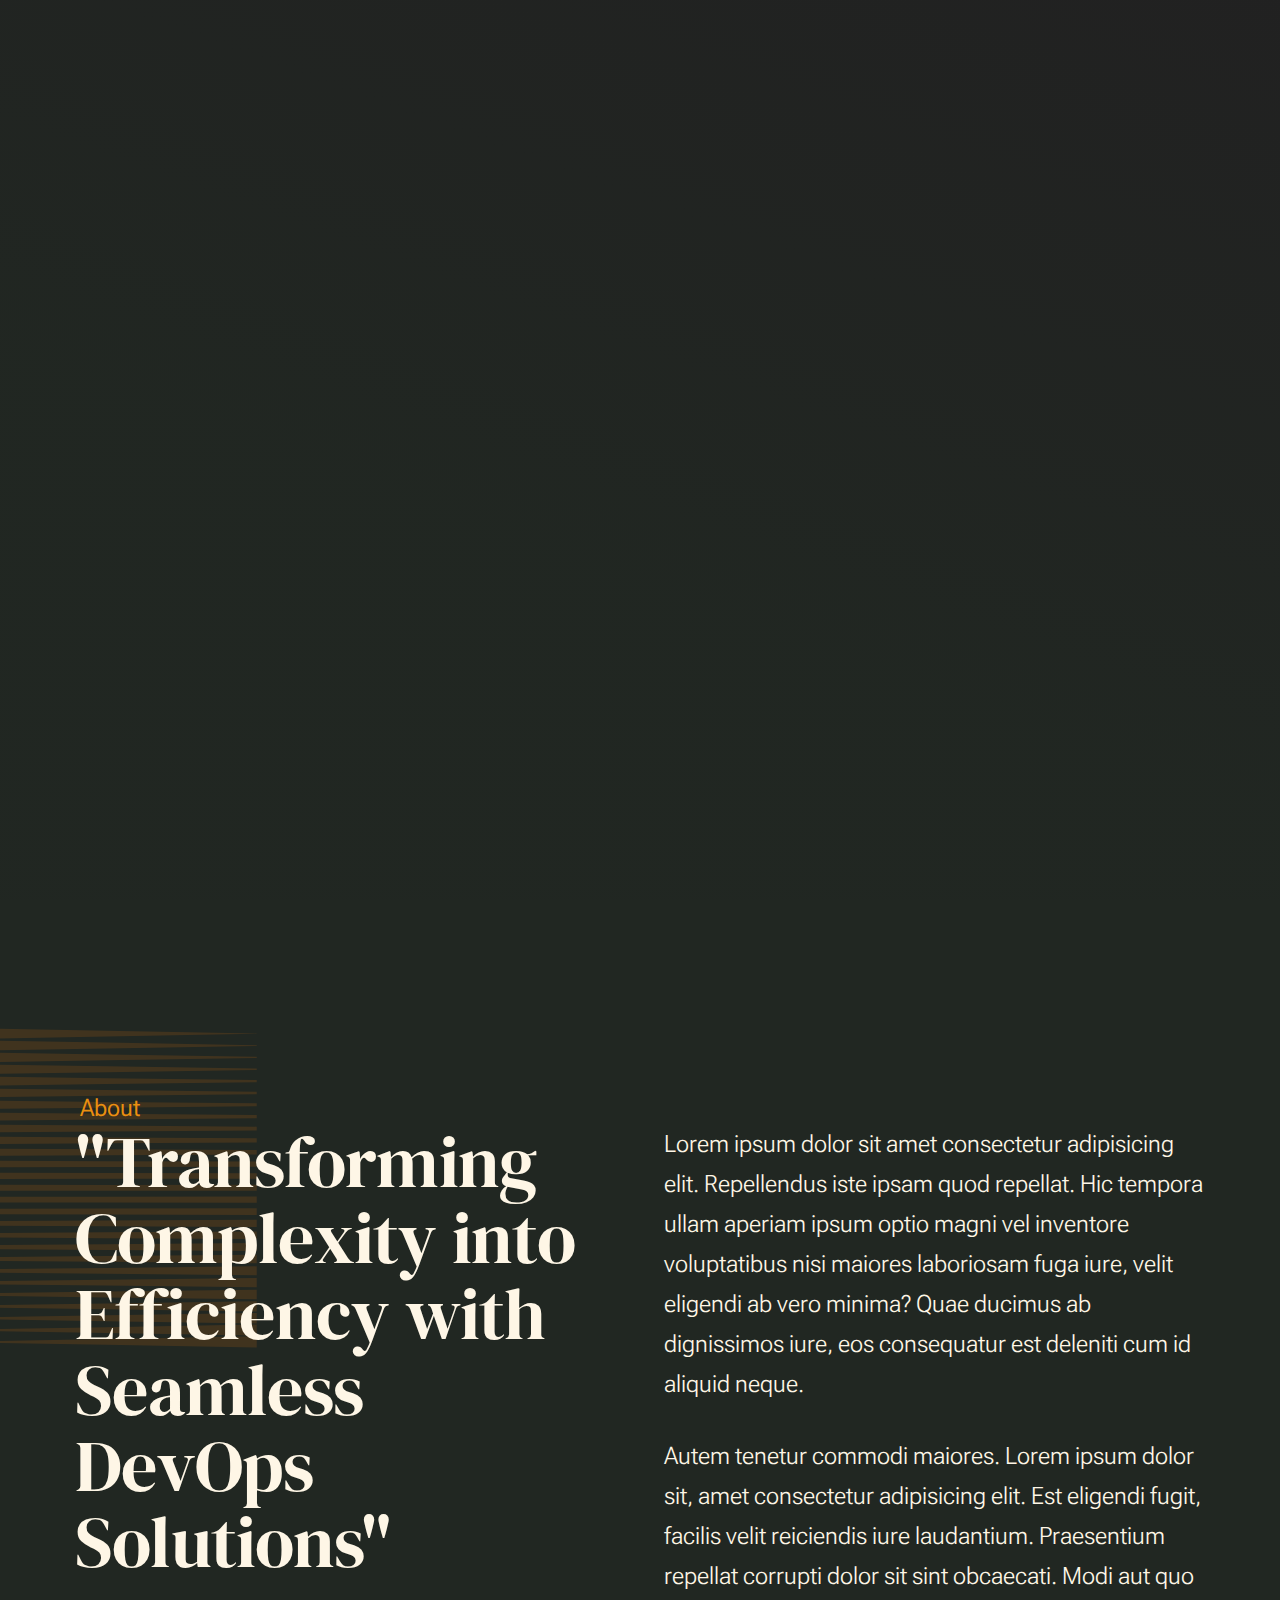
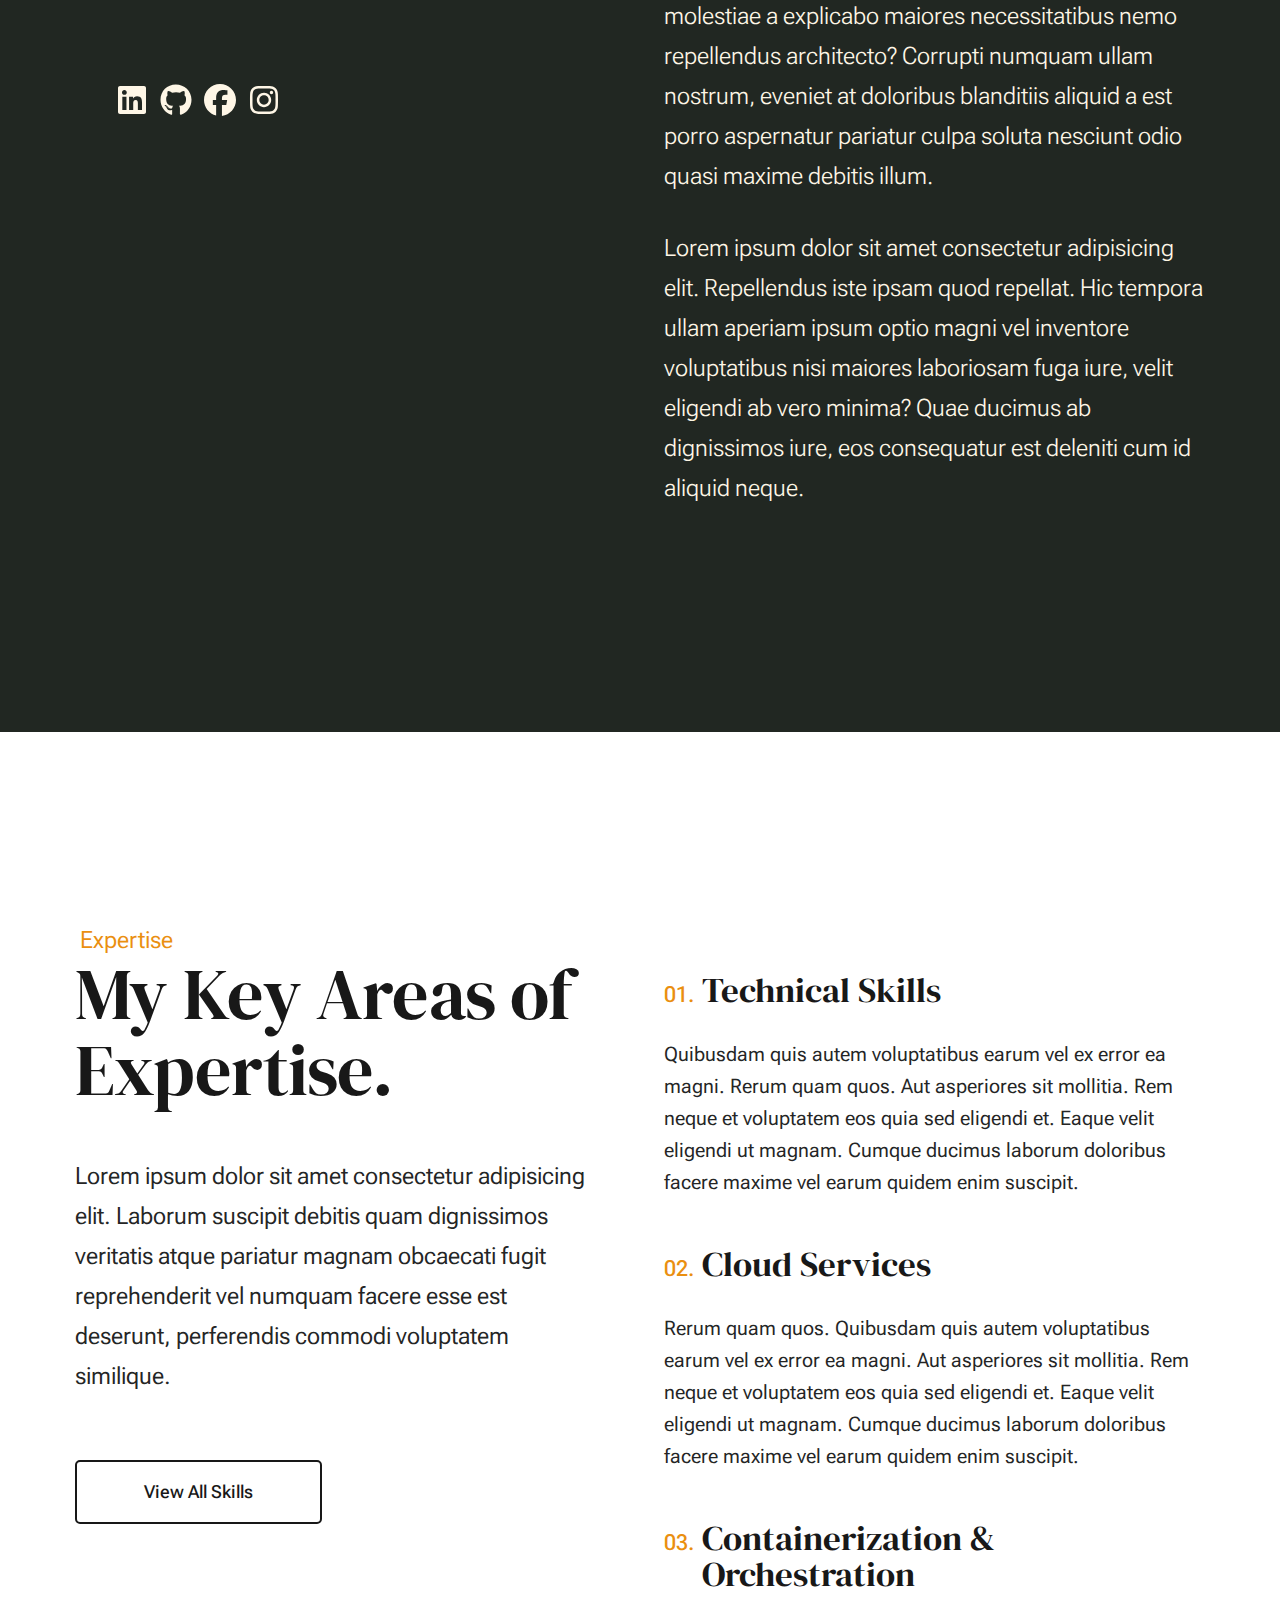
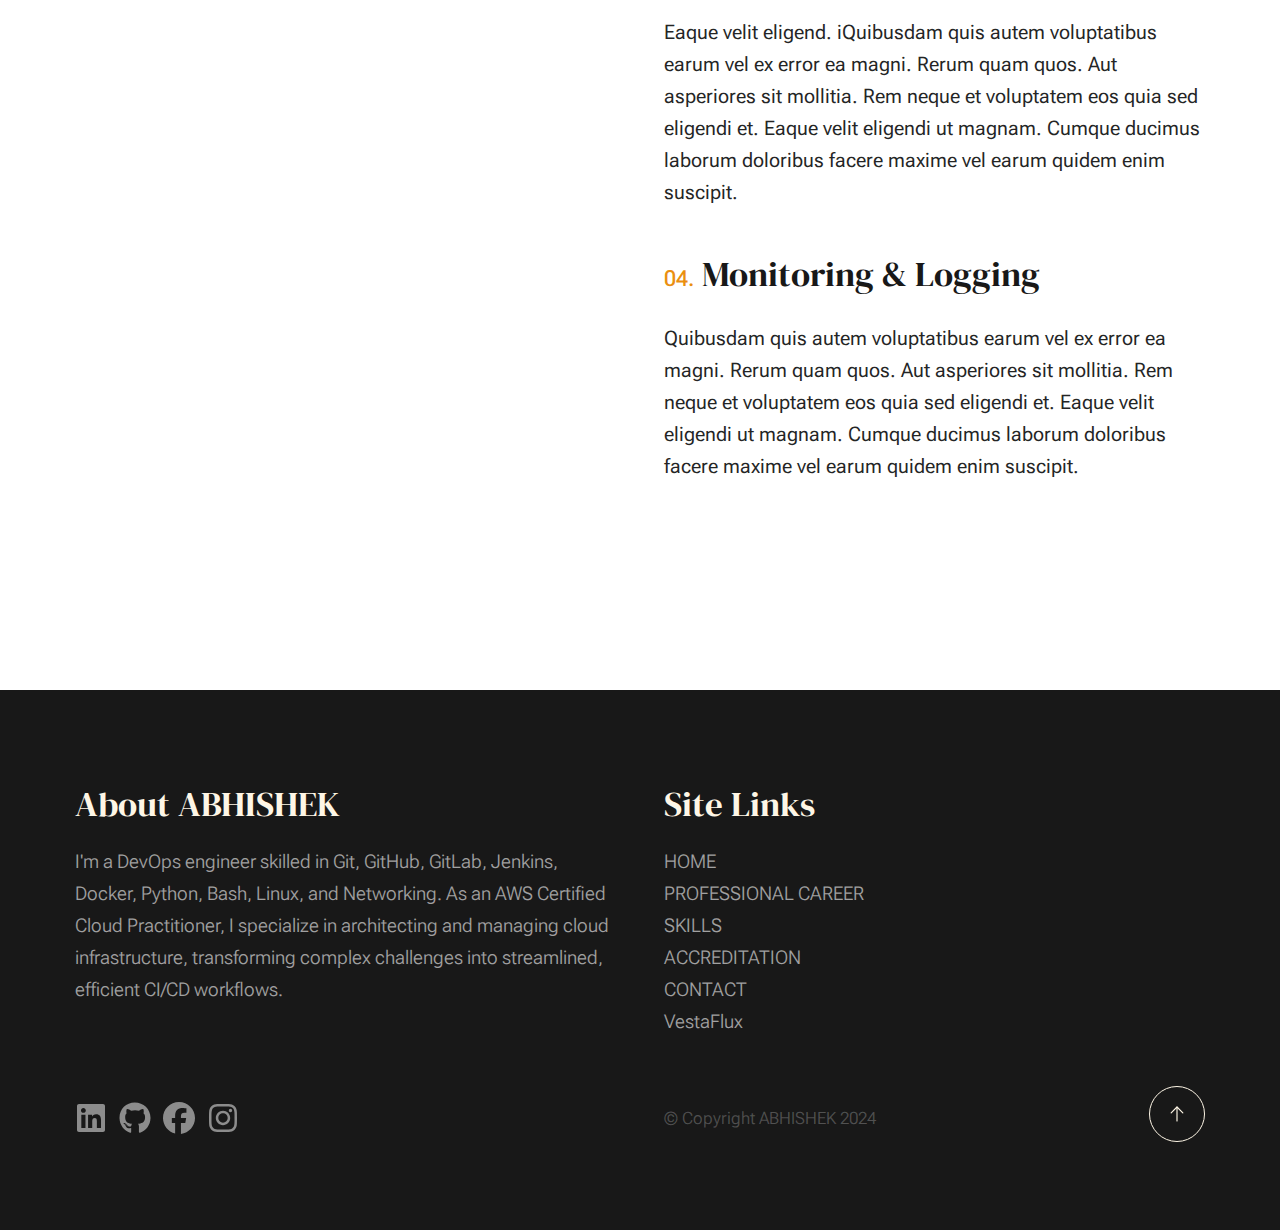
<file: index.html>
<!--==============================================
                index.html
==============================================-->

<!DOCTYPE html>
<html lang="en" class="no-js" >
<head>



<!--==============================================
                BASIC PAGE NEEDS
==============================================-->

    <meta charset="utf-8">
    <meta name="viewport" content="width=device-width, initial-scale=1">
    <title>ABHISHEK</title>
    <script>
        document.documentElement.classList.remove('no-js');
        document.documentElement.classList.add('js');
    </script>



<!--==============================================
                    CSS
==============================================-->

    <link rel="stylesheet" href="css/vendor.css">
    <link rel="stylesheet" href="css/styles.css">



<!--==============================================
                    FAVICONS
==============================================-->

    <link rel="apple-touch-icon" sizes="180x180" href="images/favicon/apple-touch-icon.png">
    <link rel="icon" type="image/png" sizes="192x192" href="images/favicon/android-chrome-192x192.png">
    <link rel="icon" type="image/png" sizes="512x512" href="images/favicon/android-chrome-512x512.png">
    <link rel="icon" type="image/png" sizes="32x32" href="images/favicon/favicon-32x32.png">
    <link rel="icon" type="image/png" sizes="16x16" href="images/favicon/favicon-16x16.png">
    <link rel="icon" type="image/x-icon" href="images/favicon/favicon.ico">
    <link rel="manifest" href="images/favicon/site.webmanifest">
    <meta name="theme-color" content="#ffffff">
</head>
<body id="top">



<!--==============================================
                PRELOADER
===============================================-->

    <div id="preloader">
        <div id="loader" class="dots-fade">
            <div></div>
            <div></div>
            <div></div>
        </div>
    </div>



<!--==============================================
                PAGE WRAP
===============================================-->

    <div id="page" class="s-pagewrap ss-home">



<!--==============================================
                SITE HEADER
===============================================-->

        <header class="s-header">
            <div class="row s-header__inner width-sixteen-col">
                <div class="s-header__block">
                    <div class="s-header__logo">
                        <a class="logo" href="index.html">
                            <img src="images/logo.svg" alt="Homepage">
                        </a>
                    </div>
                    <a class="s-header__menu-toggle" href="#0"><span>Menu</span></a>
                </div>
                <nav class="s-header__nav">
                    <ul class="s-header__menu-links">
                        <li><a href="procareer.html">PROFESSIONAL CAREER</a></li>
                        <li><a href="skills.html">SKILLS</a></li>
                        <li><a href="accreditation.html">ACCREDITATION</a></li>
                        <li><a href="contact.html">CONTACT</a></li>
                    </ul> 
                    <div class="s-header__contact">
                        <a href="javascript:void(0);" class="btn btn--primary s-header__contact-btn" onclick="DownloadFile('RESUME@AbhishekKumar.pdf')">DOWNLOAD RESUME</a>                     
                    </div> 
                </nav> 
            </div> 
        </header>



<!--==============================================
            SITE MAIN CONTAINT
===============================================-->

    <section id="content" class="s-content">



<!--==============================================
                INTRODUCTION
==============================================-->

            <section id="intro" class="s-intro">
                <div class="row s-intro__content width-sixteen-col">
                    <div class="column lg-12 s-intro__content-inner grid-block">
                        <div class="s-intro__content-text">
                            <div class="s-intro__content-pretitle text-pretitle">Hello, I'm ABHISHEK KUMAR</div>
                            <br><br>
                            <h1 class="s-intro__content-title">
                            "I Design and Implement DevOps<br>
                            Solutions that Streamline<br>
                            Development Pipeline and<br>
                            Boost Operational Efficiency".
                            </h1>
                        </div> 
                        <div class="s-intro__content-media"> 
                            <div class="s-intro__content-media-inner">     
                                <img src="images/intro.jpeg" alt="Will Add Image Soon">                          
                                <div class="lines">                               
                                    <span></span>                                  
                                </div>
                            </div>
                        </div>                     
                        <div class="s-intro__scroll-down">
                            <a href="#about" class="smoothscroll">
                                <div class="scroll-icon">
                                    <svg xmlns="http://www.w3.org/2000/svg" viewBox="0 0 24 24" width="36" height="36" fill="none" stroke="#97b34a" stroke-width="1" stroke-linecap="round" stroke-linejoin="round">&lt;!--!  Atomicons Free 1.00 by @atisalab License - https://atomicons.com/license/ (Icons: CC BY 4.0) Copyright 2021 Atomicons --&gt;<polyline points="7 13 12 18 17 13"></polyline><line x1="12" y1="18" x2="12" y2="6"></line></svg>
                                </div>
                                <span>Scroll For More</span>
                            </a>
                        </div>   
                    </div> 
                </div> 
            </section> 



<!--==============================================
                ABOUT
==============================================-->

            <section id="about" class="s-about target-section">
                <div class="row s-about__content width-sixteen-col">
                    <div class="column grid-block grid-section-split">
                        <img src="images/shape.svg" alt="" class="s-about__content-imgbg">

                        <div class="section-header grid-section-split__header">
                            <div class="text-pretitle">About</div>                           
                            <h4 class="text-display-title">
                            "Transforming Complexity into Efficiency with Seamless DevOps Solutions"
                            </h4>                           
                        </div> 
                        <div class="s-about__content-main grid-section-split__primary">
                            <p class="attention-getter">
                            Lorem ipsum dolor sit amet consectetur adipisicing elit. 
                            Repellendus iste ipsam quod repellat. Hic tempora ullam aperiam 
                            ipsum optio magni vel inventore voluptatibus nisi maiores laboriosam 
                            fuga iure, velit eligendi ab vero minima? Quae ducimus ab dignissimos 
                            iure, eos consequatur est deleniti cum id aliquid neque.
                            </p>
                            <p class="attention-getter">
                            Autem tenetur commodi maiores. Lorem ipsum dolor sit, amet consectetur adipisicing elit.  
                            Est eligendi fugit, facilis velit reiciendis iure laudantium. Praesentium repellat 
                            corrupti dolor sit sint obcaecati. Modi aut quo molestiae a explicabo maiores necessitatibus 
                            nemo repellendus architecto? Corrupti numquam ullam nostrum, eveniet at doloribus blanditiis 
                            aliquid a est porro aspernatur pariatur culpa soluta nesciunt odio quasi maxime debitis illum.
                            </p>
                            <p class="attention-getter">
                            Lorem ipsum dolor sit amet consectetur adipisicing elit. 
                            Repellendus iste ipsam quod repellat. Hic tempora ullam aperiam 
                            ipsum optio magni vel inventore voluptatibus nisi maiores laboriosam 
                            fuga iure, velit eligendi ab vero minima? Quae ducimus ab dignissimos 
                            iure, eos consequatur est deleniti cum id aliquid neque.
                            </p>
                        </div> 
                        <div class="s-about__content-btn grid-section-split__bottom">
                            <ul class="s-about__social social-list">
                                <li>
                                    <a href="https://www.linkedin.com/in/abhishekkumar1602" target="_blank">
                                        <svg xmlns="http://www.w3.org/2000/svg" viewBox="0 0 448 512"><path d="M416 32H31.9C14.3 32 0 46.5 0 64.3v383.4C0 465.5 14.3 480 31.9 480H416c17.6 0 32-14.5 32-32.3V64.3c0-17.8-14.4-32.3-32-32.3zM135.4 416H69V202.2h66.5V416zm-33.2-243c-21.3 0-38.5-17.3-38.5-38.5S80.9 96 102.2 96c21.2 0 38.5 17.3 38.5 38.5 0 21.3-17.2 38.5-38.5 38.5zm282.1 243h-66.4V312c0-24.8-.5-56.7-34.5-56.7-34.6 0-39.9 27-39.9 54.9V416h-66.4V202.2h63.7v29.2h.9c8.9-16.8 30.6-34.5 62.9-34.5 67.2 0 79.7 44.3 79.7 101.9V416z"/></svg>
                                        <span class="u-screen-reader-text">LinkedIN</span>
                                    </a>
                                </li>
                                <li>
                                    <a href="https://github.com/AbhishekKumar1602" target="_blank">
                                        <svg xmlns="http://www.w3.org/2000/svg" viewBox="0 0 496 512"><path d="M165.9 397.4c0 2-2.3 3.6-5.2 3.6-3.3 .3-5.6-1.3-5.6-3.6 0-2 2.3-3.6 5.2-3.6 3-.3 5.6 1.3 5.6 3.6zm-31.1-4.5c-.7 2 1.3 4.3 4.3 4.9 2.6 1 5.6 0 6.2-2s-1.3-4.3-4.3-5.2c-2.6-.7-5.5 .3-6.2 2.3zm44.2-1.7c-2.9 .7-4.9 2.6-4.6 4.9 .3 2 2.9 3.3 5.9 2.6 2.9-.7 4.9-2.6 4.6-4.6-.3-1.9-3-3.2-5.9-2.9zM244.8 8C106.1 8 0 113.3 0 252c0 110.9 69.8 205.8 169.5 239.2 12.8 2.3 17.3-5.6 17.3-12.1 0-6.2-.3-40.4-.3-61.4 0 0-70 15-84.7-29.8 0 0-11.4-29.1-27.8-36.6 0 0-22.9-15.7 1.6-15.4 0 0 24.9 2 38.6 25.8 21.9 38.6 58.6 27.5 72.9 20.9 2.3-16 8.8-27.1 16-33.7-55.9-6.2-112.3-14.3-112.3-110.5 0-27.5 7.6-41.3 23.6-58.9-2.6-6.5-11.1-33.3 2.6-67.9 20.9-6.5 69 27 69 27 20-5.6 41.5-8.5 62.8-8.5s42.8 2.9 62.8 8.5c0 0 48.1-33.6 69-27 13.7 34.7 5.2 61.4 2.6 67.9 16 17.7 25.8 31.5 25.8 58.9 0 96.5-58.9 104.2-114.8 110.5 9.2 7.9 17 22.9 17 46.4 0 33.7-.3 75.4-.3 83.6 0 6.5 4.6 14.4 17.3 12.1C428.2 457.8 496 362.9 496 252 496 113.3 383.5 8 244.8 8zM97.2 352.9c-1.3 1-1 3.3 .7 5.2 1.6 1.6 3.9 2.3 5.2 1 1.3-1 1-3.3-.7-5.2-1.6-1.6-3.9-2.3-5.2-1zm-10.8-8.1c-.7 1.3 .3 2.9 2.3 3.9 1.6 1 3.6 .7 4.3-.7 .7-1.3-.3-2.9-2.3-3.9-2-.6-3.6-.3-4.3 .7zm32.4 35.6c-1.6 1.3-1 4.3 1.3 6.2 2.3 2.3 5.2 2.6 6.5 1 1.3-1.3 .7-4.3-1.3-6.2-2.2-2.3-5.2-2.6-6.5-1zm-11.4-14.7c-1.6 1-1.6 3.6 0 5.9 1.6 2.3 4.3 3.3 5.6 2.3 1.6-1.3 1.6-3.9 0-6.2-1.4-2.3-4-3.3-5.6-2z"/></svg>                                        
                                        <span class="u-screen-reader-text">GitHub</span>
                                    </a>
                                </li>
                                <!-- <li>
                                    <a href="https://vestaflux.com" target="_blank">
                                        <svg xmlns="http://www.w3.org/2000/svg" viewBox="0 0 496 512"></svg><path d="M20.66 6.98a9.932 9.932 0 0 0-3.641-3.64C15.486 2.447 13.813 2 12 2s-3.486.447-5.02 1.34c-1.533.893-2.747 2.107-3.64 3.64S2 10.187 2 12s.446 3.487 1.34 5.02a9.924 9.924 0 0 0 3.641 3.64C8.514 21.553 10.187 22 12 22s3.486-.447 5.02-1.34a9.932 9.932 0 0 0 3.641-3.64C21.554 15.487 22 13.813 22 12s-.446-3.487-1.34-5.02zM12 3.66c2 0 3.772.64 5.32 1.919-.92 1.174-2.286 2.14-4.1 2.9-1.002-1.813-2.088-3.327-3.261-4.54A7.715 7.715 0 0 1 12 3.66zM5.51 6.8a8.116 8.116 0 0 1 2.711-2.22c1.212 1.201 2.325 2.7 3.34 4.5-2 .6-4.114.9-6.341.9-.573 0-1.006-.013-1.3-.04A8.549 8.549 0 0 1 5.51 6.8zM3.66 12c0-.054.003-.12.01-.2.007-.08.01-.146.01-.2.254.014.641.02 1.161.02 2.666 0 5.146-.367 7.439-1.1.187.373.381.793.58 1.26-1.32.293-2.674 1.006-4.061 2.14S6.4 16.247 5.76 17.5c-1.4-1.587-2.1-3.42-2.1-5.5zM12 20.34c-1.894 0-3.594-.587-5.101-1.759.601-1.187 1.524-2.322 2.771-3.401 1.246-1.08 2.483-1.753 3.71-2.02a29.441 29.441 0 0 1 1.56 6.62 8.166 8.166 0 0 1-2.94.56zm7.08-3.96a8.351 8.351 0 0 1-2.58 2.621c-.24-2.08-.7-4.107-1.379-6.081.932-.066 1.765-.1 2.5-.1.799 0 1.686.034 2.659.1a8.098 8.098 0 0 1-1.2 3.46zm-1.24-5c-1.16 0-2.233.047-3.22.14a27.053 27.053 0 0 0-.68-1.62c2.066-.906 3.532-2.006 4.399-3.3 1.2 1.414 1.854 3.027 1.96 4.84-.812-.04-1.632-.06-2.459-.06z"></path></svg>
                                        <span class="u-screen-reader-text">VestaFlux</span>
                                    </a>
                                </li> -->
                                <li>
                                    <a href="#0">
                                        <svg xmlns="http://www.w3.org/2000/svg" viewBox="0 0 512 512"><path d="M512 256C512 114.6 397.4 0 256 0S0 114.6 0 256C0 376 82.7 476.8 194.2 504.5V334.2H141.4V256h52.8V222.3c0-87.1 39.4-127.5 125-127.5c16.2 0 44.2 3.2 55.7 6.4V172c-6-.6-16.5-1-29.6-1c-42 0-58.2 15.9-58.2 57.2V256h83.6l-14.4 78.2H287V510.1C413.8 494.8 512 386.9 512 256h0z"/></svg>                                
                                        <span class="u-screen-reader-text">Facebook</span>
                                    </a>
                                </li>
                                <li>
                                    <a href="#0">
                                        <svg xmlns="http://www.w3.org/2000/svg" viewBox="0 0 448 512"><path d="M224.1 141c-63.6 0-114.9 51.3-114.9 114.9s51.3 114.9 114.9 114.9S339 319.5 339 255.9 287.7 141 224.1 141zm0 189.6c-41.1 0-74.7-33.5-74.7-74.7s33.5-74.7 74.7-74.7 74.7 33.5 74.7 74.7-33.6 74.7-74.7 74.7zm146.4-194.3c0 14.9-12 26.8-26.8 26.8-14.9 0-26.8-12-26.8-26.8s12-26.8 26.8-26.8 26.8 12 26.8 26.8zm76.1 27.2c-1.7-35.9-9.9-67.7-36.2-93.9-26.2-26.2-58-34.4-93.9-36.2-37-2.1-147.9-2.1-184.9 0-35.8 1.7-67.6 9.9-93.9 36.1s-34.4 58-36.2 93.9c-2.1 37-2.1 147.9 0 184.9 1.7 35.9 9.9 67.7 36.2 93.9s58 34.4 93.9 36.2c37 2.1 147.9 2.1 184.9 0 35.9-1.7 67.7-9.9 93.9-36.2 26.2-26.2 34.4-58 36.2-93.9 2.1-37 2.1-147.8 0-184.8zM398.8 388c-7.8 19.6-22.9 34.7-42.6 42.6-29.5 11.7-99.5 9-132.1 9s-102.7 2.6-132.1-9c-19.6-7.8-34.7-22.9-42.6-42.6-11.7-29.5-9-99.5-9-132.1s-2.6-102.7 9-132.1c7.8-19.6 22.9-34.7 42.6-42.6 29.5-11.7 99.5-9 132.1-9s102.7-2.6 132.1 9c19.6 7.8 34.7 22.9 42.6 42.6 11.7 29.5 9 99.5 9 132.1s2.7 102.7-9 132.1z"/></svg>                                
                                        <span class="u-screen-reader-text">Instagram</span>
                                    </a>
                                </li>
                            </ul> 
                        </div> 
                    </div> 
                </div>
            </section> 



<!--==============================================
                EXPERTIES
===============================================-->

            <section id="expertise" class="s-expertise">
                <div class="row s-expertise__content width-sixteen-col">
                    <div class="column xl-12 grid-block grid-section-split">
                        <div class="section-header grid-section-split__header">
                            <div class="text-pretitle">Expertise</div>                           
                            <h2 class="text-display-title">
                            My Key Areas of Expertise.
                            </h2>     
                            <p class="lead">
                            Lorem ipsum dolor sit amet consectetur adipisicing elit. Laborum suscipit debitis quam dignissimos veritatis atque pariatur magnam obcaecati fugit reprehenderit vel numquam facere esse est deserunt, perferendis commodi voluptatem similique.
                            </p>
                        </div>
                        <div class="s-expertise__content-main grid-section-split__primary">
                            <div class="grid-list-items list-items show-ctr">
                                <div class="grid-list-items__item list-items__item">
                                    <div class="grid-list-items__title list-items__item-header">
                                        <h3 class="list-items__item-title">Technical Skills</h3>
                                    </div>
                                    <div class="grid-list-items__text list-items__item-text">
                                        <p>
                                        Quibusdam quis autem voluptatibus earum vel ex error ea magni. Rerum quam quos. Aut asperiores 
                                        sit mollitia. Rem neque et voluptatem eos quia sed eligendi et. Eaque velit eligendi ut 
                                        magnam. Cumque ducimus laborum doloribus facere maxime vel earum quidem enim suscipit.
                                        </p>
                                    </div>
                                </div>
                                <div class="grid-list-items__item list-items__item">
                                    <div class="grid-list-items__title list-items__item-header">
                                        <h3 class="list-items__item-title">Cloud Services</h3>
                                    </div>
                                    <div class="grid-list-items__text list-items__item-text">
                                        <p>
                                        Rerum quam quos. Quibusdam quis autem voluptatibus earum vel ex error ea magni. Aut asperiores 
                                        sit mollitia. Rem neque et voluptatem eos quia sed eligendi et. Eaque velit eligendi ut 
                                        magnam. Cumque ducimus laborum doloribus facere maxime vel earum quidem enim suscipit.
                                        </p>
                                    </div>
                                </div> 
                                <div class="grid-list-items__item list-items__item">
                                    <div class="grid-list-items__title list-items__item-header">
                                        <h3 class="list-items__item-title">Containerization & Orchestration</h3>
                                    </div>
                                    <div class="grid-list-items__text list-items__item-text">
                                        <p>
                                        Eaque velit eligend. iQuibusdam quis autem voluptatibus earum vel ex error ea magni. 
                                        Rerum quam quos. Aut asperiores sit mollitia. Rem neque et voluptatem eos quia sed eligendi et. 
                                        Eaque velit eligendi ut magnam. Cumque ducimus laborum doloribus facere maxime vel earum quidem enim suscipit.
                                        </p>
                                    </div>
                                </div>
                                <div class="grid-list-items__item list-items__item">
                                    <div class="grid-list-items__title list-items__item-header">
                                        <h3 class="list-items__item-title">Monitoring & Logging</h3>
                                    </div>
                                    <div class="grid-list-items__text list-items__item-text">
                                        <p>
                                        Quibusdam quis autem voluptatibus earum vel ex error ea magni. Rerum quam quos. Aut asperiores 
                                        sit mollitia. Rem neque et voluptatem eos quia sed eligendi et. Eaque velit eligendi ut 
                                        magnam. Cumque ducimus laborum doloribus facere maxime vel earum quidem enim suscipit.
                                        </p>
                                    </div>
                                </div> 
                            </div> 
                        </div> 
                        <div class="s-expertise__content-btn grid-section-split__bottom">
                            <a href="skills.html" class="btn btn--stroke u-fullwidth">View All Skills</a>
                        </div> 
                    </div> 
                </div> 
            </section>



<!--==================================================
                    FOOTER 
===================================================-->

        <footer class="s-footer">
            <div class="row s-footer__content">
                <div class="column xl-6 lg-6 md-12 s-footer__block s-footer__about">                    
                    <h3>About ABHISHEK</h3>
                    <p>
                    I'm a DevOps engineer skilled in Git, GitHub, GitLab, Jenkins, Docker, 
                    Python, Bash, Linux, and Networking. As an AWS Certified Cloud Practitioner, 
                    I specialize in architecting and managing cloud infrastructure, transforming
                    complex challenges into streamlined, efficient CI/CD workflows.
                    </p>               
                </div>                
                <div class="column xl-3 lg-6 md-12 s-footer__block s-footer__site-links">
                    <h3>Site Links</h3>
                    <ul class="link-list">
                        <li><a href="index.html">HOME</a></li>
                        <li><a href="procareer.html">PROFESSIONAL CAREER</a></li>
                        <li><a href="skills.html">SKILLS</a></li>
                        <li><a href="accreditation.html">ACCREDITATION</a></li>
                        <li><a href="contact.html">CONTACT</a></li>
                        <li><a href="https://www.vestaflux.com">VestaFlux</a></li>
                    </ul>
                </div>
            </div>    
            <div class="row s-footer__bottom">
                <div class="column xl-6 lg-12">
                    <ul class="s-footer__social social-list">
                        <li>
                            <a href="https://www.linkedin.com/in/abhishekkumar1602" target="_blank">
                                <svg xmlns="http://www.w3.org/2000/svg" viewBox="0 0 448 512"><path d="M416 32H31.9C14.3 32 0 46.5 0 64.3v383.4C0 465.5 14.3 480 31.9 480H416c17.6 0 32-14.5 32-32.3V64.3c0-17.8-14.4-32.3-32-32.3zM135.4 416H69V202.2h66.5V416zm-33.2-243c-21.3 0-38.5-17.3-38.5-38.5S80.9 96 102.2 96c21.2 0 38.5 17.3 38.5 38.5 0 21.3-17.2 38.5-38.5 38.5zm282.1 243h-66.4V312c0-24.8-.5-56.7-34.5-56.7-34.6 0-39.9 27-39.9 54.9V416h-66.4V202.2h63.7v29.2h.9c8.9-16.8 30.6-34.5 62.9-34.5 67.2 0 79.7 44.3 79.7 101.9V416z"/></svg>
                                <span class="u-screen-reader-text">LinkedIN</span>
                            </a>
                        </li>
                        <li>
                            <a href="https://github.com/AbhishekKumar1602" target="_blank">
                                <svg xmlns="http://www.w3.org/2000/svg" viewBox="0 0 496 512"><path d="M165.9 397.4c0 2-2.3 3.6-5.2 3.6-3.3 .3-5.6-1.3-5.6-3.6 0-2 2.3-3.6 5.2-3.6 3-.3 5.6 1.3 5.6 3.6zm-31.1-4.5c-.7 2 1.3 4.3 4.3 4.9 2.6 1 5.6 0 6.2-2s-1.3-4.3-4.3-5.2c-2.6-.7-5.5 .3-6.2 2.3zm44.2-1.7c-2.9 .7-4.9 2.6-4.6 4.9 .3 2 2.9 3.3 5.9 2.6 2.9-.7 4.9-2.6 4.6-4.6-.3-1.9-3-3.2-5.9-2.9zM244.8 8C106.1 8 0 113.3 0 252c0 110.9 69.8 205.8 169.5 239.2 12.8 2.3 17.3-5.6 17.3-12.1 0-6.2-.3-40.4-.3-61.4 0 0-70 15-84.7-29.8 0 0-11.4-29.1-27.8-36.6 0 0-22.9-15.7 1.6-15.4 0 0 24.9 2 38.6 25.8 21.9 38.6 58.6 27.5 72.9 20.9 2.3-16 8.8-27.1 16-33.7-55.9-6.2-112.3-14.3-112.3-110.5 0-27.5 7.6-41.3 23.6-58.9-2.6-6.5-11.1-33.3 2.6-67.9 20.9-6.5 69 27 69 27 20-5.6 41.5-8.5 62.8-8.5s42.8 2.9 62.8 8.5c0 0 48.1-33.6 69-27 13.7 34.7 5.2 61.4 2.6 67.9 16 17.7 25.8 31.5 25.8 58.9 0 96.5-58.9 104.2-114.8 110.5 9.2 7.9 17 22.9 17 46.4 0 33.7-.3 75.4-.3 83.6 0 6.5 4.6 14.4 17.3 12.1C428.2 457.8 496 362.9 496 252 496 113.3 383.5 8 244.8 8zM97.2 352.9c-1.3 1-1 3.3 .7 5.2 1.6 1.6 3.9 2.3 5.2 1 1.3-1 1-3.3-.7-5.2-1.6-1.6-3.9-2.3-5.2-1zm-10.8-8.1c-.7 1.3 .3 2.9 2.3 3.9 1.6 1 3.6 .7 4.3-.7 .7-1.3-.3-2.9-2.3-3.9-2-.6-3.6-.3-4.3 .7zm32.4 35.6c-1.6 1.3-1 4.3 1.3 6.2 2.3 2.3 5.2 2.6 6.5 1 1.3-1.3 .7-4.3-1.3-6.2-2.2-2.3-5.2-2.6-6.5-1zm-11.4-14.7c-1.6 1-1.6 3.6 0 5.9 1.6 2.3 4.3 3.3 5.6 2.3 1.6-1.3 1.6-3.9 0-6.2-1.4-2.3-4-3.3-5.6-2z"/></svg>                                        
                                <span class="u-screen-reader-text">GitHub</span>
                            </a>
                        </li>
                        <li>
                            <a href="#0">
                                <svg xmlns="http://www.w3.org/2000/svg" viewBox="0 0 512 512"><path d="M512 256C512 114.6 397.4 0 256 0S0 114.6 0 256C0 376 82.7 476.8 194.2 504.5V334.2H141.4V256h52.8V222.3c0-87.1 39.4-127.5 125-127.5c16.2 0 44.2 3.2 55.7 6.4V172c-6-.6-16.5-1-29.6-1c-42 0-58.2 15.9-58.2 57.2V256h83.6l-14.4 78.2H287V510.1C413.8 494.8 512 386.9 512 256h0z"/></svg>                                
                                <span class="u-screen-reader-text">Facebook</span>
                            </a>
                        </li>
                        <li>
                            <a href="#0">
                                <svg xmlns="http://www.w3.org/2000/svg" viewBox="0 0 448 512"><path d="M224.1 141c-63.6 0-114.9 51.3-114.9 114.9s51.3 114.9 114.9 114.9S339 319.5 339 255.9 287.7 141 224.1 141zm0 189.6c-41.1 0-74.7-33.5-74.7-74.7s33.5-74.7 74.7-74.7 74.7 33.5 74.7 74.7-33.6 74.7-74.7 74.7zm146.4-194.3c0 14.9-12 26.8-26.8 26.8-14.9 0-26.8-12-26.8-26.8s12-26.8 26.8-26.8 26.8 12 26.8 26.8zm76.1 27.2c-1.7-35.9-9.9-67.7-36.2-93.9-26.2-26.2-58-34.4-93.9-36.2-37-2.1-147.9-2.1-184.9 0-35.8 1.7-67.6 9.9-93.9 36.1s-34.4 58-36.2 93.9c-2.1 37-2.1 147.9 0 184.9 1.7 35.9 9.9 67.7 36.2 93.9s58 34.4 93.9 36.2c37 2.1 147.9 2.1 184.9 0 35.9-1.7 67.7-9.9 93.9-36.2 26.2-26.2 34.4-58 36.2-93.9 2.1-37 2.1-147.8 0-184.8zM398.8 388c-7.8 19.6-22.9 34.7-42.6 42.6-29.5 11.7-99.5 9-132.1 9s-102.7 2.6-132.1-9c-19.6-7.8-34.7-22.9-42.6-42.6-11.7-29.5-9-99.5-9-132.1s-2.6-102.7 9-132.1c7.8-19.6 22.9-34.7 42.6-42.6 29.5-11.7 99.5-9 132.1-9s102.7-2.6 132.1 9c19.6 7.8 34.7 22.9 42.6 42.6 11.7 29.5 9 99.5 9 132.1s2.7 102.7-9 132.1z"/></svg>                                
                                <span class="u-screen-reader-text">Instagram</span>
                            </a>
                        </li>
                    </ul>
                </div>
                <div class="column xl-6 lg-12">
                    <p class="ss-copyright">
                        <span>© Copyright ABHISHEK 2024</span> 
                    </p>
                </div>
                <div class="ss-go-top">
                    <a class="smoothscroll" title="Back to Top" href="#top">
                        <svg xmlns="http://www.w3.org/2000/svg" viewBox="0 0 24 24" width="36" height="36" fill="none" stroke="#ffffff" stroke-width="1" stroke-linecap="round" stroke-linejoin="round">&lt;!--!  Atomicons Free 1.00 by @atisalab License - https://atomicons.com/license/ (Icons: CC BY 4.0) Copyright 2021 Atomicons --&gt;<polyline points="17 11 12 6 7 11"></polyline><line x1="12" y1="18" x2="12" y2="6"></line></svg>
                    </a>
                </div>
            </div>
        </footer> 
    </div>



<!--==================================================
                    JAVA SCRIPT
===================================================-->

    <script src="js/plugins.js"></script>
    <script src="js/main.js"></script>

</body>
</html>
</file>
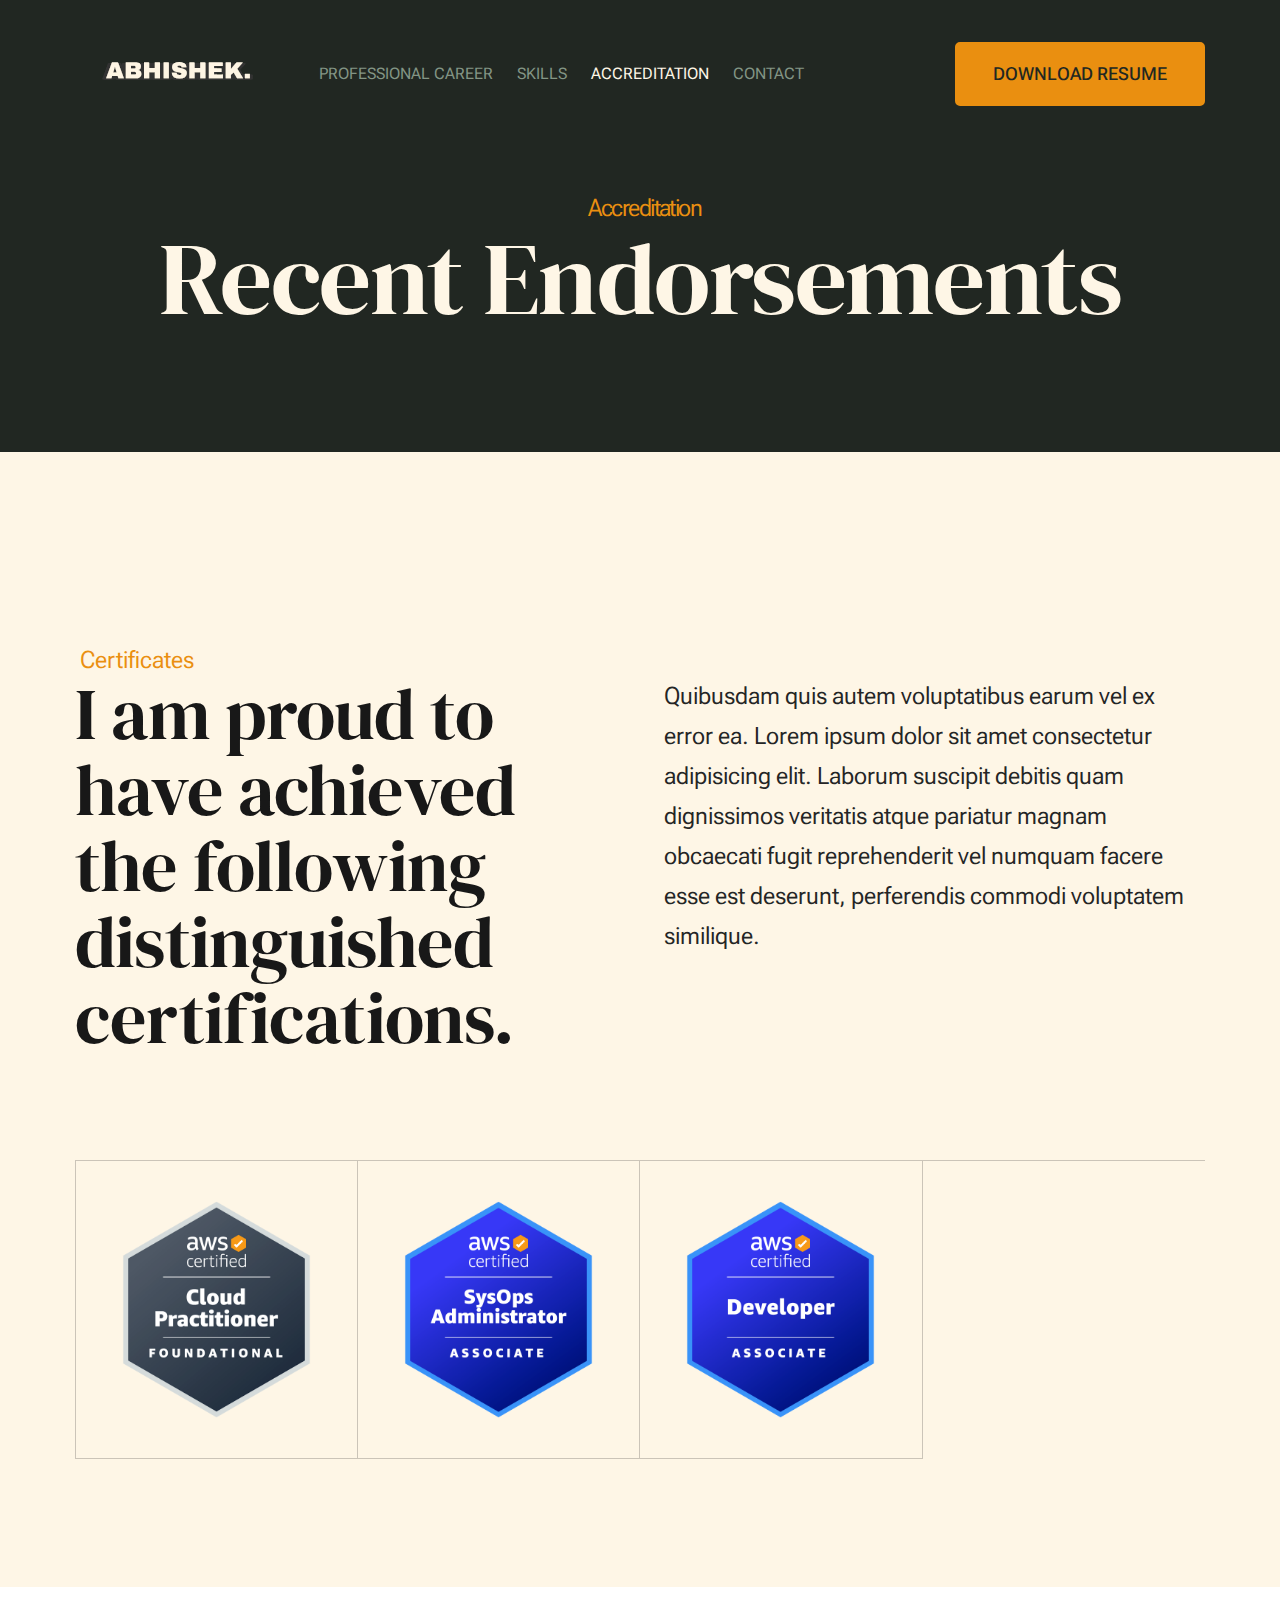
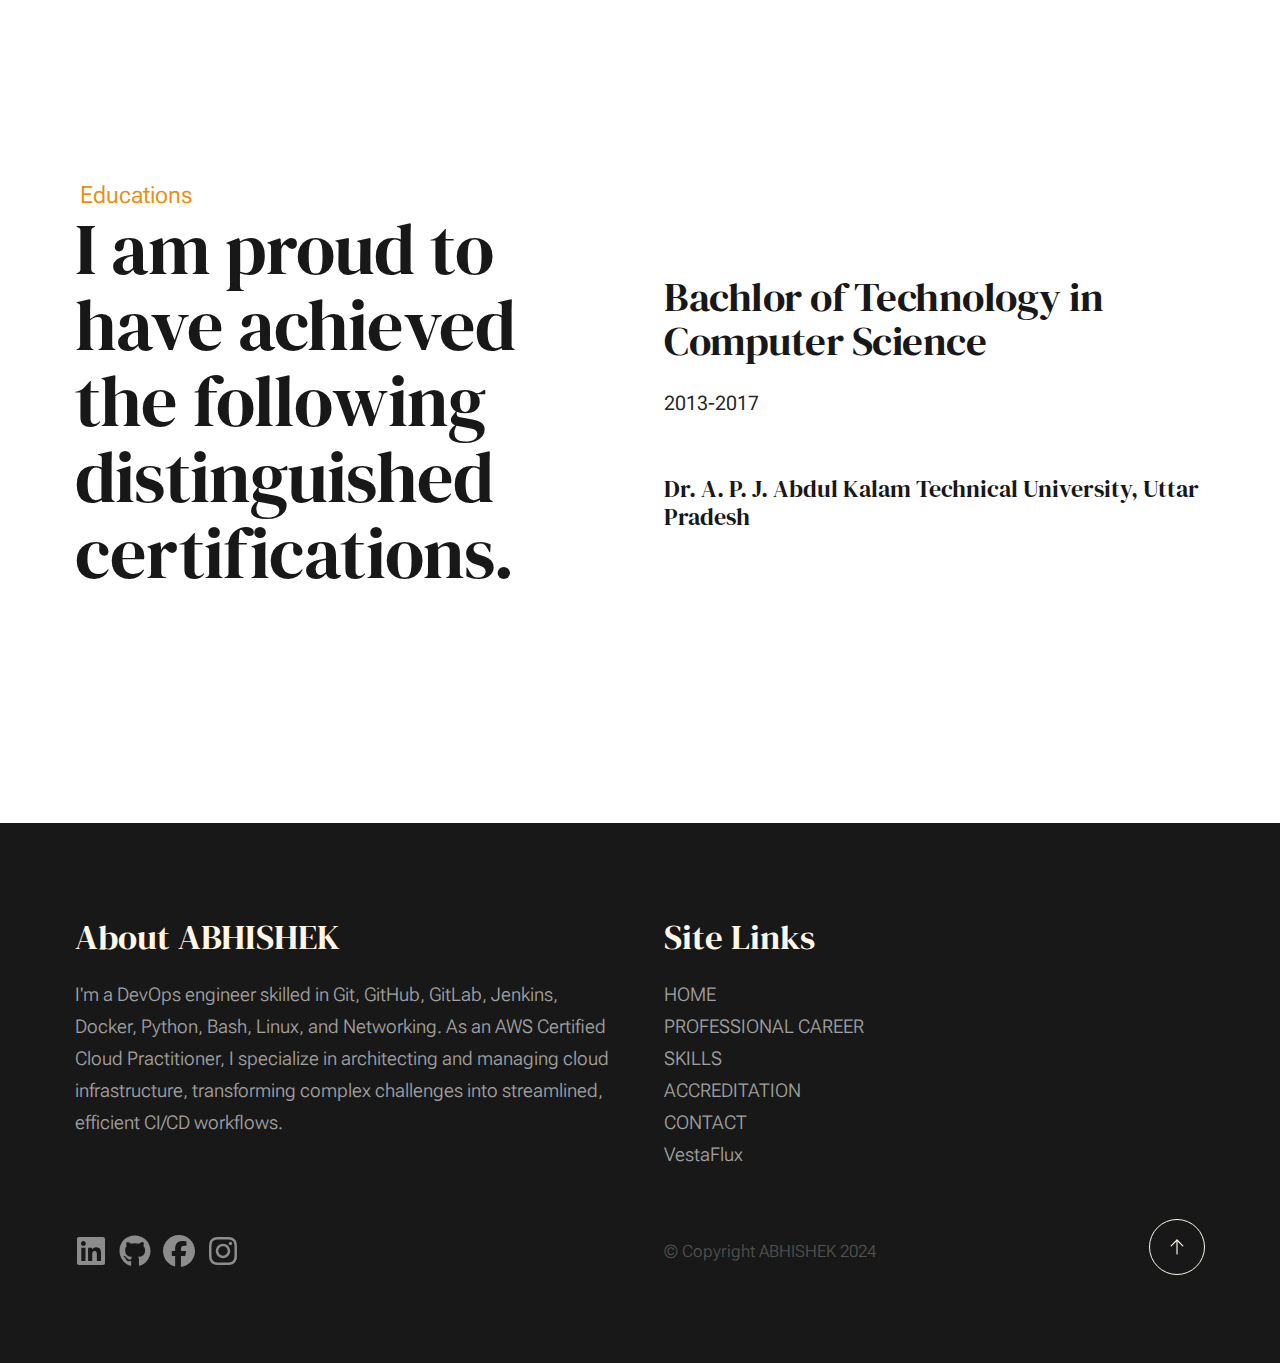
<file: accreditation.html>
<!--==============================================
            accreditation.html
==============================================-->

<!DOCTYPE html>
<html lang="en" class="no-js" >
<head>



<!--==============================================
                BASIC PAGE NEEDS
==============================================-->

    <meta charset="utf-8">
    <meta name="viewport" content="width=device-width, initial-scale=1">
    <title>Accreditation - ABHISHEK</title>
    <script>
        document.documentElement.classList.remove('no-js');
        document.documentElement.classList.add('js');
    </script>



<!--==============================================
                    CSS
==============================================-->

    <link rel="stylesheet" href="css/vendor.css">
    <link rel="stylesheet" href="css/styles.css">



<!--==============================================
                    FAVICONS
==============================================-->

    <link rel="apple-touch-icon" sizes="180x180" href="images/favicon/apple-touch-icon.png">
    <link rel="icon" type="image/png" sizes="192x192" href="images/favicon/android-chrome-192x192.png">
    <link rel="icon" type="image/png" sizes="512x512" href="images/favicon/android-chrome-512x512.png">
    <link rel="icon" type="image/png" sizes="32x32" href="images/favicon/favicon-32x32.png">
    <link rel="icon" type="image/png" sizes="16x16" href="images/favicon/favicon-16x16.png">
    <link rel="icon" type="image/x-icon" href="images/favicon/favicon.ico">
    <link rel="manifest" href="images/favicon/site.webmanifest">
    <meta name="theme-color" content="#ffffff">
</head>
<body id="top">



<!--==============================================
                PRELOADER
===============================================-->
    <div id="preloader">
        <div id="loader" class="dots-fade">
            <div></div>
            <div></div>
            <div></div>
        </div>
    </div>



<!--==============================================
                PAGE WRAP
===============================================-->

    <div id="page" class="s-pagewrap">



<!--==============================================
                SITE HEADER
===============================================-->

        <header class="s-header">
            <div class="row s-header__inner width-sixteen-col">
                <div class="s-header__block">
                    <div class="s-header__logo">
                        <a class="logo" href="index.html">
                            <img src="images/logo.svg" alt="Homepage">
                        </a>
                    </div>
                    <a class="s-header__menu-toggle" href="#0"><span>Menu</span></a>
                </div> 
                <nav class="s-header__nav">
                    <ul class="s-header__menu-links">
                        <li><a href="procareer.html">PROFESSIONAL CAREER</a></li>
                        <li><a href="skills.html">SKILLS</a></li>
                        <li class="current"><a href="accreditation.html">ACCREDITATION</a></li>
                        <li><a href="contact.html">CONTACT</a></li>
                    </ul>
                    <div class="s-header__contact">
                        <a href="javascript:void(0);" class="btn btn--primary s-header__contact-btn" onclick="DownloadFile('RESUME@AbhishekKumar.pdf')">DOWNLOAD RESUME</a>                        
                    </div>
                </nav> 
            </div> 
        </header> 



<!--==============================================
            SITE MAIN CONTAINT
===============================================-->

    <section id="content" class="s-content">
        <section class="s-pageheader pageheader">
            <div class="row">
                <div class="column xl-12">
                    <h1 class="page-title">
                        <span class="page-title__small-type text-pretitle">Accreditation</span>
                        Recent Endorsements
                        </h1>
                    </div>
                </div>
            </section>
            <section id="certificates" class="s-certificates">          
                <div class="row s-certificates__content-block width-sixteen-col">
                    <div class="column xl-12 grid-block grid-section-split">
                        <div class="section-header grid-section-split__header">
                            <div class="text-pretitle">Certificates</div>                           
                            <h2 class="text-display-title">
                            I am proud to have achieved the following distinguished certifications.
                            </h2>       
                        </div> 
                        <div class="grid-section-split__primary">
                            <p class="lead">
                            Quibusdam quis autem voluptatibus earum vel ex error ea. Lorem ipsum dolor sit amet consectetur 
                            adipisicing elit. Laborum suscipit debitis quam dignissimos veritatis atque pariatur magnam 
                            obcaecati fugit reprehenderit vel numquam facere esse est deserunt, perferendis commodi voluptatem similique.
                            </p>   
                        </div> 
                    </div>
                </div> 
                <div class="row s-certificates__content-block width-sixteen-col">
                    <div class="column xl-12">
                        <div class="certificates-list">                            
                            <div class="certificates-list__item">
                                <a href="https://www.credly.com/badges/4e498787-56ad-42cb-bf00-3a6577cd68f5/public_url" target="_blank">
                                    <img src="images/certificates/AWS Cloud Practioner Foundational.png" alt="AWS Cloud Practioner Foundational">
                                </a>
                            </div>
                            <div class="certificates-list__item">
                                <a href="0#" target="_blank">
                                    <img src="images/certificates/AWS SysOps Administrator Associate.png" alt="AWS SysOps Administrator Associate">
                                </a>
                            </div>
                            <div class="certificates-list__item">
                                <a href="0#" target="_blank">
                                    <img src="images/certificates/AWS Developer Associate.png" alt="AWS Developer Associate">
                                </a>
                            </div>
                        </div> 
                    </div> 
                </div>          
            </section> 
            </section>
            <section id="educations" class="s-educations">          
                <div class="row s-educations__content-block width-sixteen-col">
                    <div class="column xl-12 grid-block grid-section-split">
                        <div class="section-header grid-section-split__header">
                            <div class="text-pretitle">Educations</div>                           
                            <h2 class="text-display-title">
                            I am proud to have achieved the following distinguished certifications.
                            </h2>       
                        </div> 
                        <div class="grid-section-split__primary">
                            <p class="lead">
                            <h2>Bachlor of Technology in Computer Science</h2>
                            <p>2013-2017</p>
                            <h5>Dr. A. P. J. Abdul Kalam Technical University, Uttar Pradesh</h5>
                            </p>   
                        </div> 
                    </div>
                </div>          
            </section> 
        </section>
        

        

<!--==================================================
                    FOOTER 
===================================================-->

        <footer class="s-footer">
            <div class="row s-footer__content">
                <div class="column xl-6 lg-6 md-12 s-footer__block s-footer__about">                    
                    <h3>About ABHISHEK</h3>
                    <p>
                    I'm a DevOps engineer skilled in Git, GitHub, GitLab, Jenkins, Docker, 
                    Python, Bash, Linux, and Networking. As an AWS Certified Cloud Practitioner, 
                    I specialize in architecting and managing cloud infrastructure, transforming
                    complex challenges into streamlined, efficient CI/CD workflows.
                    </p>            
                </div>                
                <div class="column xl-3 lg-6 md-12 s-footer__block s-footer__site-links">
                    <h3>Site Links</h3>
                    <ul class="link-list">
                        <li><a href="index.html">HOME</a></li>
                        <li><a href="procareer.html">PROFESSIONAL CAREER</a></li>
                        <li><a href="skills.html">SKILLS</a></li>
                        <li><a href="accreditation.html">ACCREDITATION</a></li>
                        <li><a href="contact.html">CONTACT</a></li>
                        <li><a href="https://www.vestaflux.com">VestaFlux</a></li>
                    </ul>
                </div>
            </div>    
            <div class="row s-footer__bottom">
                <div class="column xl-6 lg-12">
                    <ul class="s-footer__social social-list">
                        <li>
                            <a href="https://www.linkedin.com/in/abhishekkumar1602" target="_blank">
                                <svg xmlns="http://www.w3.org/2000/svg" viewBox="0 0 448 512"><path d="M416 32H31.9C14.3 32 0 46.5 0 64.3v383.4C0 465.5 14.3 480 31.9 480H416c17.6 0 32-14.5 32-32.3V64.3c0-17.8-14.4-32.3-32-32.3zM135.4 416H69V202.2h66.5V416zm-33.2-243c-21.3 0-38.5-17.3-38.5-38.5S80.9 96 102.2 96c21.2 0 38.5 17.3 38.5 38.5 0 21.3-17.2 38.5-38.5 38.5zm282.1 243h-66.4V312c0-24.8-.5-56.7-34.5-56.7-34.6 0-39.9 27-39.9 54.9V416h-66.4V202.2h63.7v29.2h.9c8.9-16.8 30.6-34.5 62.9-34.5 67.2 0 79.7 44.3 79.7 101.9V416z"/></svg>
                                <span class="u-screen-reader-text">LinkedIN</span>
                            </a>
                        </li>
                        <li>
                            <a href="https://github.com/AbhishekKumar1602" target="_blank">
                                <svg xmlns="http://www.w3.org/2000/svg" viewBox="0 0 496 512"><path d="M165.9 397.4c0 2-2.3 3.6-5.2 3.6-3.3 .3-5.6-1.3-5.6-3.6 0-2 2.3-3.6 5.2-3.6 3-.3 5.6 1.3 5.6 3.6zm-31.1-4.5c-.7 2 1.3 4.3 4.3 4.9 2.6 1 5.6 0 6.2-2s-1.3-4.3-4.3-5.2c-2.6-.7-5.5 .3-6.2 2.3zm44.2-1.7c-2.9 .7-4.9 2.6-4.6 4.9 .3 2 2.9 3.3 5.9 2.6 2.9-.7 4.9-2.6 4.6-4.6-.3-1.9-3-3.2-5.9-2.9zM244.8 8C106.1 8 0 113.3 0 252c0 110.9 69.8 205.8 169.5 239.2 12.8 2.3 17.3-5.6 17.3-12.1 0-6.2-.3-40.4-.3-61.4 0 0-70 15-84.7-29.8 0 0-11.4-29.1-27.8-36.6 0 0-22.9-15.7 1.6-15.4 0 0 24.9 2 38.6 25.8 21.9 38.6 58.6 27.5 72.9 20.9 2.3-16 8.8-27.1 16-33.7-55.9-6.2-112.3-14.3-112.3-110.5 0-27.5 7.6-41.3 23.6-58.9-2.6-6.5-11.1-33.3 2.6-67.9 20.9-6.5 69 27 69 27 20-5.6 41.5-8.5 62.8-8.5s42.8 2.9 62.8 8.5c0 0 48.1-33.6 69-27 13.7 34.7 5.2 61.4 2.6 67.9 16 17.7 25.8 31.5 25.8 58.9 0 96.5-58.9 104.2-114.8 110.5 9.2 7.9 17 22.9 17 46.4 0 33.7-.3 75.4-.3 83.6 0 6.5 4.6 14.4 17.3 12.1C428.2 457.8 496 362.9 496 252 496 113.3 383.5 8 244.8 8zM97.2 352.9c-1.3 1-1 3.3 .7 5.2 1.6 1.6 3.9 2.3 5.2 1 1.3-1 1-3.3-.7-5.2-1.6-1.6-3.9-2.3-5.2-1zm-10.8-8.1c-.7 1.3 .3 2.9 2.3 3.9 1.6 1 3.6 .7 4.3-.7 .7-1.3-.3-2.9-2.3-3.9-2-.6-3.6-.3-4.3 .7zm32.4 35.6c-1.6 1.3-1 4.3 1.3 6.2 2.3 2.3 5.2 2.6 6.5 1 1.3-1.3 .7-4.3-1.3-6.2-2.2-2.3-5.2-2.6-6.5-1zm-11.4-14.7c-1.6 1-1.6 3.6 0 5.9 1.6 2.3 4.3 3.3 5.6 2.3 1.6-1.3 1.6-3.9 0-6.2-1.4-2.3-4-3.3-5.6-2z"/></svg>                                        
                                <span class="u-screen-reader-text">GitHub</span>
                            </a>
                        </li>
                        <li>
                            <a href="#0">
                                <svg xmlns="http://www.w3.org/2000/svg" viewBox="0 0 512 512"><path d="M512 256C512 114.6 397.4 0 256 0S0 114.6 0 256C0 376 82.7 476.8 194.2 504.5V334.2H141.4V256h52.8V222.3c0-87.1 39.4-127.5 125-127.5c16.2 0 44.2 3.2 55.7 6.4V172c-6-.6-16.5-1-29.6-1c-42 0-58.2 15.9-58.2 57.2V256h83.6l-14.4 78.2H287V510.1C413.8 494.8 512 386.9 512 256h0z"/></svg>                                
                                <span class="u-screen-reader-text">Facebook</span>
                            </a>
                        </li>
                        <li>
                            <a href="#0">
                                <svg xmlns="http://www.w3.org/2000/svg" viewBox="0 0 448 512"><path d="M224.1 141c-63.6 0-114.9 51.3-114.9 114.9s51.3 114.9 114.9 114.9S339 319.5 339 255.9 287.7 141 224.1 141zm0 189.6c-41.1 0-74.7-33.5-74.7-74.7s33.5-74.7 74.7-74.7 74.7 33.5 74.7 74.7-33.6 74.7-74.7 74.7zm146.4-194.3c0 14.9-12 26.8-26.8 26.8-14.9 0-26.8-12-26.8-26.8s12-26.8 26.8-26.8 26.8 12 26.8 26.8zm76.1 27.2c-1.7-35.9-9.9-67.7-36.2-93.9-26.2-26.2-58-34.4-93.9-36.2-37-2.1-147.9-2.1-184.9 0-35.8 1.7-67.6 9.9-93.9 36.1s-34.4 58-36.2 93.9c-2.1 37-2.1 147.9 0 184.9 1.7 35.9 9.9 67.7 36.2 93.9s58 34.4 93.9 36.2c37 2.1 147.9 2.1 184.9 0 35.9-1.7 67.7-9.9 93.9-36.2 26.2-26.2 34.4-58 36.2-93.9 2.1-37 2.1-147.8 0-184.8zM398.8 388c-7.8 19.6-22.9 34.7-42.6 42.6-29.5 11.7-99.5 9-132.1 9s-102.7 2.6-132.1-9c-19.6-7.8-34.7-22.9-42.6-42.6-11.7-29.5-9-99.5-9-132.1s-2.6-102.7 9-132.1c7.8-19.6 22.9-34.7 42.6-42.6 29.5-11.7 99.5-9 132.1-9s102.7-2.6 132.1 9c19.6 7.8 34.7 22.9 42.6 42.6 11.7 29.5 9 99.5 9 132.1s2.7 102.7-9 132.1z"/></svg>                                
                                <span class="u-screen-reader-text">Instagram</span>
                            </a>
                        </li>
                    </ul>
                </div>
                <div class="column xl-6 lg-12">
                    <p class="ss-copyright">
                        <span>© Copyright ABHISHEK 2024</span> 
                    </p>
                </div>
                <div class="ss-go-top">
                    <a class="smoothscroll" title="Back to Top" href="#top">
                        <svg xmlns="http://www.w3.org/2000/svg" viewBox="0 0 24 24" width="36" height="36" fill="none" stroke="#ffffff" stroke-width="1" stroke-linecap="round" stroke-linejoin="round">&lt;!--!  Atomicons Free 1.00 by @atisalab License - https://atomicons.com/license/ (Icons: CC BY 4.0) Copyright 2021 Atomicons --&gt;<polyline points="17 11 12 6 7 11"></polyline><line x1="12" y1="18" x2="12" y2="6"></line></svg>
                    </a>
                </div>
            </div>
        </footer> 
    </div>



<!--==================================================
            JAVA SCRIPT
===================================================-->

    <script src="js/plugins.js"></script>
    <script src="js/main.js"></script>

</body>
</html>
</file>
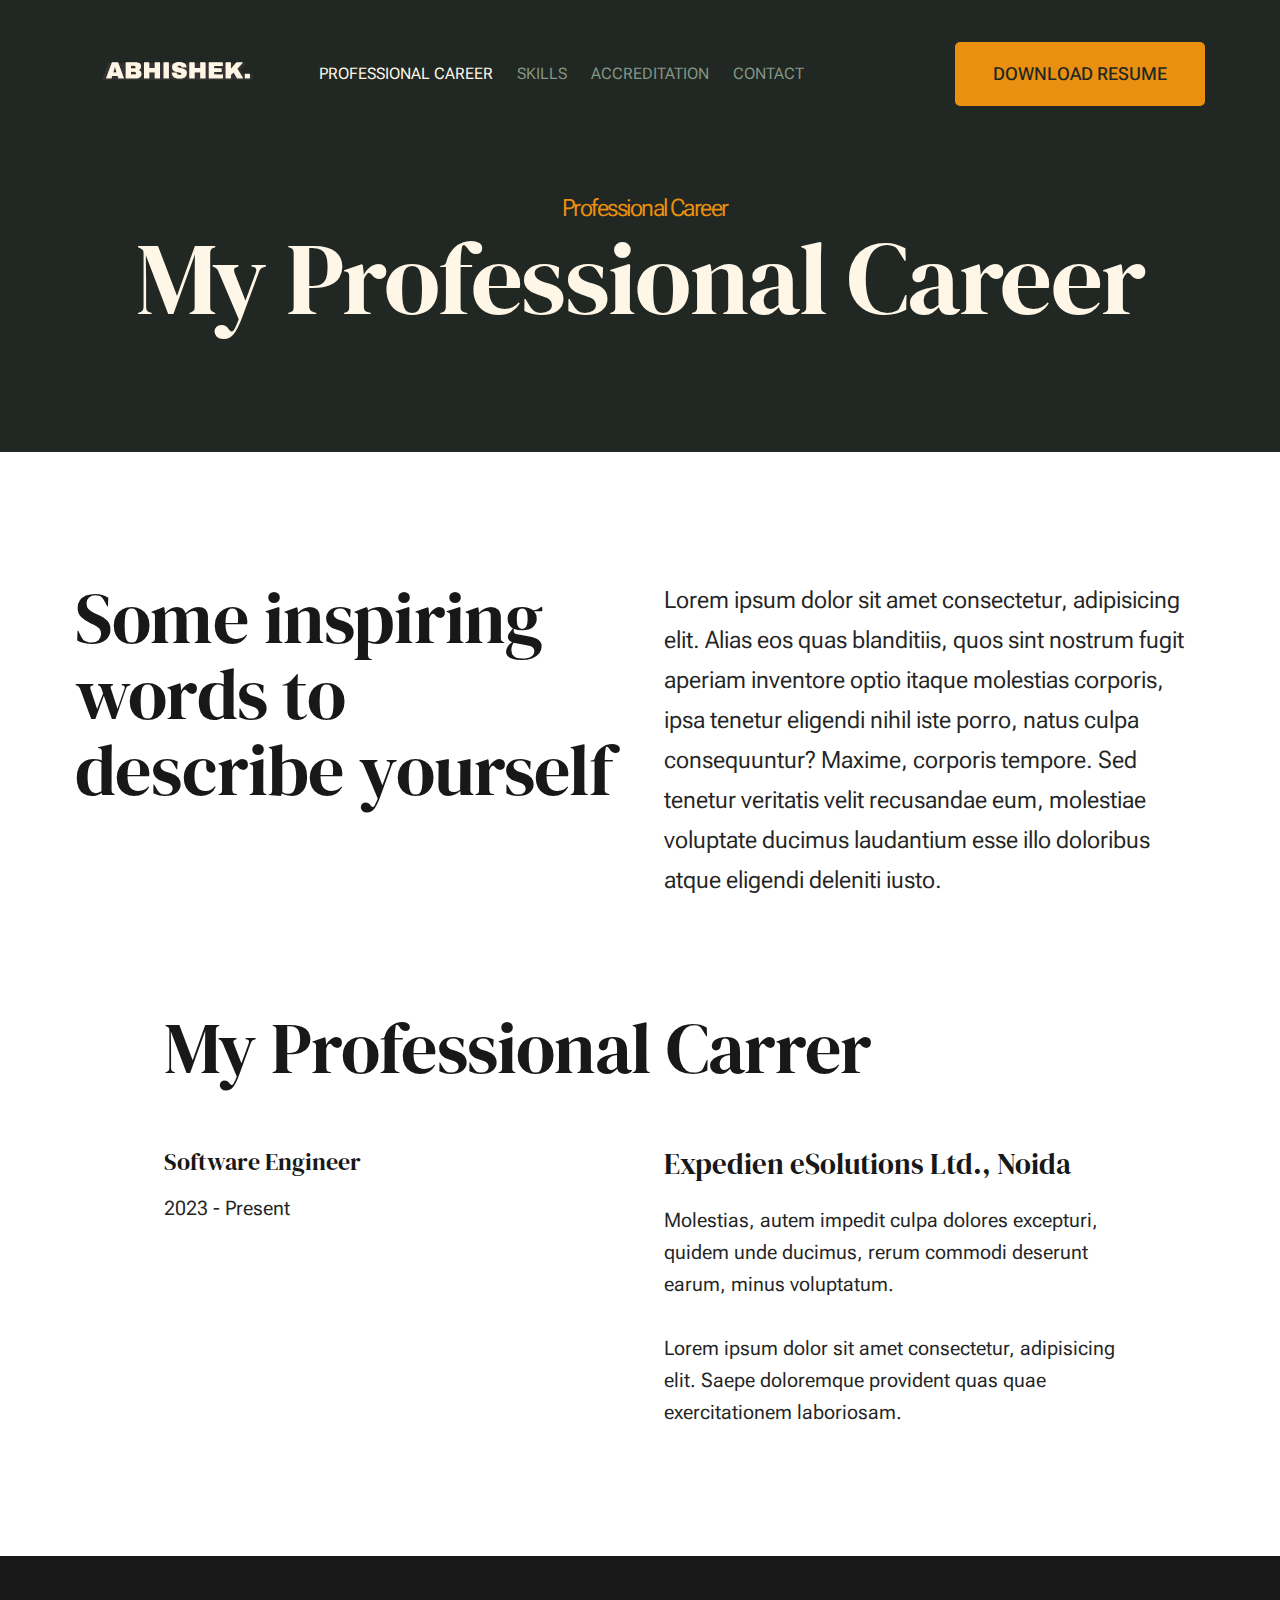
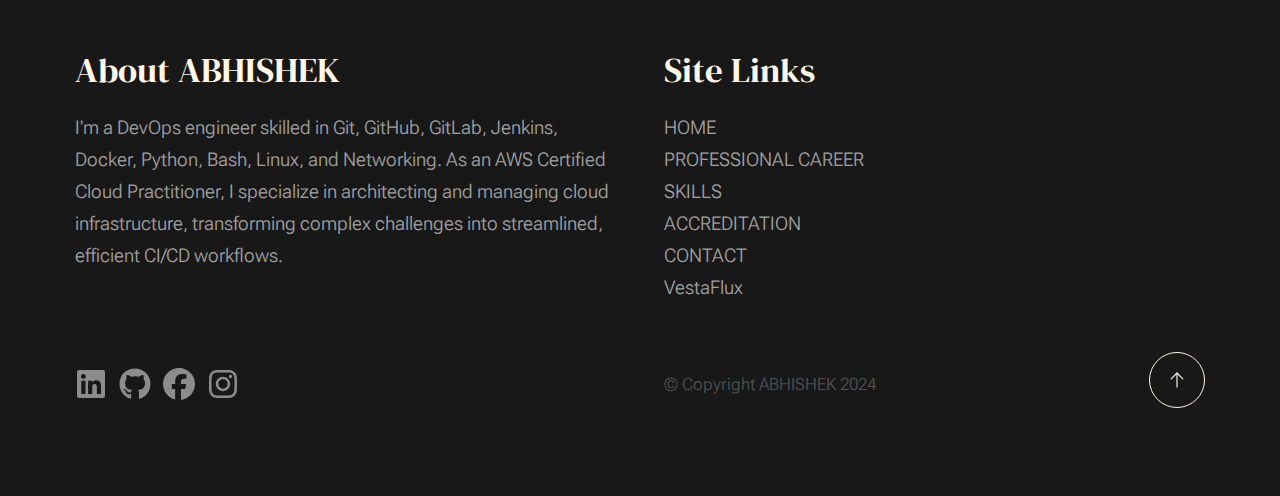
<file: procareer.html>
<!--==============================================
                procareer.html
==============================================-->

<!DOCTYPE html>
<html lang="en" class="no-js" >
<head>



<!--==============================================
                BASIC PAGE NEEDS
==============================================-->

    <meta charset="utf-8">
    <meta name="viewport" content="width=device-width, initial-scale=1">
    <title>Pro Carrer - ABHISHEK</title>
    <script>
        document.documentElement.classList.remove('no-js');
        document.documentElement.classList.add('js');
    </script>



<!--==============================================
                    CSS
==============================================-->

    <link rel="stylesheet" href="css/vendor.css">
    <link rel="stylesheet" href="css/styles.css">



<!--==============================================
                    FAVICONS
==============================================-->

    <link rel="apple-touch-icon" sizes="180x180" href="images/favicon/apple-touch-icon.png">
    <link rel="icon" type="image/png" sizes="192x192" href="images/favicon/android-chrome-192x192.png">
    <link rel="icon" type="image/png" sizes="512x512" href="images/favicon/android-chrome-512x512.png">
    <link rel="icon" type="image/png" sizes="32x32" href="images/favicon/favicon-32x32.png">
    <link rel="icon" type="image/png" sizes="16x16" href="images/favicon/favicon-16x16.png">
    <link rel="icon" type="image/x-icon" href="images/favicon/favicon.ico">
    <link rel="manifest" href="images/favicon/site.webmanifest">
    <meta name="theme-color" content="#ffffff">
</head>
<body id="top">



<!--==============================================
                PRELOADER
===============================================-->

    <div id="preloader">
        <div id="loader" class="dots-fade">
            <div></div>
            <div></div>
            <div></div>
        </div>
    </div>



<!--==============================================
                PAGE WRAP
===============================================-->

    <div id="page" class="s-pagewrap">



<!--==============================================
                SITE HEADER
===============================================-->

        <header class="s-header">
            <div class="row s-header__inner width-sixteen-col">
                <div class="s-header__block">
                    <div class="s-header__logo">
                        <a class="logo" href="index.html">
                            <img src="images/logo.svg" alt="Homepage">
                        </a>
                    </div>
                    <a class="s-header__menu-toggle" href="#0"><span>Menu</span></a>
                </div> 
                <nav class="s-header__nav">
                    <ul class="s-header__menu-links">
                        <li class="current"><a href="procareer.html">PROFESSIONAL CAREER</a></li>
                        <li class><a href="skills.html">SKILLS</a></li>
                        <li><a href="accreditation.html">ACCREDITATION</a></li>
                        <li><a href="contact.html">CONTACT</a></li>
                    </ul> 
                    <div class="s-header__contact">
                        <a href="javascript:void(0);" class="btn btn--primary s-header__contact-btn" onclick="DownloadFile('RESUME@AbhishekKumar.pdf')">DOWNLOAD RESUME</a>                        
                    </div> 
                </nav> 
            </div> 
        </header> 


        
<!--==============================================
            SITE MAIN CONTAINT
===============================================-->

        <section id="content" class="s-content">
               <section class="s-pageheader pageheader">
                    <div class="row">
                        <div class="column xl-12">
                            <h1 class="page-title">
                                <span class="page-title__small-type text-pretitle">Professional Career</span>
                                My Professional Career
                            </h1>
                        </div>
                    </div>  
               </section> 
               <section class="s-pagecontent pagecontent">
                    <div class="row pageintro">
                        <div class="column xl-6 lg-12">
                            <h2 class="text-display-title">Some inspiring words to describe yourself</h2>
                        </div>
                        <div class="column xl-6 lg-12 u-flexitem-x-right">
                            <p class="lead">
                            Lorem ipsum dolor sit amet consectetur, adipisicing elit. Alias eos quas blanditiis, quos sint nostrum fugit aperiam 
                            inventore optio itaque molestias corporis, ipsa tenetur eligendi nihil iste porro, natus culpa consequuntur? Maxime, 
                            corporis tempore. Sed tenetur veritatis velit recusandae eum, molestiae voluptate ducimus laudantium esse illo 
                            doloribus atque eligendi deleniti iusto. 
                            </p>
                        </div>                       
                    </div>   
                    <div class="row width-narrower pagemain">
                        <div class="column xl-12"> 
                            <h1 class="u-add-bottom">My Professional Carrer</h1>
                            <br>
                            <div class="grid-list-items list-items">
                                <div class="grid-list-items__item list-items__item u-remove-bottom">
                                    <div class="list-items__item-header">
                                        <h5 class="list-items__item-small-title">Software Engineer</h5>
                                    </div>
                                    <p>
                                    2023 - Present
                                    </p>
                                </div>
                                <div class="grid-list-items__item list-items__item u-remove-bottom">
                                    <div class="list-items__item-header">
                                        <h4 class="list-items__item-small-title">Expedien eSolutions Ltd., Noida</h4>
                                    </div>
                                    <p> 
                                    Molestias, autem impedit culpa dolores excepturi, quidem unde ducimus, rerum commodi deserunt earum, minus voluptatum.
                                    </p>
                                    <p>
                                    Lorem ipsum dolor sit amet consectetur, adipisicing elit. Saepe doloremque provident quas quae exercitationem laboriosam.
                                    </p>
                                </div>
                                <!-- <div class="grid-list-items__item list-items__item u-remove-bottom">
                                    <div class="list-items__item-header">
                                        <h5 class="list-items__item-small-title">Software Engineer</h5>
                                    </div>
                                    <p>
                                    2023 - Present
                                    </p>
                                </div>
                                <div class="grid-list-items__item list-items__item u-remove-bottom">
                                    <div class="list-items__item-header">
                                        <h4 class="list-items__item-small-title">Expedien eSolutions Ltd., Noida</h4>
                                    </div>
                                    <p>
                                    Lorem ipsum dolor sit amet consectetur, adipisicing elit. Saepe doloremque provident quas quae exercitationem laboriosam. 
                                    Molestias, autem? Impedit culpa dolores excepturi, quidem unde ducimus, rerum commodi deserunt earum, minus voluptatum?
                                    </p>
                                </div> -->
                            </div> 
                        </div> 
                    </div> 
               </section> 
        </section> 



<!--==================================================
                    FOOTER 
===================================================-->

        <footer class="s-footer">
            <div class="row s-footer__content">
                <div class="column xl-6 lg-6 md-12 s-footer__block s-footer__about">                    
                    <h3>About ABHISHEK</h3>
                    <p>
                    I'm a DevOps engineer skilled in Git, GitHub, GitLab, Jenkins, Docker, 
                    Python, Bash, Linux, and Networking. As an AWS Certified Cloud Practitioner, 
                    I specialize in architecting and managing cloud infrastructure, transforming
                    complex challenges into streamlined, efficient CI/CD workflows.
                    </p>              
                </div>                
                <div class="column xl-3 lg-6 md-12 s-footer__block s-footer__site-links">
                    <h3>Site Links</h3>
                    <ul class="link-list">
                        <li><a href="index.html">HOME</a></li>
                        <li><a href="procareer.html">PROFESSIONAL CAREER</a></li>
                        <li><a href="skills.html">SKILLS</a></li>
                        <li><a href="accreditation.html">ACCREDITATION</a></li>
                        <li><a href="contact.html">CONTACT</a></li>
                        <li><a href="https://www.vestaflux.com">VestaFlux</a></li>
                    </ul>
                </div>
            </div>    
            <div class="row s-footer__bottom">
                <div class="column xl-6 lg-12">
                    <ul class="s-footer__social social-list">
                        <li>
                            <a href="https://www.linkedin.com/in/abhishekkumar1602" target="_blank">
                                <svg xmlns="http://www.w3.org/2000/svg" viewBox="0 0 448 512"><path d="M416 32H31.9C14.3 32 0 46.5 0 64.3v383.4C0 465.5 14.3 480 31.9 480H416c17.6 0 32-14.5 32-32.3V64.3c0-17.8-14.4-32.3-32-32.3zM135.4 416H69V202.2h66.5V416zm-33.2-243c-21.3 0-38.5-17.3-38.5-38.5S80.9 96 102.2 96c21.2 0 38.5 17.3 38.5 38.5 0 21.3-17.2 38.5-38.5 38.5zm282.1 243h-66.4V312c0-24.8-.5-56.7-34.5-56.7-34.6 0-39.9 27-39.9 54.9V416h-66.4V202.2h63.7v29.2h.9c8.9-16.8 30.6-34.5 62.9-34.5 67.2 0 79.7 44.3 79.7 101.9V416z"/></svg>
                                <span class="u-screen-reader-text">LinkedIN</span>
                            </a>
                        </li>
                        <li>
                            <a href="https://github.com/AbhishekKumar1602" target="_blank">
                                <svg xmlns="http://www.w3.org/2000/svg" viewBox="0 0 496 512"><path d="M165.9 397.4c0 2-2.3 3.6-5.2 3.6-3.3 .3-5.6-1.3-5.6-3.6 0-2 2.3-3.6 5.2-3.6 3-.3 5.6 1.3 5.6 3.6zm-31.1-4.5c-.7 2 1.3 4.3 4.3 4.9 2.6 1 5.6 0 6.2-2s-1.3-4.3-4.3-5.2c-2.6-.7-5.5 .3-6.2 2.3zm44.2-1.7c-2.9 .7-4.9 2.6-4.6 4.9 .3 2 2.9 3.3 5.9 2.6 2.9-.7 4.9-2.6 4.6-4.6-.3-1.9-3-3.2-5.9-2.9zM244.8 8C106.1 8 0 113.3 0 252c0 110.9 69.8 205.8 169.5 239.2 12.8 2.3 17.3-5.6 17.3-12.1 0-6.2-.3-40.4-.3-61.4 0 0-70 15-84.7-29.8 0 0-11.4-29.1-27.8-36.6 0 0-22.9-15.7 1.6-15.4 0 0 24.9 2 38.6 25.8 21.9 38.6 58.6 27.5 72.9 20.9 2.3-16 8.8-27.1 16-33.7-55.9-6.2-112.3-14.3-112.3-110.5 0-27.5 7.6-41.3 23.6-58.9-2.6-6.5-11.1-33.3 2.6-67.9 20.9-6.5 69 27 69 27 20-5.6 41.5-8.5 62.8-8.5s42.8 2.9 62.8 8.5c0 0 48.1-33.6 69-27 13.7 34.7 5.2 61.4 2.6 67.9 16 17.7 25.8 31.5 25.8 58.9 0 96.5-58.9 104.2-114.8 110.5 9.2 7.9 17 22.9 17 46.4 0 33.7-.3 75.4-.3 83.6 0 6.5 4.6 14.4 17.3 12.1C428.2 457.8 496 362.9 496 252 496 113.3 383.5 8 244.8 8zM97.2 352.9c-1.3 1-1 3.3 .7 5.2 1.6 1.6 3.9 2.3 5.2 1 1.3-1 1-3.3-.7-5.2-1.6-1.6-3.9-2.3-5.2-1zm-10.8-8.1c-.7 1.3 .3 2.9 2.3 3.9 1.6 1 3.6 .7 4.3-.7 .7-1.3-.3-2.9-2.3-3.9-2-.6-3.6-.3-4.3 .7zm32.4 35.6c-1.6 1.3-1 4.3 1.3 6.2 2.3 2.3 5.2 2.6 6.5 1 1.3-1.3 .7-4.3-1.3-6.2-2.2-2.3-5.2-2.6-6.5-1zm-11.4-14.7c-1.6 1-1.6 3.6 0 5.9 1.6 2.3 4.3 3.3 5.6 2.3 1.6-1.3 1.6-3.9 0-6.2-1.4-2.3-4-3.3-5.6-2z"/></svg>                                        
                                <span class="u-screen-reader-text">GitHub</span>
                            </a>
                        </li>
                        <li>
                            <a href="#0">
                                <svg xmlns="http://www.w3.org/2000/svg" viewBox="0 0 512 512"><path d="M512 256C512 114.6 397.4 0 256 0S0 114.6 0 256C0 376 82.7 476.8 194.2 504.5V334.2H141.4V256h52.8V222.3c0-87.1 39.4-127.5 125-127.5c16.2 0 44.2 3.2 55.7 6.4V172c-6-.6-16.5-1-29.6-1c-42 0-58.2 15.9-58.2 57.2V256h83.6l-14.4 78.2H287V510.1C413.8 494.8 512 386.9 512 256h0z"/></svg>                                
                                <span class="u-screen-reader-text">Facebook</span>
                            </a>
                        </li>
                        <li>
                            <a href="#0">
                                <svg xmlns="http://www.w3.org/2000/svg" viewBox="0 0 448 512"><path d="M224.1 141c-63.6 0-114.9 51.3-114.9 114.9s51.3 114.9 114.9 114.9S339 319.5 339 255.9 287.7 141 224.1 141zm0 189.6c-41.1 0-74.7-33.5-74.7-74.7s33.5-74.7 74.7-74.7 74.7 33.5 74.7 74.7-33.6 74.7-74.7 74.7zm146.4-194.3c0 14.9-12 26.8-26.8 26.8-14.9 0-26.8-12-26.8-26.8s12-26.8 26.8-26.8 26.8 12 26.8 26.8zm76.1 27.2c-1.7-35.9-9.9-67.7-36.2-93.9-26.2-26.2-58-34.4-93.9-36.2-37-2.1-147.9-2.1-184.9 0-35.8 1.7-67.6 9.9-93.9 36.1s-34.4 58-36.2 93.9c-2.1 37-2.1 147.9 0 184.9 1.7 35.9 9.9 67.7 36.2 93.9s58 34.4 93.9 36.2c37 2.1 147.9 2.1 184.9 0 35.9-1.7 67.7-9.9 93.9-36.2 26.2-26.2 34.4-58 36.2-93.9 2.1-37 2.1-147.8 0-184.8zM398.8 388c-7.8 19.6-22.9 34.7-42.6 42.6-29.5 11.7-99.5 9-132.1 9s-102.7 2.6-132.1-9c-19.6-7.8-34.7-22.9-42.6-42.6-11.7-29.5-9-99.5-9-132.1s-2.6-102.7 9-132.1c7.8-19.6 22.9-34.7 42.6-42.6 29.5-11.7 99.5-9 132.1-9s102.7-2.6 132.1 9c19.6 7.8 34.7 22.9 42.6 42.6 11.7 29.5 9 99.5 9 132.1s2.7 102.7-9 132.1z"/></svg>                                
                                <span class="u-screen-reader-text">Instagram</span>
                            </a>
                        </li>
                    </ul>
                </div>
                <div class="column xl-6 lg-12">
                    <p class="ss-copyright">
                        <span>© Copyright ABHISHEK 2024</span> 
                    </p>
                </div>
                <div class="ss-go-top">
                    <a class="smoothscroll" title="Back to Top" href="#top">
                        <svg xmlns="http://www.w3.org/2000/svg" viewBox="0 0 24 24" width="36" height="36" fill="none" stroke="#ffffff" stroke-width="1" stroke-linecap="round" stroke-linejoin="round">&lt;!--!  Atomicons Free 1.00 by @atisalab License - https://atomicons.com/license/ (Icons: CC BY 4.0) Copyright 2021 Atomicons --&gt;<polyline points="17 11 12 6 7 11"></polyline><line x1="12" y1="18" x2="12" y2="6"></line></svg>
                    </a>
                </div>
            </div>
        </footer> 
    </div>



<!--==================================================
            JAVA SCRIPT
===================================================-->

    <script src="js/plugins.js"></script>
    <script src="js/main.js"></script>

</body>
</html>
</file>
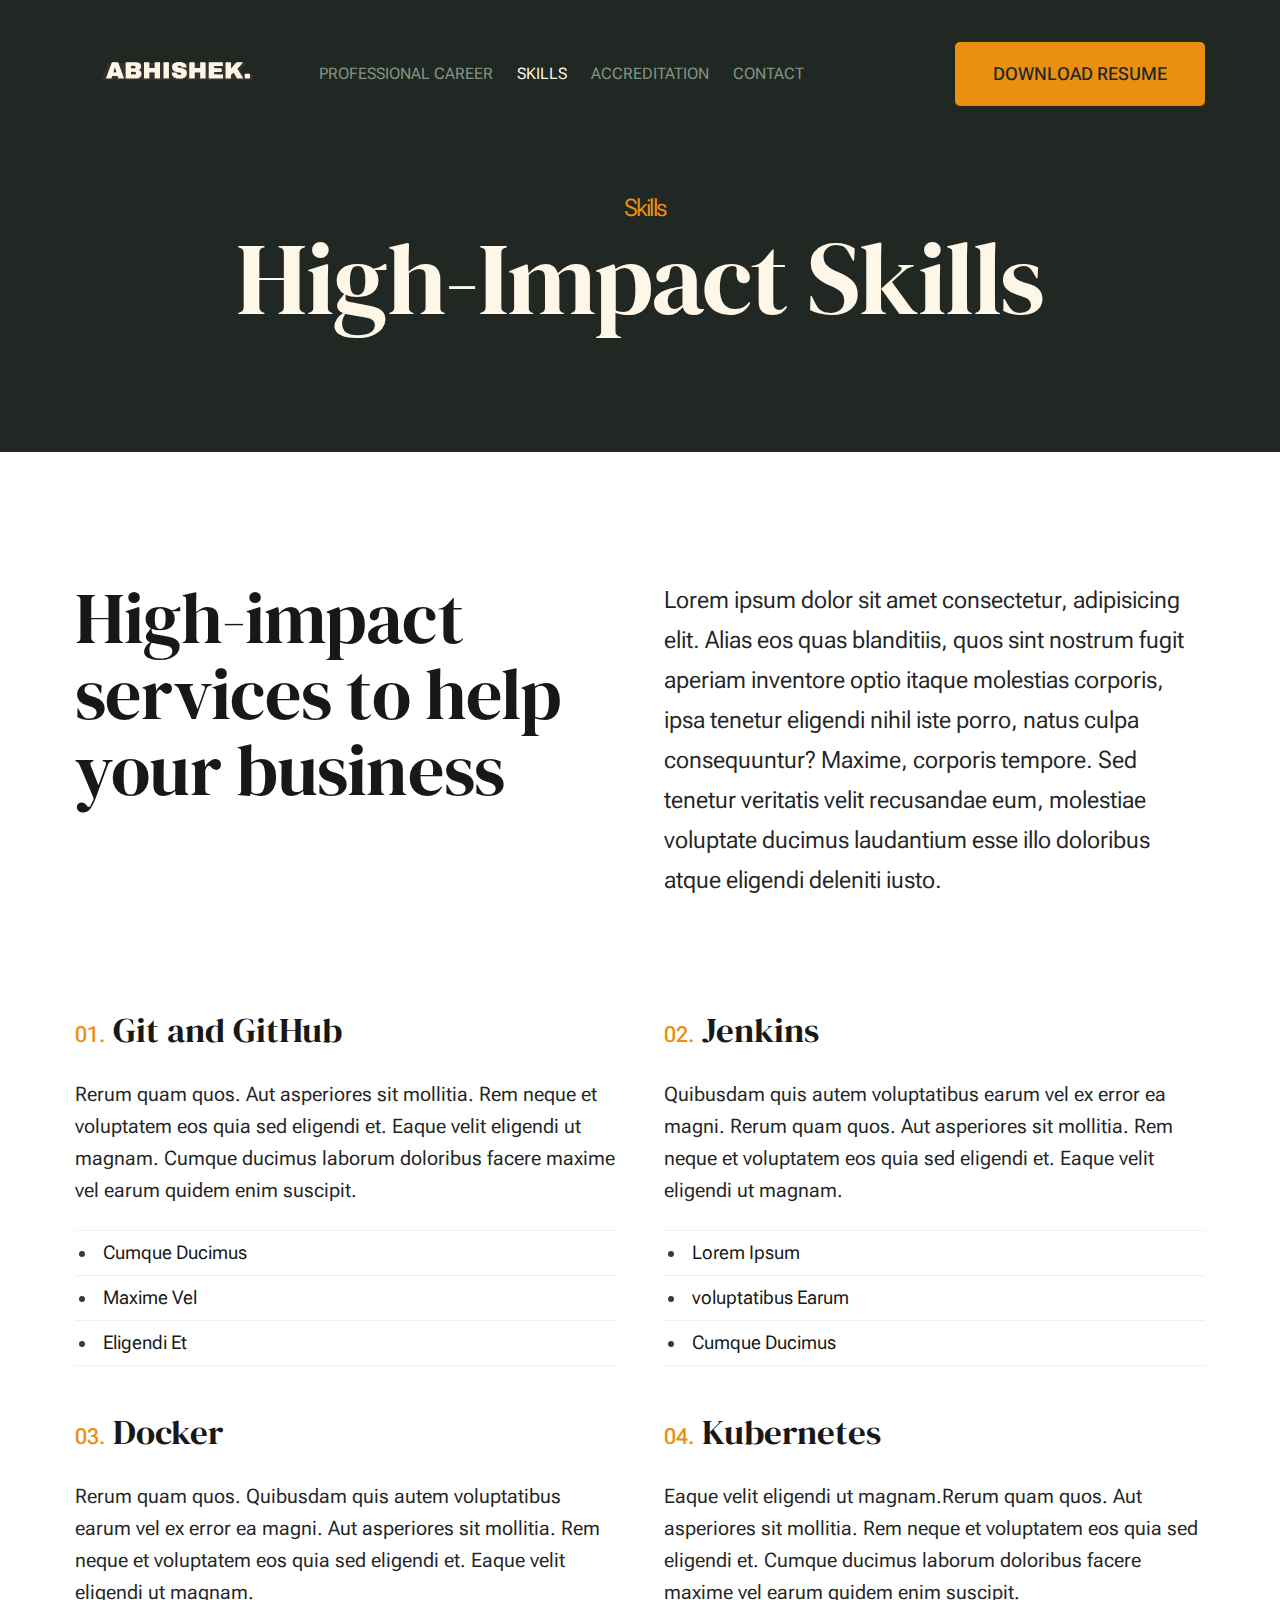
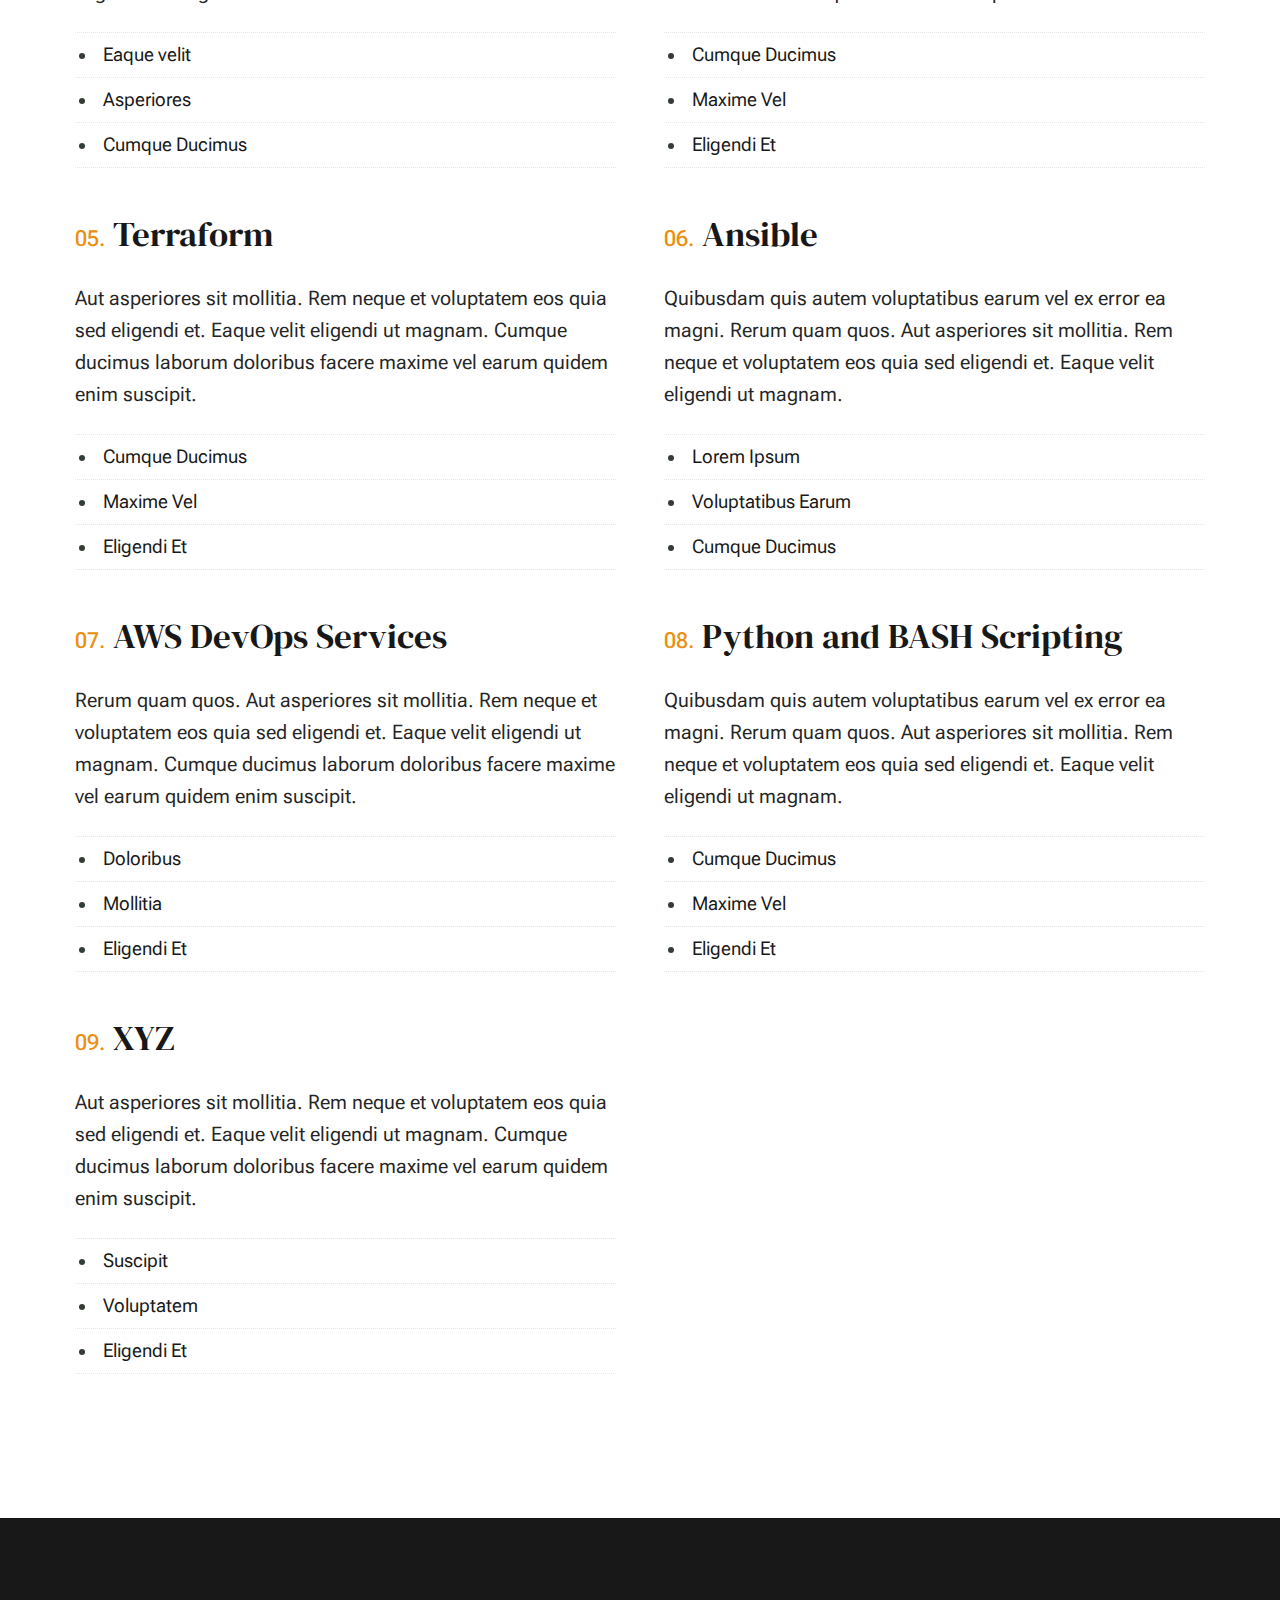
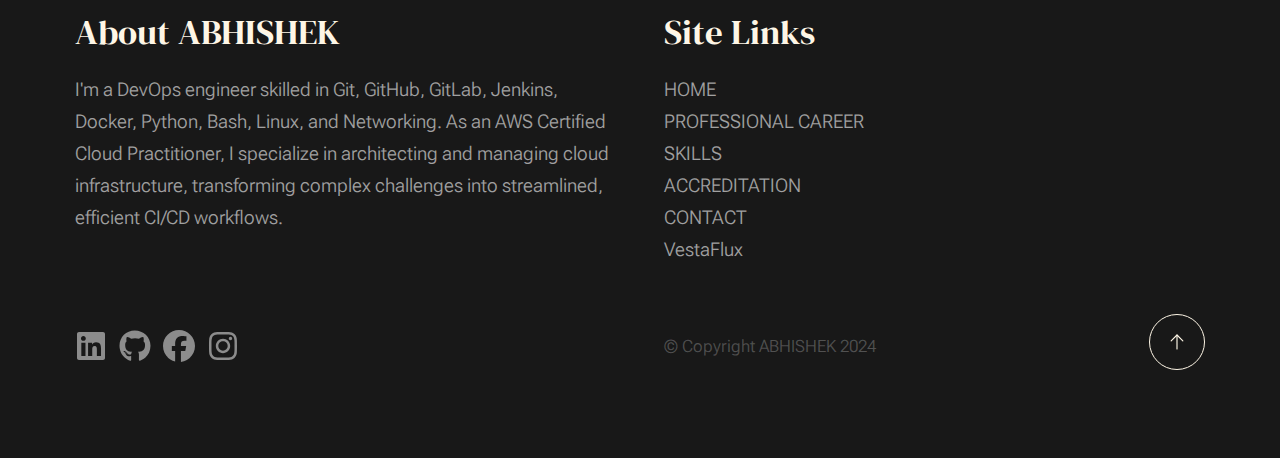
<file: skills.html>
<!--==============================================
                skills.html
==============================================-->

<!DOCTYPE html>
<html lang="en" class="no-js" >
<head>



<!--==============================================
                BASIC PAGE NEEDS
==============================================-->

    <meta charset="utf-8">
    <meta name="viewport" content="width=device-width, initial-scale=1">
    <title>Skills - ABHISHEK</title>
    <script>
        document.documentElement.classList.remove('no-js');
        document.documentElement.classList.add('js');
    </script>



<!--==============================================
                    CSS
==============================================-->

    <link rel="stylesheet" href="css/vendor.css">
    <link rel="stylesheet" href="css/styles.css">



<!--==============================================
                    FAVICONS
==============================================-->

    <link rel="apple-touch-icon" sizes="180x180" href="images/favicon/apple-touch-icon.png">
    <link rel="icon" type="image/png" sizes="192x192" href="images/favicon/android-chrome-192x192.png">
    <link rel="icon" type="image/png" sizes="512x512" href="images/favicon/android-chrome-512x512.png">
    <link rel="icon" type="image/png" sizes="32x32" href="images/favicon/favicon-32x32.png">
    <link rel="icon" type="image/png" sizes="16x16" href="images/favicon/favicon-16x16.png">
    <link rel="icon" type="image/x-icon" href="images/favicon/favicon.ico">
    <link rel="manifest" href="images/favicon/site.webmanifest">
    <meta name="theme-color" content="#ffffff">
</head>
<body id="top">



<!--==============================================
                PRELOADER
===============================================-->

    <div id="preloader">
        <div id="loader" class="dots-fade">
            <div></div>
            <div></div>
            <div></div>
        </div>
    </div>



<!--==============================================
                PAGE WRAP
===============================================-->

    <div id="page" class="s-pagewrap">



<!--==============================================
                SITE HEADER
===============================================-->

        <header class="s-header">
            <div class="row s-header__inner width-sixteen-col">
                <div class="s-header__block">
                    <div class="s-header__logo">
                        <a class="logo" href="index.html">
                            <img src="images/logo.svg" alt="Homepage">
                        </a>
                    </div>
                    <a class="s-header__menu-toggle" href="#0"><span>Menu</span></a>
                </div> 
                <nav class="s-header__nav">
                    <ul class="s-header__menu-links">
                        <li><a href="procareer.html">PROFESSIONAL CAREER</a></li>
                        <li class="current"><a href="skills.html">SKILLS</a></li>
                        <li><a href="accreditation.html">ACCREDITATION</a></li>
                        <li><a href="contact.html">CONTACT</a></li>
                    </ul> 
                    <div class="s-header__contact">
                        <a href="javascript:void(0);" class="btn btn--primary s-header__contact-btn" onclick="DownloadFile('RESUME@AbhishekKumar.pdf')">DOWNLOAD RESUME</a>                        
                    </div> 
                </nav> 
            </div> 
        </header> 



<!--==============================================
            SITE MAIN CONTAINT
===============================================-->

        <section id="content" class="s-content">
               <section class="s-pageheader pageheader">
                    <div class="row">
                        <div class="column xl-12">
                            <h1 class="page-title">
                                <span class="page-title__small-type text-pretitle">Skills</span>
                                High-Impact Skills
                            </h1>
                        </div>
                    </div>
               </section>
               <section class="s-pagecontent pagecontent">
                    <div class="row pageintro">
                        <div class="column xl-6 lg-12">
                            <h2 class="text-display-title">High-impact services to help your business</h2>
                        </div>
                        <div class="column xl-6 lg-12 u-flexitem-x-right">
                            <p class="lead">
                            Lorem ipsum dolor sit amet consectetur, adipisicing elit. Alias eos quas blanditiis, quos sint nostrum fugit aperiam 
                            inventore optio itaque molestias corporis, ipsa tenetur eligendi nihil iste porro, natus culpa consequuntur? Maxime, 
                            corporis tempore. Sed tenetur veritatis velit recusandae eum, molestiae voluptate ducimus laudantium esse illo 
                            doloribus atque eligendi deleniti iusto. 
                            </p>
                        </div>                       
                    </div> 
                    <div class="row">
                        <div class="column xl-12 grid-block">             
                            <div class="grid-full grid-list-items list-items show-ctr">
                                <div class="grid-list-items__item list-items__item">
                                    <div class="list-items__item-header">
                                        <h3 class="list-items__item-title">Git and GitHub</h3>
                                    </div>
                                    <div class="list-items__item-text">
                                        <p>
                                        Rerum quam quos. Aut asperiores 
                                        sit mollitia. Rem neque et voluptatem eos quia sed eligendi et. Eaque velit eligendi ut 
                                        magnam. Cumque ducimus laborum doloribus facere maxime vel earum quidem enim suscipit.
                                        </p>
                                        <ul class="list-services">
                                            <li>Cumque Ducimus</li>
                                            <li>Maxime Vel</li>
                                            <li>Eligendi Et</li>
                                        </ul>
                                    </div>
                                </div> 
                                <div class="grid-list-items__item list-items__item">
                                    <div class="list-items__item-header">
                                        <h3 class="list-items__item-title">Jenkins</h3>
                                    </div>
                                    <div class="list-items__item-text">
                                        <p>
                                        Quibusdam quis autem voluptatibus earum vel ex error ea magni. Rerum quam quos. Aut asperiores 
                                        sit mollitia. Rem neque et voluptatem eos quia sed eligendi et. Eaque velit eligendi ut 
                                        magnam.
                                        </p>
                                        <ul class="list-services">
                                            <li>Lorem Ipsum</li>
                                            <li>voluptatibus Earum</li>
                                            <li>Cumque Ducimus</li>
                                        </ul>
                                    </div>
                                </div> 
                                <div class="grid-list-items__item list-items__item">
                                    <div class="list-items__item-header">
                                        <h3 class="list-items__item-title">Docker</h3>
                                    </div>
                                    <div class="list-items__item-text">
                                        <p>
                                        Rerum quam quos. Quibusdam quis autem voluptatibus earum vel ex error ea magni. Aut asperiores 
                                        sit mollitia. Rem neque et voluptatem eos quia sed eligendi et. Eaque velit eligendi ut 
                                        magnam.
                                        </p>
                                        <ul class="list-services">
                                            <li>Eaque velit</li>
                                            <li>Asperiores</li>
                                            <li>Cumque Ducimus</li>
                                        </ul>
                                    </div>
                                </div> 
                                <div class="grid-list-items__item list-items__item">
                                    <div class="list-items__item-header">
                                        <h3 class="list-items__item-title">Kubernetes</h3>
                                    </div>
                                    <div class="list-items__item-text">
                                        <p>
                                        Eaque velit eligendi ut magnam.Rerum quam quos. Aut asperiores 
                                        sit mollitia. Rem neque et voluptatem eos quia sed eligendi et. 
                                        Cumque ducimus laborum doloribus facere maxime vel earum quidem enim suscipit.
                                        </p>
                                        <ul class="list-services">
                                            <li>Cumque Ducimus</li>
                                            <li>Maxime Vel</li>
                                            <li>Eligendi Et</li>
                                        </ul>
                                    </div>
                                </div> 
                                <div class="grid-list-items__item list-items__item">
                                    <div class="list-items__item-header">
                                        <h3 class="list-items__item-title">Terraform</h3>
                                    </div>
                                    <div class="list-items__item-text">
                                        <p>
                                        Aut asperiores sit mollitia. Rem neque et voluptatem eos quia sed eligendi et. Eaque velit eligendi ut 
                                        magnam. Cumque ducimus laborum doloribus facere maxime vel earum quidem enim suscipit.
                                        </p>
                                        <ul class="list-services">
                                            <li>Cumque Ducimus</li>
                                            <li>Maxime Vel</li>
                                            <li>Eligendi Et</li>
                                        </ul>
                                    </div>
                                </div> 
                                <div class="grid-list-items__item list-items__item">
                                    <div class="list-items__item-header">
                                        <h3 class="list-items__item-title">Ansible</h3>
                                    </div>
                                    <div class="list-items__item-text">
                                        <p>
                                        Quibusdam quis autem voluptatibus earum vel ex error ea magni. Rerum quam quos. Aut asperiores 
                                        sit mollitia. Rem neque et voluptatem eos quia sed eligendi et. Eaque velit eligendi ut 
                                        magnam.
                                        </p>
                                        <ul class="list-services">
                                            <li>Lorem Ipsum</li>
                                            <li>Voluptatibus Earum</li>
                                            <li>Cumque Ducimus</li>
                                        </ul>
                                    </div>
                                </div> 
                                <div class="grid-list-items__item list-items__item">
                                    <div class="list-items__item-header">
                                        <h3 class="list-items__item-title">AWS DevOps Services</h3>
                                    </div>
                                    <div class="list-items__item-text">
                                        <p>
                                        Rerum quam quos. Aut asperiores 
                                        sit mollitia. Rem neque et voluptatem eos quia sed eligendi et. Eaque velit eligendi ut 
                                        magnam. Cumque ducimus laborum doloribus facere maxime vel earum quidem enim suscipit.
                                        </p>
                                        <ul class="list-services">
                                            <li>Doloribus</li>
                                            <li>Mollitia</li>
                                            <li>Eligendi Et</li>
                                        </ul>
                                    </div>
                                </div> 
                                <div class="grid-list-items__item list-items__item">
                                    <div class="list-items__item-header">
                                        <h3 class="list-items__item-title">Python and BASH Scripting</h3>
                                    </div>
                                    <div class="list-items__item-text">
                                        <p>
                                        Quibusdam quis autem voluptatibus earum vel ex error ea magni. Rerum quam quos. Aut asperiores 
                                        sit mollitia. Rem neque et voluptatem eos quia sed eligendi et. Eaque velit eligendi ut 
                                        magnam.
                                        </p>
                                        <ul class="list-services">
                                            <li>Cumque Ducimus</li>
                                            <li>Maxime Vel</li>
                                            <li>Eligendi Et</li>
                                        </ul>
                                    </div>
                                </div>
                                <div class="grid-list-items__item list-items__item">
                                    <div class="list-items__item-header">
                                        <h3 class="list-items__item-title">XYZ</h3>
                                    </div>
                                    <div class="list-items__item-text">
                                        <p>
                                        Aut asperiores sit mollitia. Rem neque et voluptatem eos quia sed eligendi et. Eaque velit eligendi ut 
                                        magnam. Cumque ducimus laborum doloribus facere maxime vel earum quidem enim suscipit.
                                        </p>
                                        <ul class="list-services">
                                            <li>Suscipit</li>
                                            <li>Voluptatem</li>
                                            <li>Eligendi Et</li>
                                        </ul>
                                    </div>
                                </div> 
                            </div> 
                        </div> 
                    </div> 
               </section> 
        </section>



<!--==================================================
                    FOOTER 
===================================================-->

        <footer class="s-footer">
            <div class="row s-footer__content">
                <div class="column xl-6 lg-6 md-12 s-footer__block s-footer__about">                    
                    <h3>About ABHISHEK</h3>
                    <p>
                    I'm a DevOps engineer skilled in Git, GitHub, GitLab, Jenkins, Docker, 
                    Python, Bash, Linux, and Networking. As an AWS Certified Cloud Practitioner, 
                    I specialize in architecting and managing cloud infrastructure, transforming
                    complex challenges into streamlined, efficient CI/CD workflows.
                    </p>              
                </div>                
                <div class="column xl-3 lg-6 md-12 s-footer__block s-footer__site-links">
                    <h3>Site Links</h3>
                    <ul class="link-list">
                        <li><a href="index.html">HOME</a></li>
                        <li><a href="procareer.html">PROFESSIONAL CAREER</a></li>
                        <li><a href="skills.html">SKILLS</a></li>
                        <li><a href="accreditation.html">ACCREDITATION</a></li>
                        <li><a href="contact.html">CONTACT</a></li>
                        <li><a href="https://www.vestaflux.com">VestaFlux</a></li>
                    </ul>
                </div>
            </div>    
            <div class="row s-footer__bottom">
                <div class="column xl-6 lg-12">
                    <ul class="s-footer__social social-list">
                        <li>
                            <a href="https://www.linkedin.com/in/abhishekkumar1602" target="_blank">
                                <svg xmlns="http://www.w3.org/2000/svg" viewBox="0 0 448 512"><path d="M416 32H31.9C14.3 32 0 46.5 0 64.3v383.4C0 465.5 14.3 480 31.9 480H416c17.6 0 32-14.5 32-32.3V64.3c0-17.8-14.4-32.3-32-32.3zM135.4 416H69V202.2h66.5V416zm-33.2-243c-21.3 0-38.5-17.3-38.5-38.5S80.9 96 102.2 96c21.2 0 38.5 17.3 38.5 38.5 0 21.3-17.2 38.5-38.5 38.5zm282.1 243h-66.4V312c0-24.8-.5-56.7-34.5-56.7-34.6 0-39.9 27-39.9 54.9V416h-66.4V202.2h63.7v29.2h.9c8.9-16.8 30.6-34.5 62.9-34.5 67.2 0 79.7 44.3 79.7 101.9V416z"/></svg>
                                <span class="u-screen-reader-text">LinkedIN</span>
                            </a>
                        </li>
                        <li>
                            <a href="https://github.com/AbhishekKumar1602" target="_blank">
                                <svg xmlns="http://www.w3.org/2000/svg" viewBox="0 0 496 512"><path d="M165.9 397.4c0 2-2.3 3.6-5.2 3.6-3.3 .3-5.6-1.3-5.6-3.6 0-2 2.3-3.6 5.2-3.6 3-.3 5.6 1.3 5.6 3.6zm-31.1-4.5c-.7 2 1.3 4.3 4.3 4.9 2.6 1 5.6 0 6.2-2s-1.3-4.3-4.3-5.2c-2.6-.7-5.5 .3-6.2 2.3zm44.2-1.7c-2.9 .7-4.9 2.6-4.6 4.9 .3 2 2.9 3.3 5.9 2.6 2.9-.7 4.9-2.6 4.6-4.6-.3-1.9-3-3.2-5.9-2.9zM244.8 8C106.1 8 0 113.3 0 252c0 110.9 69.8 205.8 169.5 239.2 12.8 2.3 17.3-5.6 17.3-12.1 0-6.2-.3-40.4-.3-61.4 0 0-70 15-84.7-29.8 0 0-11.4-29.1-27.8-36.6 0 0-22.9-15.7 1.6-15.4 0 0 24.9 2 38.6 25.8 21.9 38.6 58.6 27.5 72.9 20.9 2.3-16 8.8-27.1 16-33.7-55.9-6.2-112.3-14.3-112.3-110.5 0-27.5 7.6-41.3 23.6-58.9-2.6-6.5-11.1-33.3 2.6-67.9 20.9-6.5 69 27 69 27 20-5.6 41.5-8.5 62.8-8.5s42.8 2.9 62.8 8.5c0 0 48.1-33.6 69-27 13.7 34.7 5.2 61.4 2.6 67.9 16 17.7 25.8 31.5 25.8 58.9 0 96.5-58.9 104.2-114.8 110.5 9.2 7.9 17 22.9 17 46.4 0 33.7-.3 75.4-.3 83.6 0 6.5 4.6 14.4 17.3 12.1C428.2 457.8 496 362.9 496 252 496 113.3 383.5 8 244.8 8zM97.2 352.9c-1.3 1-1 3.3 .7 5.2 1.6 1.6 3.9 2.3 5.2 1 1.3-1 1-3.3-.7-5.2-1.6-1.6-3.9-2.3-5.2-1zm-10.8-8.1c-.7 1.3 .3 2.9 2.3 3.9 1.6 1 3.6 .7 4.3-.7 .7-1.3-.3-2.9-2.3-3.9-2-.6-3.6-.3-4.3 .7zm32.4 35.6c-1.6 1.3-1 4.3 1.3 6.2 2.3 2.3 5.2 2.6 6.5 1 1.3-1.3 .7-4.3-1.3-6.2-2.2-2.3-5.2-2.6-6.5-1zm-11.4-14.7c-1.6 1-1.6 3.6 0 5.9 1.6 2.3 4.3 3.3 5.6 2.3 1.6-1.3 1.6-3.9 0-6.2-1.4-2.3-4-3.3-5.6-2z"/></svg>                                        
                                <span class="u-screen-reader-text">GitHub</span>
                            </a>
                        </li>
                        <li>
                            <a href="#0">
                                <svg xmlns="http://www.w3.org/2000/svg" viewBox="0 0 512 512"><path d="M512 256C512 114.6 397.4 0 256 0S0 114.6 0 256C0 376 82.7 476.8 194.2 504.5V334.2H141.4V256h52.8V222.3c0-87.1 39.4-127.5 125-127.5c16.2 0 44.2 3.2 55.7 6.4V172c-6-.6-16.5-1-29.6-1c-42 0-58.2 15.9-58.2 57.2V256h83.6l-14.4 78.2H287V510.1C413.8 494.8 512 386.9 512 256h0z"/></svg>                                
                                <span class="u-screen-reader-text">Facebook</span>
                            </a>
                        </li>
                        <li>
                            <a href="#0">
                                <svg xmlns="http://www.w3.org/2000/svg" viewBox="0 0 448 512"><path d="M224.1 141c-63.6 0-114.9 51.3-114.9 114.9s51.3 114.9 114.9 114.9S339 319.5 339 255.9 287.7 141 224.1 141zm0 189.6c-41.1 0-74.7-33.5-74.7-74.7s33.5-74.7 74.7-74.7 74.7 33.5 74.7 74.7-33.6 74.7-74.7 74.7zm146.4-194.3c0 14.9-12 26.8-26.8 26.8-14.9 0-26.8-12-26.8-26.8s12-26.8 26.8-26.8 26.8 12 26.8 26.8zm76.1 27.2c-1.7-35.9-9.9-67.7-36.2-93.9-26.2-26.2-58-34.4-93.9-36.2-37-2.1-147.9-2.1-184.9 0-35.8 1.7-67.6 9.9-93.9 36.1s-34.4 58-36.2 93.9c-2.1 37-2.1 147.9 0 184.9 1.7 35.9 9.9 67.7 36.2 93.9s58 34.4 93.9 36.2c37 2.1 147.9 2.1 184.9 0 35.9-1.7 67.7-9.9 93.9-36.2 26.2-26.2 34.4-58 36.2-93.9 2.1-37 2.1-147.8 0-184.8zM398.8 388c-7.8 19.6-22.9 34.7-42.6 42.6-29.5 11.7-99.5 9-132.1 9s-102.7 2.6-132.1-9c-19.6-7.8-34.7-22.9-42.6-42.6-11.7-29.5-9-99.5-9-132.1s-2.6-102.7 9-132.1c7.8-19.6 22.9-34.7 42.6-42.6 29.5-11.7 99.5-9 132.1-9s102.7-2.6 132.1 9c19.6 7.8 34.7 22.9 42.6 42.6 11.7 29.5 9 99.5 9 132.1s2.7 102.7-9 132.1z"/></svg>                                
                                <span class="u-screen-reader-text">Instagram</span>
                            </a>
                        </li>
                    </ul>
                </div>
                <div class="column xl-6 lg-12">
                    <p class="ss-copyright">
                        <span>© Copyright ABHISHEK 2024</span> 
                    </p>
                </div>
                <div class="ss-go-top">
                    <a class="smoothscroll" title="Back to Top" href="#top">
                        <svg xmlns="http://www.w3.org/2000/svg" viewBox="0 0 24 24" width="36" height="36" fill="none" stroke="#ffffff" stroke-width="1" stroke-linecap="round" stroke-linejoin="round">&lt;!--!  Atomicons Free 1.00 by @atisalab License - https://atomicons.com/license/ (Icons: CC BY 4.0) Copyright 2021 Atomicons --&gt;<polyline points="17 11 12 6 7 11"></polyline><line x1="12" y1="18" x2="12" y2="6"></line></svg>
                    </a>
                </div>
            </div>
        </footer> 
    </div>



<!--==================================================
            JAVA SCRIPT
===================================================-->

    <script src="js/plugins.js"></script>
    <script src="js/main.js"></script>

</body>
</html>
</file>
<file: css/vendor.css>
/* ===================================================================
 * Monica Third-party Stylesheets
 * Template Ver. 1.0.0
 * 12-13-2022
 * -------------------------------------------------------------------
 *
 * TOC:
 * # PrismJS
 * # Swiper
 *
 * ------------------------------------------------------------------- */


/* ===================================================================
 * # PrismJS 1.20.0
 *   https://prismjs.com/download.html#themes=prism-okaidia&languages=markup+css+clike+javascript+markup-templating+php 
 *   
 *   okaidia theme for JavaScript, CSS and HTML
 *   Loosely based on Monokai textmate theme by http://www.monokai.nl/
 *   @author ocodia
 * ------------------------------------------------------------------- */
code[class*=language-],
pre[class*=language-] {
  color          : #f8f8f2;
  background     : none;
  text-shadow    : 0 1px rgba(0, 0, 0, 0.3);
  font-family    : var(--font-mono);
  font-size      : calc(var(--text-size) * 0.9444);
  text-align     : left;
  white-space    : pre;
  word-spacing   : normal;
  word-break     : normal;
  word-wrap      : normal;
  line-height    : var(--vspace-1);
  -moz-tab-size  : 4;
  -o-tab-size    : 4;
  tab-size       : 4;
  -webkit-hyphens: none;
  -ms-hyphens    : none;
  hyphens        : none;
}

/* Code blocks */
pre[class*=language-] {
  padding : var(--vspace-0_5) 0 var(--vspace-1);
  margin  : var(--vspace-1) 0;
  overflow: auto;
}

:not(pre)>code[class*=language-],
pre[class*=language-] {
  background: #272822;
}

/* Inline code */
:not(pre)>code[class*=language-] {
  padding    : 0.1em;
  white-space: normal;
}

.token.comment,
.token.prolog,
.token.doctype,
.token.cdata {
  color: slategray;
}

.token.punctuation {
  color: #f8f8f2;
}

.token.namespace {
  opacity: 0.7;
}

.token.property,
.token.tag,
.token.constant,
.token.symbol,
.token.deleted {
  color: #f92672;
}

.token.boolean,
.token.number {
  color: #ae81ff;
}

.token.selector,
.token.attr-name,
.token.string,
.token.char,
.token.builtin,
.token.inserted {
  color: #a6e22e;
}

.token.operator,
.token.entity,
.token.url,
.language-css .token.string,
.style .token.string,
.token.variable {
  color: #f8f8f2;
}

.token.atrule,
.token.attr-value,
.token.function,
.token.class-name {
  color: #e6db74;
}

.token.keyword {
  color: #66d9ef;
}

.token.regex,
.token.important {
  color: #fd971f;
}

.token.important,
.token.bold {
  font-weight: bold;
}

.token.italic {
  font-style: italic;
}

.token.entity {
  cursor: help;
}



/* ===================================================================
 * # Swiper 6.4.5
 *   Most modern mobile touch slider and framework with hardware accelerated transitions
 *   https://swiperjs.com
 *
 *   Copyright 2014-2020 Vladimir Kharlampidi
 *
 *   Released under the MIT License
 *
 *   Released on: December 18, 2020
 * ------------------------------------------------------------------- */
@font-face {
  font-family: "swiper-icons";
  src        : url("data:application/font-woff;charset=utf-8;base64, [base64]//wADZ2x5ZgAAAywAAADMAAAD2MHtryVoZWFkAAABbAAAADAAAAA2E2+eoWhoZWEAAAGcAAAAHwAAACQC9gDzaG10eAAAAigAAAAZAAAArgJkABFsb2NhAAAC0AAAAFoAAABaFQAUGG1heHAAAAG8AAAAHwAAACAAcABAbmFtZQAAA/gAAAE5AAACXvFdBwlwb3N0AAAFNAAAAGIAAACE5s74hXjaY2BkYGAAYpf5Hu/j+W2+MnAzMYDAzaX6QjD6/4//Bxj5GA8AuRwMYGkAPywL13jaY2BkYGA88P8Agx4j+/8fQDYfA1AEBWgDAIB2BOoAeNpjYGRgYNBh4GdgYgABEMnIABJzYNADCQAACWgAsQB42mNgYfzCOIGBlYGB0YcxjYGBwR1Kf2WQZGhhYGBiYGVmgAFGBiQQkOaawtDAoMBQxXjg/wEGPcYDDA4wNUA2CCgwsAAAO4EL6gAAeNpj2M0gyAACqxgGNWBkZ2D4/wMA+xkDdgAAAHjaY2BgYGaAYBkGRgYQiAHyGMF8FgYHIM3DwMHABGQrMOgyWDLEM1T9/w8UBfEMgLzE////P/5//f/V/xv+r4eaAAeMbAxwIUYmIMHEgKYAYjUcsDAwsLKxc3BycfPw8jEQA/[base64]/uznmfPFBNODM2K7MTQ45YEAZqGP81AmGGcF3iPqOop0r1SPTaTbVkfUe4HXj97wYE+yNwWYxwWu4v1ugWHgo3S1XdZEVqWM7ET0cfnLGxWfkgR42o2PvWrDMBSFj/IHLaF0zKjRgdiVMwScNRAoWUoH78Y2icB/yIY09An6AH2Bdu/UB+yxopYshQiEvnvu0dURgDt8QeC8PDw7Fpji3fEA4z/PEJ6YOB5hKh4dj3EvXhxPqH/SKUY3rJ7srZ4FZnh1PMAtPhwP6fl2PMJMPDgeQ4rY8YT6Gzao0eAEA409DuggmTnFnOcSCiEiLMgxCiTI6Cq5DZUd3Qmp10vO0LaLTd2cjN4fOumlc7lUYbSQcZFkutRG7g6JKZKy0RmdLY680CDnEJ+UMkpFFe1RN7nxdVpXrC4aTtnaurOnYercZg2YVmLN/d/gczfEimrE/fs/bOuq29Zmn8tloORaXgZgGa78yO9/cnXm2BpaGvq25Dv9S4E9+5SIc9PqupJKhYFSSl47+Qcr1mYNAAAAeNptw0cKwkAAAMDZJA8Q7OUJvkLsPfZ6zFVERPy8qHh2YER+3i/BP83vIBLLySsoKimrqKqpa2hp6+jq6RsYGhmbmJqZSy0sraxtbO3sHRydnEMU4uR6yx7JJXveP7WrDycAAAAAAAH//wACeNpjYGRgYOABYhkgZgJCZgZNBkYGLQZtIJsFLMYAAAw3ALgAeNolizEKgDAQBCchRbC2sFER0YD6qVQiBCv/H9ezGI6Z5XBAw8CBK/m5iQQVauVbXLnOrMZv2oLdKFa8Pjuru2hJzGabmOSLzNMzvutpB3N42mNgZGBg4GKQYzBhYMxJLMlj4GBgAYow/P/PAJJhLM6sSoWKfWCAAwDAjgbRAAB42mNgYGBkAIIbCZo5IPrmUn0hGA0AO8EFTQAA") format("woff");
  font-weight: 400;
  font-style : normal;
}

:root {
  --swiper-theme-color: #007aff;
}

.swiper-container {
  margin-left : auto;
  margin-right: auto;
  position    : relative;
  overflow    : hidden;
  list-style  : none;
  padding     : 0;
  /* Fix of Webkit flickering */
  z-index     : 1;
}

.swiper-container-vertical>.swiper-wrapper {
  flex-direction: column;
}

.swiper-wrapper {
  position           : relative;
  width              : 100%;
  height             : 100%;
  z-index            : 1;
  display            : flex;
  transition-property: transform;
  box-sizing         : content-box;
}

.swiper-container-android .swiper-slide,
.swiper-wrapper {
  transform: translate3d(0px, 0, 0);
}

.swiper-container-multirow>.swiper-wrapper {
  flex-wrap: wrap;
}

.swiper-container-multirow-column>.swiper-wrapper {
  flex-wrap     : wrap;
  flex-direction: column;
}

.swiper-container-free-mode>.swiper-wrapper {
  transition-timing-function: ease-out;
  margin                    : 0 auto;
}

.swiper-slide {
  flex-shrink        : 0;
  width              : 100%;
  height             : 100%;
  position           : relative;
  transition-property: transform;
}

.swiper-slide-invisible-blank {
  visibility: hidden;
}

/* Auto Height */
.swiper-container-autoheight,
.swiper-container-autoheight .swiper-slide {
  height: auto;
}

.swiper-container-autoheight .swiper-wrapper {
  align-items        : flex-start;
  transition-property: transform, height;
}

/* 3D Effects */
.swiper-container-3d {
  perspective: 1200px;
}

.swiper-container-3d .swiper-wrapper,
.swiper-container-3d .swiper-slide,
.swiper-container-3d .swiper-slide-shadow-left,
.swiper-container-3d .swiper-slide-shadow-right,
.swiper-container-3d .swiper-slide-shadow-top,
.swiper-container-3d .swiper-slide-shadow-bottom,
.swiper-container-3d .swiper-cube-shadow {
  transform-style: preserve-3d;
}

.swiper-container-3d .swiper-slide-shadow-left,
.swiper-container-3d .swiper-slide-shadow-right,
.swiper-container-3d .swiper-slide-shadow-top,
.swiper-container-3d .swiper-slide-shadow-bottom {
  position      : absolute;
  left          : 0;
  top           : 0;
  width         : 100%;
  height        : 100%;
  pointer-events: none;
  z-index       : 10;
}

.swiper-container-3d .swiper-slide-shadow-left {
  background-image: linear-gradient(to left, rgba(0, 0, 0, 0.5), rgba(0, 0, 0, 0));
}

.swiper-container-3d .swiper-slide-shadow-right {
  background-image: linear-gradient(to right, rgba(0, 0, 0, 0.5), rgba(0, 0, 0, 0));
}

.swiper-container-3d .swiper-slide-shadow-top {
  background-image: linear-gradient(to top, rgba(0, 0, 0, 0.5), rgba(0, 0, 0, 0));
}

.swiper-container-3d .swiper-slide-shadow-bottom {
  background-image: linear-gradient(to bottom, rgba(0, 0, 0, 0.5), rgba(0, 0, 0, 0));
}

/* CSS Mode */
.swiper-container-css-mode>.swiper-wrapper {
  overflow          : auto;
  scrollbar-width   : none;
  /* For Firefox */
  -ms-overflow-style: none;
  /* For Internet Explorer and Edge */
}

.swiper-container-css-mode>.swiper-wrapper::-webkit-scrollbar {
  display: none;
}

.swiper-container-css-mode>.swiper-wrapper>.swiper-slide {
  scroll-snap-align: start start;
}

.swiper-container-horizontal.swiper-container-css-mode>.swiper-wrapper {
  -ms-scroll-snap-type: x mandatory;
  scroll-snap-type    : x mandatory;
}

.swiper-container-vertical.swiper-container-css-mode>.swiper-wrapper {
  -ms-scroll-snap-type: y mandatory;
  scroll-snap-type    : y mandatory;
}

:root {
  --swiper-navigation-size   : 44px;
  /*
    --swiper-navigation-color: var(--swiper-theme-color);
    */
}

.swiper-button-prev,
.swiper-button-next {
  position       : absolute;
  top            : 50%;
  width          : calc(var(--swiper-navigation-size) / 44 * 27);
  height         : var(--swiper-navigation-size);
  margin-top     : calc(-1 * var(--swiper-navigation-size) / 2);
  z-index        : 10;
  cursor         : pointer;
  display        : flex;
  align-items    : center;
  justify-content: center;
  color          : var(--swiper-navigation-color, var(--swiper-theme-color));
}

.swiper-button-prev.swiper-button-disabled,
.swiper-button-next.swiper-button-disabled {
  opacity       : 0.35;
  cursor        : auto;
  pointer-events: none;
}

.swiper-button-prev:after,
.swiper-button-next:after {
  font-family   : swiper-icons;
  font-size     : var(--swiper-navigation-size);
  text-transform: none !important;
  letter-spacing: 0;
  text-transform: none;
  font-variant  : initial;
  line-height   : 1;
}

.swiper-button-prev,
.swiper-container-rtl .swiper-button-next {
  left : 10px;
  right: auto;
}

.swiper-button-prev:after,
.swiper-container-rtl .swiper-button-next:after {
  content: "prev";
}

.swiper-button-next,
.swiper-container-rtl .swiper-button-prev {
  right: 10px;
  left : auto;
}

.swiper-button-next:after,
.swiper-container-rtl .swiper-button-prev:after {
  content: "next";
}

.swiper-button-prev.swiper-button-white,
.swiper-button-next.swiper-button-white {
  --swiper-navigation-color: #ffffff;
}

.swiper-button-prev.swiper-button-black,
.swiper-button-next.swiper-button-black {
  --swiper-navigation-color: #000000;
}

.swiper-button-lock {
  display: none;
}

:root {
  /*
    --swiper-pagination-color: var(--swiper-theme-color);
    */
}

.swiper-pagination {
  position  : absolute;
  text-align: center;
  transition: 300ms opacity;
  transform : translate3d(0, 0, 0);
  z-index   : 10;
}

.swiper-pagination.swiper-pagination-hidden {
  opacity: 0;
}

/* Common Styles */
.swiper-pagination-fraction,
.swiper-pagination-custom,
.swiper-container-horizontal>.swiper-pagination-bullets {
  bottom: 10px;
  left  : 0;
  width : 100%;
}

/* Bullets */
.swiper-pagination-bullets-dynamic {
  overflow : hidden;
  font-size: 0;
}

.swiper-pagination-bullets-dynamic .swiper-pagination-bullet {
  transform: scale(0.33);
  position : relative;
}

.swiper-pagination-bullets-dynamic .swiper-pagination-bullet-active {
  transform: scale(1);
}

.swiper-pagination-bullets-dynamic .swiper-pagination-bullet-active-main {
  transform: scale(1);
}

.swiper-pagination-bullets-dynamic .swiper-pagination-bullet-active-prev {
  transform: scale(0.66);
}

.swiper-pagination-bullets-dynamic .swiper-pagination-bullet-active-prev-prev {
  transform: scale(0.33);
}

.swiper-pagination-bullets-dynamic .swiper-pagination-bullet-active-next {
  transform: scale(0.66);
}

.swiper-pagination-bullets-dynamic .swiper-pagination-bullet-active-next-next {
  transform: scale(0.33);
}

.swiper-pagination-bullet {
  width        : 8px;
  height       : 8px;
  display      : inline-block;
  border-radius: 100%;
  background   : #000;
  opacity      : 0.2;
}

button.swiper-pagination-bullet {
  border            : none;
  margin            : 0;
  padding           : 0;
  box-shadow        : none;
  -webkit-appearance: none;
  -moz-appearance   : none;
  appearance        : none;
}

.swiper-pagination-clickable .swiper-pagination-bullet {
  cursor: pointer;
}

.swiper-pagination-bullet-active {
  opacity   : 1;
  background: var(--swiper-pagination-color, var(--swiper-theme-color));
}

.swiper-container-vertical>.swiper-pagination-bullets {
  right    : 10px;
  top      : 50%;
  transform: translate3d(0px, -50%, 0);
}

.swiper-container-vertical>.swiper-pagination-bullets .swiper-pagination-bullet {
  margin : 6px 0;
  display: block;
}

.swiper-container-vertical>.swiper-pagination-bullets.swiper-pagination-bullets-dynamic {
  top      : 50%;
  transform: translateY(-50%);
  width    : 8px;
}

.swiper-container-vertical>.swiper-pagination-bullets.swiper-pagination-bullets-dynamic .swiper-pagination-bullet {
  display   : inline-block;
  transition: 200ms transform, 200ms top;
}

.swiper-container-horizontal>.swiper-pagination-bullets .swiper-pagination-bullet {
  margin: 0 4px;
}

.swiper-container-horizontal>.swiper-pagination-bullets.swiper-pagination-bullets-dynamic {
  left       : 50%;
  transform  : translateX(-50%);
  white-space: nowrap;
}

.swiper-container-horizontal>.swiper-pagination-bullets.swiper-pagination-bullets-dynamic .swiper-pagination-bullet {
  transition: 200ms transform, 200ms left;
}

.swiper-container-horizontal.swiper-container-rtl>.swiper-pagination-bullets-dynamic .swiper-pagination-bullet {
  transition: 200ms transform, 200ms right;
}

/* Progress */
.swiper-pagination-progressbar {
  background: rgba(0, 0, 0, 0.25);
  position  : absolute;
}

.swiper-pagination-progressbar .swiper-pagination-progressbar-fill {
  background      : var(--swiper-pagination-color, var(--swiper-theme-color));
  position        : absolute;
  left            : 0;
  top             : 0;
  width           : 100%;
  height          : 100%;
  transform       : scale(0);
  transform-origin: left top;
}

.swiper-container-rtl .swiper-pagination-progressbar .swiper-pagination-progressbar-fill {
  transform-origin: right top;
}

.swiper-container-horizontal>.swiper-pagination-progressbar,
.swiper-container-vertical>.swiper-pagination-progressbar.swiper-pagination-progressbar-opposite {
  width : 100%;
  height: 4px;
  left  : 0;
  top   : 0;
}

.swiper-container-vertical>.swiper-pagination-progressbar,
.swiper-container-horizontal>.swiper-pagination-progressbar.swiper-pagination-progressbar-opposite {
  width : 4px;
  height: 100%;
  left  : 0;
  top   : 0;
}

.swiper-pagination-white {
  --swiper-pagination-color: #ffffff;
}

.swiper-pagination-black {
  --swiper-pagination-color: #000000;
}

.swiper-pagination-lock {
  display: none;
}

/* Scrollbar */
.swiper-scrollbar {
  border-radius   : 10px;
  position        : relative;
  -ms-touch-action: none;
  background      : rgba(0, 0, 0, 0.1);
}

.swiper-container-horizontal>.swiper-scrollbar {
  position: absolute;
  left    : 1%;
  bottom  : 3px;
  z-index : 50;
  height  : 5px;
  width   : 98%;
}

.swiper-container-vertical>.swiper-scrollbar {
  position: absolute;
  right   : 3px;
  top     : 1%;
  z-index : 50;
  width   : 5px;
  height  : 98%;
}

.swiper-scrollbar-drag {
  height       : 100%;
  width        : 100%;
  position     : relative;
  background   : rgba(0, 0, 0, 0.5);
  border-radius: 10px;
  left         : 0;
  top          : 0;
}

.swiper-scrollbar-cursor-drag {
  cursor: move;
}

.swiper-scrollbar-lock {
  display: none;
}

.swiper-zoom-container {
  width          : 100%;
  height         : 100%;
  display        : flex;
  justify-content: center;
  align-items    : center;
  text-align     : center;
}

.swiper-zoom-container>img,
.swiper-zoom-container>svg,
.swiper-zoom-container>canvas {
  max-width    : 100%;
  max-height   : 100%;
  -o-object-fit: contain;
  object-fit   : contain;
}

.swiper-slide-zoomed {
  cursor: move;
}

/* Preloader */
:root {
  /*
    --swiper-preloader-color: var(--swiper-theme-color);
    */
}

.swiper-lazy-preloader {
  width            : 42px;
  height           : 42px;
  position         : absolute;
  left             : 50%;
  top              : 50%;
  margin-left      : -21px;
  margin-top       : -21px;
  z-index          : 10;
  transform-origin : 50%;
  -webkit-animation: swiper-preloader-spin 1s infinite linear;
  animation        : swiper-preloader-spin 1s infinite linear;
  box-sizing       : border-box;
  border           : 4px solid var(--swiper-preloader-color, var(--swiper-theme-color));
  border-radius    : 50%;
  border-top-color : transparent;
}

.swiper-lazy-preloader-white {
  --swiper-preloader-color: #fff;
}

.swiper-lazy-preloader-black {
  --swiper-preloader-color: #000;
}

@-webkit-keyframes swiper-preloader-spin {
  100% {
    transform: rotate(360deg);
  }
}

@keyframes swiper-preloader-spin {
  100% {
    transform: rotate(360deg);
  }
}

/* a11y */
.swiper-container .swiper-notification {
  position      : absolute;
  left          : 0;
  top           : 0;
  pointer-events: none;
  opacity       : 0;
  z-index       : -1000;
}

.swiper-container-fade.swiper-container-free-mode .swiper-slide {
  transition-timing-function: ease-out;
}

.swiper-container-fade .swiper-slide {
  pointer-events     : none;
  transition-property: opacity;
}

.swiper-container-fade .swiper-slide .swiper-slide {
  pointer-events: none;
}

.swiper-container-fade .swiper-slide-active,
.swiper-container-fade .swiper-slide-active .swiper-slide-active {
  pointer-events: auto;
}

.swiper-container-cube {
  overflow: visible;
}

.swiper-container-cube .swiper-slide {
  pointer-events             : none;
  -webkit-backface-visibility: hidden;
  backface-visibility        : hidden;
  z-index                    : 1;
  visibility                 : hidden;
  transform-origin           : 0 0;
  width                      : 100%;
  height                     : 100%;
}

.swiper-container-cube .swiper-slide .swiper-slide {
  pointer-events: none;
}

.swiper-container-cube.swiper-container-rtl .swiper-slide {
  transform-origin: 100% 0;
}

.swiper-container-cube .swiper-slide-active,
.swiper-container-cube .swiper-slide-active .swiper-slide-active {
  pointer-events: auto;
}

.swiper-container-cube .swiper-slide-active,
.swiper-container-cube .swiper-slide-next,
.swiper-container-cube .swiper-slide-prev,
.swiper-container-cube .swiper-slide-next+.swiper-slide {
  pointer-events: auto;
  visibility    : visible;
}

.swiper-container-cube .swiper-slide-shadow-top,
.swiper-container-cube .swiper-slide-shadow-bottom,
.swiper-container-cube .swiper-slide-shadow-left,
.swiper-container-cube .swiper-slide-shadow-right {
  z-index                    : 0;
  -webkit-backface-visibility: hidden;
  backface-visibility        : hidden;
}

.swiper-container-cube .swiper-cube-shadow {
  position  : absolute;
  left      : 0;
  bottom    : 0px;
  width     : 100%;
  height    : 100%;
  background: #000;
  opacity   : 0.6;
  filter    : blur(50px);
  z-index   : 0;
}

.swiper-container-flip {
  overflow: visible;
}

.swiper-container-flip .swiper-slide {
  pointer-events             : none;
  -webkit-backface-visibility: hidden;
  backface-visibility        : hidden;
  z-index                    : 1;
}

.swiper-container-flip .swiper-slide .swiper-slide {
  pointer-events: none;
}

.swiper-container-flip .swiper-slide-active,
.swiper-container-flip .swiper-slide-active .swiper-slide-active {
  pointer-events: auto;
}

.swiper-container-flip .swiper-slide-shadow-top,
.swiper-container-flip .swiper-slide-shadow-bottom,
.swiper-container-flip .swiper-slide-shadow-left,
.swiper-container-flip .swiper-slide-shadow-right {
  z-index                    : 0;
  -webkit-backface-visibility: hidden;
  backface-visibility        : hidden;
}
</file>
<file: css/styles.css>
/*=================================================================== 
					style.css
===================================================================*/

@charset "UTF-8";

/*===================================================================
TABLE OF CONTENT

 * # SETTINGS
 *		## Fonts
 *    	## Colors
 *	  	## Spacing and Typescale
 *		## Grid Variables

 * # CSS RESET

 * # GRID
 *		## Extra Large Devices
 *		## Large Devices
 *		## Medium Devices 
 *		## Tablet Devices
 *		## Mobile Devices
 *		## Small Mobile Devices
 *		## Additional Column Stackpoints 

 * # BASE SETUP

 * # UTILITY CLASSES

 * # TYPOGRAPHY 
 *		## Additional Typography & Helper Classes
 *		## Lists
 *		## Media 
 *		## Spacing

 * # PRELOADER
 *		## Page Loaded

 * # FORM 
 *		## Style Placeholder Text
 *		## Change Autocomplete Styles in Chrome

 * # BUTTONS

 * # TABLE

 * # COMPONENTS
 *		## Pagination 
 *		## Alert Box 
 *		## Skillbars
 *		## Stats Tabs

 * # PROJECT-WIDE SHARED STYLES
 *		## List Items
 *		## Social List
 *		## Blog Card
 *		## Testimonials
 *		## Swiper Overrides

 * # GRID-BASED LAYOUTS
 *		## Grid Block
 *		## List Grid

 * # PAGE WRAP

 * # SITE HEADER
 *		## Logo
 *		## Main Navigation
 *		## Mobile Menu Toggle

 * # PAGEHEADER & PAGECONTENT

 * # INTRO
 *		## Intro Content
 *		## Intro Scroll Down
 *		## Intro Transitions

 * # ABOUT

 * # EXPERTISE

 * # CLIENTS
 *		## Clients List

 * # CTA

 * # JOURNAL

 * # EDUCATION

* # CERTIFICATES
*		## Certificates List

 * # FOOTER
 *		## Newsletter
 *		## Copyright
 *		## Go Top

 * # BLOG STYLES 

 * # PAGE STYLES 
 *		## Services Page
 *		## Contact Page
 ===================================================================*/


/*===================================================================
				 		SETTINGS
===================================================================*/

/*-----------------------------------------------------------------------
							Fonts 
-----------------------------------------------------------------------*/

@import url("https://fonts.googleapis.com/css2?family=DM+Serif+Display&family=Roboto+Flex:opsz,wght@8..144,300;8..144,400;8..144,500;8..144,600&display=swap");

:root {
	--font-1: "Roboto Flex", sans-serif;
	--font-2: "DM Serif Display", Serif;
	--font-mono: Consolas, "Andale Mono", Courier, "Courier New", monospace;
}

/*-----------------------------------------------------------------------
 							Colors
-----------------------------------------------------------------------*/
:root {

	--color-1: hsla(35, 87%, 49%, 1);
	--color-2: hsla(127, 8%, 22%, 1);
	--color-3: hsla(39, 93%, 95%, 1);

	--color-1-lightest             : hsla(35, 87%, 96%, 1);
	--color-1-lighter              : hsla(35, 87%, 69%, 1);
	--color-1-light                : hsla(35, 87%, 59%, 1);
	--color-1-dark                 : hsla(35, 87%, 39%, 1);
	--color-1-darker               : hsla(35, 87%, 29%, 1);
	--color-1-darkest              : hsla(35, 87%, 10%, 1);

	--color-2-lightest             : hsla(127, 8%, 55%, 1);
	--color-2-lighter              : hsla(127, 8%, 42%, 1);
	--color-2-light                : hsla(127, 8%, 32%, 1);
	--color-2-dark                 : hsla(127, 8%, 14%, 1);
	--color-2-darker               : hsla(127, 8%, 2%, 1);
	
	--color-3-light                : hsla(39, 93%, 100%, 1);
	--color-3-dark                 : hsla(39, 93%, 85%, 1);
	--color-3-darker               : hsla(39, 93%, 75%, 1);

	--color-error                  : hsla(359, 100%, 91%, 1);
	--color-success                : hsla(76, 69%, 68%, 1);
	--color-info                   : hsla(205, 82%, 91%, 1);
	--color-notice                 : hsla(51, 100%, 80%, 1);
	--color-error-content          : hsla(359, 50%, 50%, 1);
	--color-success-content        : hsla(76, 29%, 28%, 1);
	--color-info-content           : hsla(205, 32%, 31%, 1);
	--color-notice-content         : hsla(51, 30%, 30%, 1);

	--color-black                  : #000000;
	--color-gray-19                : #121212;
	--color-gray-18                : #242525;
	--color-gray-17                : #363737;
	--color-gray-16                : #484949;
	--color-gray-15                : #5b5c5c;
	--color-gray-14                : #6d6e6e;
	--color-gray-13                : #7f8080;
	--color-gray-12                : #919292;
	--color-gray-11                : #a3a5a5;
	--color-gray-10                : #b5b7b7;
	--color-gray-9                 : #bcbebe;
	--color-gray-8                 : #c4c5c5;
	--color-gray-7                 : #cbcdcd;
	--color-gray-6                 : #d3d4d4;
	--color-gray-5                 : #dadbdb;
	--color-gray-4                 : #e1e2e2;
	--color-gray-3                 : #e9e9e9;
	--color-gray-2                 : #f0f1f1;
	--color-gray-1                 : #f8f8f8;
	--color-white                  : #ffffff;

	--color-text                   : var(--color-gray-18);
	--color-text-dark              : #181818;
	--color-text-light             : var(--color-gray-14);
	--color-placeholder            : var(--color-gray-12);

	--color-link                   : var(--color-1);
	--color-link-hover             : var(--color-2-lighter);
	--color-link-active            : var(--color-2-lighter);

	--color-btn                    : var(--color-gray-4);
	--color-btn-text               : var(--color-text);
	--color-btn-hover              : var(--color-gray-5);
	--color-btn-hover-text         : var(--color-text);
	--color-btn-primary            : var(--color-1);
	--color-btn-primary-text       : var(--color-2-dark);
	--color-btn-primary-hover      : var(--color-1-light);
	--color-btn-primary-hover-text : var(--color-2-dark);
	--color-btn-stroke             : var(--color-text-dark);
	--color-btn-stroke-text        : var(--color-text-dark);
	--color-btn-stroke-hover       : var(--color-text-dark);
	--color-btn-stroke-hover-text  : var(--color-white);

	--color-preloader-bg           : var(--color-2-dark);
	--color-loader                 : var(--color-white);
	--color-loader-light           : var(--color-2-light);

	--color-body                   : white;
	--color-border                 : rgba(0, 0, 0, .1);
	--border-radius                : 5px;
}

/*-----------------------------------------------------------------------
 				Spacing and Typescale
-----------------------------------------------------------------------*/
:root {

	--base-size        : 62.5%;
	--multiplier       : 1;
	--base-font-size   : calc(2rem * var(--multiplier));
	--space            : calc(3.2rem * var(--multiplier));

	--vspace-0_125     : calc(0.125 * var(--space));
	--vspace-0_25      : calc(0.25 * var(--space));
	--vspace-0_375     : calc(0.375 * var(--space));
	--vspace-0_5       : calc(0.5 * var(--space));
	--vspace-0_625     : calc(0.625 * var(--space));
	--vspace-0_75      : calc(0.75 * var(--space));
	--vspace-0_875     : calc(0.875 * var(--space));
	--vspace-1         : calc(var(--space));
	--vspace-1_25      : calc(1.25 * var(--space));
	--vspace-1_5       : calc(1.5 * var(--space));
	--vspace-1_75      : calc(1.75 * var(--space));
	--vspace-2         : calc(2 * var(--space));
	--vspace-2_5       : calc(2.5 * var(--space));
	--vspace-3         : calc(3 * var(--space));
	--vspace-3_5       : calc(3.5 * var(--space));
	--vspace-4         : calc(4 * var(--space));
	--vspace-4_5       : calc(4.5 * var(--space));
	--vspace-5         : calc(5 * var(--space));
	--vspace-5_5       : calc(5.5 * var(--space));
	--vspace-6         : calc(6 * var(--space));
	--vspace-6_5       : calc(6.5 * var(--space));
	--vspace-7         : calc(7 * var(--space));
	--vspace-7_5       : calc(7.5 * var(--space));
	--vspace-8         : calc(8 * var(--space));
	--vspace-8_5       : calc(8.5 * var(--space));
	--vspace-9         : calc(9 * var(--space));
	--vspace-9_5       : calc(9.5 * var(--space));
	--vspace-10        : calc(10 * var(--space));

	--text-scale-ratio : 1.2;
	--text-size        : var(--base-font-size);
	--text-xs          : calc((var(--text-size) / var(--text-scale-ratio)) / var(--text-scale-ratio));
	--text-sm          : calc(var(--text-xs) * var(--text-scale-ratio));
	--text-md          : calc(var(--text-sm) * var(--text-scale-ratio) * var(--text-scale-ratio));
	--text-lg          : calc(var(--text-md) * var(--text-scale-ratio));
	--text-xl          : calc(var(--text-lg) * var(--text-scale-ratio));
	--text-xxl         : calc(var(--text-xl) * var(--text-scale-ratio));
	--text-xxxl        : calc(var(--text-xxl) * var(--text-scale-ratio));
	--text-display-1   : calc(var(--text-xxxl) * var(--text-scale-ratio));
	--text-display-2   : calc(var(--text-display-1) * var(--text-scale-ratio));
	--text-display-3   : calc(var(--text-display-2) * var(--text-scale-ratio));
	--text-huge-1      : calc(var(--text-display-3) * var(--text-scale-ratio));
	--text-huge-2      : calc(var(--text-huge-1) * var(--text-scale-ratio));
	--text-huge-3      : calc(var(--text-huge-2) * var(--text-scale-ratio));

	--vspace-btn       : var(--vspace-2);
}

@media screen and (max-width: 600px) {
	:root {
		--multiplier: .9375;
	}
}

/*-----------------------------------------------------------------------
 					Grid Variables
-----------------------------------------------------------------------*/
:root {
  
	--width-sixteen-cols: 1760px;
	--width-default     : 1320px;
	--width-wide        : 1600px;
	--width-wider       : 1800px;
	--width-narrow      : 1200px;
	--width-narrower    : 1000px;
	--width-narrowest   : 800px;
	--width-full        : 100%;
	--width-grid-max    : var(--width-default);

	--gutter            : 2.4rem;
}

@media screen and (max-width: 1000px) {
	:root {
		--gutter: 2.2rem;
	}
}

@media screen and (max-width: 600px) {
	:root {
		--gutter: 1rem;
	}
}



/*===================================================================
						CSS RESET
===================================================================*/

html,
body,
div,
span,
applet,
object,
iframe,
h1,
h2,
h3,
h4,
h5,
h6,
p,
blockquote,
pre,
a,
abbr,
acronym,
address,
big,
cite,
code,
del,
dfn,
em,
img,
ins,
kbd,
q,
s,
samp,
small,
strike,
strong,
sub,
sup,
tt,
var,
b,
u,
i,
center,
dl,
dt,
dd,
ol,
ul,
li,
fieldset,
form,
label,
legend,
table,
caption,
tbody,
tfoot,
thead,
tr,
th,
td,
article,
aside,
canvas,
details,
embed,
figure,
figcaption,
footer,
header,
hgroup,
menu,
nav,
output,
ruby,
section,
summary,
time,
mark,
audio,
video {
	margin        : 0;
	padding       : 0;
	border        : 0;
	font-size     : 100%;
	font          : inherit;
	vertical-align: baseline;
}

article,
aside,
details,
figcaption,
figure,
footer,
header,
hgroup,
menu,
nav,
section {
	display: block;
}

body {
	line-height: 1;
}

ol,
ul {
	list-style: none;
}

blockquote,
q {
	quotes: none;
}

blockquote:before,
blockquote:after,
q:before,
q:after {
	content: "";
	content: none;
}

table {
	border-collapse: collapse;
	border-spacing : 0;
}



/*===================================================================
					GRID v5.0.0
===================================================================*/

.row {
	display  : flex;
	flex-flow: row wrap;
	width    : min(92%, var(--width-grid-max));
	margin   : 0 auto;
}

.row .row {
	width       : auto;
	margin-left : calc(var(--gutter) * -1);
	margin-right: calc(var(--gutter) * -1);
}

.column {
	flex   : 1;
	padding: 0 var(--gutter);
}

.collapse>.column,
.column.collapse {
	padding: 0;
}

.row.row-wrap {
	flex-wrap: wrap;
}

.row.row-nowrap {
	flex-wrap: nowrap;
}

.row.row-y-top {
	align-items: flex-start;
}

.row.row-y-bottom {
	align-items: flex-end;
}

.row.row-y-center {
	align-items: center;
}

.row.row-stretch {
	align-items: stretch;
}

.row.row-baseline {
	align-items: baseline;
}

.row.row-x-left {
	justify-content: flex-start;
}

.row.row-x-right {
	justify-content: flex-end;
}

.row.row-x-center {
	justify-content: center;
}

.row.row-center {
	align-items    : center;
	justify-content: center;
}



/*-----------------------------------------------------------------------
				Extra Large Devices (1201px and Above)
-----------------------------------------------------------------------*/

.xl-1 {
	flex : none;
	width: 8.3333333333%;
}

.xl-2 {
	flex : none;
	width: 16.6666666667%;
}

.xl-3 {
	flex : none;
	width: 25%;
}

.xl-4 {
	flex : none;
	width: 33.3333333333%;
}

.xl-5 {
	flex : none;
	width: 41.6666666667%;
}

.xl-6 {
	flex : none;
	width: 50%;
}

.xl-7 {
	flex : none;
	width: 58.3333333333%;
}

.xl-8 {
	flex : none;
	width: 66.6666666667%;
}

.xl-9 {
	flex : none;
	width: 75%;
}

.xl-10 {
	flex : none;
	width: 83.3333333333%;
}

.xl-11 {
	flex : none;
	width: 91.6666666667%;
}

.xl-12 {
	flex : none;
	width: 100%;
}



/*-----------------------------------------------------------------------
					Large Devices (1001px to 1200px)
-----------------------------------------------------------------------*/

@media screen and (max-width: 1200px) {
	.lg-1 {
		flex : none;
		width: 8.3333333333%;
	}

	.lg-2 {
		flex : none;
		width: 16.6666666667%;
	}

	.lg-3 {
		flex : none;
		width: 25%;
	}

	.lg-4 {
		flex : none;
		width: 33.3333333333%;
	}

	.lg-5 {
		flex : none;
		width: 41.6666666667%;
	}

	.lg-6 {
		flex : none;
		width: 50%;
	}

	.lg-7 {
		flex : none;
		width: 58.3333333333%;
	}

	.lg-8 {
		flex : none;
		width: 66.6666666667%;
	}

	.lg-9 {
		flex : none;
		width: 75%;
	}

	.lg-10 {
		flex : none;
		width: 83.3333333333%;
	}

	.lg-11 {
		flex : none;
		width: 91.6666666667%;
	}

	.lg-12 {
		flex : none;
		width: 100%;
	}
}



/*-----------------------------------------------------------------------
				Medium Devices (801px to 1000px)
-----------------------------------------------------------------------*/

@media screen and (max-width: 1000px) {
	.md-1 {
		flex : none;
		width: 8.3333333333%;
	}

	.md-2 {
		flex : none;
		width: 16.6666666667%;
	}

	.md-3 {
		flex : none;
		width: 25%;
	}

	.md-4 {
		flex : none;
		width: 33.3333333333%;
	}

	.md-5 {
		flex : none;
		width: 41.6666666667%;
	}

	.md-6 {
		flex : none;
		width: 50%;
	}

	.md-7 {
		flex : none;
		width: 58.3333333333%;
	}

	.md-8 {
		flex : none;
		width: 66.6666666667%;
	}

	.md-9 {
		flex : none;
		width: 75%;
	}

	.md-10 {
		flex : none;
		width: 83.3333333333%;
	}

	.md-11 {
		flex : none;
		width: 91.6666666667%;
	}

	.md-12 {
		flex : none;
		width: 100%;
	}
}



/*-----------------------------------------------------------------------
			Tablet Devices (601px to 800px)  
-----------------------------------------------------------------------*/

@media screen and (max-width: 800px) {
	.tab-1 {
		flex : none;
		width: 8.3333333333%;
	}

	.tab-2 {
		flex : none;
		width: 16.6666666667%;
	}

	.tab-3 {
		flex : none;
		width: 25%;
	}

	.tab-4 {
		flex : none;
		width: 33.3333333333%;
	}

	.tab-5 {
		flex : none;
		width: 41.6666666667%;
	}

	.tab-6 {
		flex : none;
		width: 50%;
	}

	.tab-7 {
		flex : none;
		width: 58.3333333333%;
	}

	.tab-8 {
		flex : none;
		width: 66.6666666667%;
	}

	.tab-9 {
		flex : none;
		width: 75%;
	}

	.tab-10 {
		flex : none;
		width: 83.3333333333%;
	}

	.tab-11 {
		flex : none;
		width: 91.6666666667%;
	}

	.tab-12 {
		flex : none;
		width: 100%;
	}
}



/*-----------------------------------------------------------------------
			Mobile Devices (401px to 600px)  
-----------------------------------------------------------------------*/

@media screen and (max-width: 600px) {
	.row {
		width        : 100%;
		padding-left : 6vw;
		padding-right: 6vw;
	}

	.row .row {
		padding-left : 0;
		padding-right: 0;
	}

	.mob-1 {
		flex : none;
		width: 8.3333333333%;
	}

	.mob-2 {
		flex : none;
		width: 16.6666666667%;
	}

	.mob-3 {
		flex : none;
		width: 25%;
	}

	.mob-4 {
		flex : none;
		width: 33.3333333333%;
	}

	.mob-5 {
		flex : none;
		width: 41.6666666667%;
	}

	.mob-6 {
		flex : none;
		width: 50%;
	}

	.mob-7 {
		flex : none;
		width: 58.3333333333%;
	}

	.mob-8 {
		flex : none;
		width: 66.6666666667%;
	}

	.mob-9 {
		flex : none;
		width: 75%;
	}

	.mob-10 {
		flex : none;
		width: 83.3333333333%;
	}

	.mob-11 {
		flex : none;
		width: 91.6666666667%;
	}

	.mob-12 {
		flex : none;
		width: 100%;
	}
}



/*-----------------------------------------------------------------------
			Small Mobile Devices (Up to 400px)
-----------------------------------------------------------------------*/

@media screen and (max-width: 400px) {
	.row .row {
		margin-left : 0;
		margin-right: 0;
	}

	.column {
		flex        : none;
		width       : 100%;
		margin-left : 0;
		margin-right: 0;
		padding     : 0;
	}
}



/*-----------------------------------------------------------------------
			Additional Column Stackpoints 
-----------------------------------------------------------------------*/

@media screen and (max-width: 900px) {
	.stack-on-900 {
		flex        : none;
		width       : 100%;
		margin-left : 0;
		margin-right: 0;
	}
}

@media screen and (max-width: 700px) {
	.stack-on-700 {
		flex        : none;
		width       : 100%;
		margin-left : 0;
		margin-right: 0;
	}
}

@media screen and (max-width: 550px) {
	.stack-on-550 {
		flex        : none;
		width       : 100%;
		margin-left : 0;
		margin-right: 0;
	}
}



/*===================================================================
						BASE SETUP
===================================================================*/

html {
	font-size : var(--base-size);
	box-sizing: border-box;
}

*,
*::before,
*::after {
	box-sizing: inherit;
}

html,
body {
	height: 100%;
}

body {
	background-color          : var(--color-body);
	-webkit-overflow-scrolling: touch;
	-webkit-text-size-adjust  : 100%;
	-webkit-font-smoothing    : antialiased;
	-moz-osx-font-smoothing   : grayscale;
}

p {
	font-size     : inherit;
	text-rendering: optimizeLegibility;
}

a {
	text-decoration: none;
}

svg,
img,
video {
	max-width: 100%;
	height   : auto;
}

pre {
	overflow: auto;
}

div,
dl,
dt,
dd,
ul,
ol,
li,
h1,
h2,
h3,
h4,
h5,
h6,
pre,
form,
p,
blockquote,
th,
td {
	margin : 0;
	padding: 0;
}

input[type=email],
input[type=number],
input[type=search],
input[type=text],
input[type=tel],
input[type=url],
input[type=password],
textarea {
	-webkit-appearance: none;
	-moz-appearance   : none;
	appearance        : none;
}



/*===================================================================
						UTILITY CLASSES
===================================================================*/

.u-flexitem-center {
	margin    : auto;
	align-self: center;
}

.u-flexitem-left {
	margin-right: auto;
	align-self  : center;
}

.u-flexitem-right {
	margin-left: auto;
	align-self : center;
}

.u-flexitem-x-center {
	margin-right: auto;
	margin-left : auto;
}

.u-flexitem-x-left {
	margin-right: auto;
}

.u-flexitem-x-right {
	margin-left: auto;
}

.u-flexitem-y-center {
	align-self: center;
}

.u-flexitem-y-top {
	align-self: flex-start;
}

.u-flexitem-y-bottom {
	align-self: flex-end;
}

.u-screen-reader-text {
	clip             : rect(1px, 1px, 1px, 1px);
	-webkit-clip-path: inset(50%);
	clip-path        : inset(50%);
	height           : 1px;
	width            : 1px;
	margin           : -1px;
	overflow         : hidden;
	padding          : 0;
	border           : 0;
	position         : absolute;
	word-wrap        : normal !important;
}

.u-clearfix:after {
	content: "";
	display: table;
	clear  : both;
}

.u-flex-center {
	align-items    : center;
	justify-content: center;
}

.u-hidden {
	display: none;
}

.u-invisible {
	visibility: hidden;
}

.u-antialiased {
	-webkit-font-smoothing : antialiased;
	-moz-osx-font-smoothing: grayscale;
}

.u-overflow-hidden {
	overflow: hidden;
}

.u-remove-top {
	margin-top: 0;
}

.u-remove-bottom {
	margin-bottom: 0;
}

.u-add-half-bottom {
	margin-bottom: var(--vspace-0_5);
}

.u-add-bottom {
	margin-bottom: var(--vspace-1);
}

.u-no-border {
	border: none;
}

.u-fullwidth {
	width: 100%;
}

.u-pull-left {
	float: left;
}

.u-pull-right {
	float: right;
}



/*===================================================================
							TYPOGRAPHY 

Type Scale - Ratio 1:2 | Base: 20px

 * --text-huge-3    = (148.60px)
 * --text-huge-2    = (123.83px)
 * --text-huge-1    = (103.20px)
 * --text-display-3 = (86.00px)
 * --text-display-2 = (71.66px)
 * --text-display-1 = (59.72px)
 * --text-xxxl      = (49.77px)
 * --text-xxl       = (41.47px)
 * --text-xl        = (34.56px)
 * --text-lg        = (28.80px)
 * --text-md        = (24.00px)
 * --text-size      = (20.00px) 
 * --text-sm        = (16.67px)
 * --text-xs        = (13.89px)
===================================================================*/

body {
	font-family: var(--font-1);
	font-size  : var(--base-font-size);
	font-weight: 400;
	line-height: var(--vspace-1);
	color      : var(--color-text);
}

a {
	color     : var(--color-link);
	transition: all 0.3s ease-in-out;
}

a:focus,
a:hover,
a:active {
	color: var(--color-link-hover);
}

a:hover,
a:active {
	outline: 0;
}

h1,
h2,
h3,
h4,
h5,
h6,
.h1,
.h2,
.h3,
.h4,
.h5,
.h6 {
	font-family           : var(--font-2);
	font-weight           : 400;
	color                 : var(--color-text-dark);
	font-variant-ligatures: common-ligatures;
	text-rendering        : optimizeLegibility;
}

h1,
.h1 {
	margin-top   : var(--vspace-2_5);
	margin-bottom: var(--vspace-0_75);
}

h2,
.h2,
h3,
.h3,
h4,
.h4 {
	margin-top   : var(--vspace-2);
	margin-bottom: var(--vspace-0_75);
}

h5,
.h5,
h6,
.h6 {
	margin-top   : var(--vspace-1_75);
	margin-bottom: var(--vspace-0_5);
}

h1,
.h1 {
	font-size     : var(--text-display-2);
	line-height   : calc(2.25 * var(--space));
	letter-spacing: -0.015em;
}

@media screen and (max-width: 500px) {

	h1,
	.h1 {
		font-size  : var(--text-xxxl);
		line-height: calc(1.625 * var(--space));
	}
}

h2,
.h2 {
	font-size     : var(--text-xxl);
	line-height   : calc(1.375 * var(--space));
	letter-spacing: -0.012em;
}

h3,
.h3 {
	font-size  : var(--text-xl);
	line-height: calc(1.125 * var(--space));
}

h4,
.h4 {
	font-size  : var(--text-lg);
	line-height: var(--vspace-1);
}

h5,
.h5 {
	font-size  : var(--text-md);
	line-height: var(--vspace-0_875);
}

h6,
.h6 {
	font-family   : var(--font-1);
	font-weight   : 600;
	font-size     : var(--text-sm);
	line-height   : var(--vspace-0_75);
	text-transform: uppercase;
	letter-spacing: 0.3rem;
}

em,
i,
strong,
b {
	font-size  : inherit;
	line-height: inherit;
}

em,
i {
	font-style: italic;
}

strong,
b {
	font-weight: 600;
	color      : var(--color-text-dark);
}

small {
	font-size  : 80%;
	font-weight: 400;
	line-height: var(--vspace-0_5);
}

blockquote {
	margin     : 0 0 var(--vspace-1) 0;
	padding    : var(--vspace-1) var(--vspace-1_5);
	border-left: 2px solid var(--color-text-dark);
	position   : relative;
}

blockquote p {
	font-family: var(--font-1);
	font-weight: 400;
	font-size  : var(--text-lg);
	font-style : normal;
	line-height: var(--vspace-1_25);
	color      : var(--color-text-dark);
	padding    : 0;
}

blockquote cite {
	display    : block;
	font-family: var(--font-1);
	font-weight: 400;
	font-size  : var(--text-sm);
	line-height: var(--vspace-0_75);
	font-style : normal;
}

blockquote cite:before {
	content: "— ";
}

blockquote cite,
blockquote cite a,
blockquote cite a:visited {
	color : var(--color-text-light);
	border: none;
}

@media screen and (max-width: 500px) {
	blockquote {
		padding: var(--vspace-0_75) var(--vspace-0_75);
	}

	blockquote p {
		font-size  : var(--text-md);
		line-height: var(--vspace-1);
	}
}

figure img,
p img {
	margin        : 0;
	vertical-align: bottom;
}

figure {
	display     : block;
	margin-left : 0;
	margin-right: 0;
}

figure img+figcaption {
	margin-top: var(--vspace-1);
}

figcaption {
	font-size    : var(--text-sm);
	text-align   : center;
	margin-bottom: 0;
}

var,
kbd,
samp,
code,
pre {
	font-family: var(--font-mono);
}

pre {
	padding   : var(--vspace-0_75) var(--vspace-1) var(--vspace-1);
	background: var(--color-gray-2);
	overflow-x: auto;
}

code {
	font-size    : var(--text-sm);
	line-height  : 1.6rem;
	margin       : 0 0.2rem;
	padding      : calc((var(--vspace-1) - 1.6rem) / 2 - 0.1rem) 0.7rem;
	white-space  : nowrap;
	background   : var(--color-gray-2);
	border       : 1px solid var(--color-gray-5);
	color        : var(--color-text);
	border-radius: 3px;
}

pre>code {
	display    : block;
	white-space: pre;
	line-height: var(--vspace-1);
	padding    : 0;
	margin     : 0;
	border     : none;
}

del {
	text-decoration: line-through;
}

abbr {
	font-family   : var(--font-1);
	font-weight   : 600;
	font-variant  : small-caps;
	text-transform: lowercase;
	letter-spacing: 0.1em;
	color         : var(--color-text-dark);
}

abbr[title],
dfn[title] {
	border-bottom  : 1px dotted;
	cursor         : help;
	text-decoration: none;
}

mark {
	background: var(--color-1-light);
	color     : var(--color-text);
}

hr {
	border      : solid var(--color-border);
	border-width: 0.1rem 0 0;
	clear       : both;
	margin      : var(--vspace-2) 0 calc(var(--vspace-2) - 1px);
	height      : 0;
}

hr.fancy {
	border    : none;
	margin    : var(--vspace-2) 0;
	height    : var(--vspace-1);
	text-align: center;
}

hr.fancy::before {
	content       : "*****";
	letter-spacing: 0.3em;
}

/*-----------------------------------------------------------------------
 				Additional Typography & Helper Classes
-----------------------------------------------------------------------*/

.lead,
.attention-getter {
	font-family: var(--font-1);
	font-size  : var(--text-md);
	line-height: var(--vspace-1_25);
}

@media screen and (max-width: 800px) {

	.lead,
	.attention-getter {
		font-size  : calc(var(--text-size) * 1.1);
		line-height: calc(1.125 * var(--space));
	}
}

.pull-quote {
	position  : relative;
	padding   : 0;
	margin-top: 0;
	text-align: center;
}

.pull-quote blockquote {
	border     : none;
	margin     : 0 auto;
	max-width  : 62rem;
	padding-top: var(--vspace-2_5);
	position   : relative;
}

.pull-quote blockquote p {
	font-weight: 400;
	color      : var(--color-text-dark);
}

.pull-quote blockquote:before {
	content          : "";
	display          : block;
	height           : var(--vspace-1);
	width            : var(--vspace-1);
	background-repeat: no-repeat;
	background       : center center;
	background-size  : contain;
	background-image : url(../images/icons/icon-quote.svg);
	transform        : translate(-50%, 0, 0);
	position         : absolute;
	top              : var(--vspace-1);
	left             : 50%;
}

.drop-cap:first-letter {
	float         : left;
	font-family   : var(--font-1);
	font-weight   : 600;
	font-size     : calc(3 * var(--space));
	line-height   : 1;
	padding       : 0 0.125em 0 0;
	text-transform: uppercase;
	background    : transparent;
	color         : var(--color-text-dark);
}

.text-center {
	text-align: center;
}

.text-left {
	text-align: left;
}

.text-right {
	text-align: right;
}

/*-----------------------------------------------------------------------
							Lists
-----------------------------------------------------------------------*/

ol {
	list-style: decimal;
}

ul {
	list-style: disc;
}

li {
	display: list-item;
}

ol,
ul {
	margin-left: 1.6rem;
}

ul li {
	padding-left: 0.4rem;
}

ul ul,
ul ol,
ol ol,
ol ul {
	margin: 1.6rem 0 1.6rem 1.6rem;
}

ul.disc li {
	display   : list-item;
	list-style: none;
	padding   : 0 0 0 0.8rem;
	position  : relative;
}

ul.disc li::before {
	content       : "";
	display       : inline-block;
	width         : 6px;
	height        : 6px;
	border-radius : 50%;
	background    : var(--color-1);
	position      : absolute;
	left          : -0.8em;
	top           : calc(50% - 4px);
	vertical-align: middle;
}

dt {
	margin: 0;
	color : var(--color-1);
}

dt strong {
	color: var(--color-1);
}

dd {
	margin: 0 0 0 2rem;
}

.lining dt,
.lining dd {
	display: inline;
	margin : 0;
}

.lining dt+dt:before,
.lining dd+dt:before {
	content    : "\a";
	white-space: pre;
}

.lining dd+dd:before {
	content: ", ";
}

.lining dd+dd:before {
	content: ", ";
}

.lining dd:before {
	content    : ": ";
	margin-left: -0.2em;
}

.dictionary-style dt {
	display      : inline;
	counter-reset: definitions;
}

.dictionary-style dt+dt:before {
	content    : ", ";
	margin-left: -0.2em;
}

.dictionary-style dd {
	display          : block;
	counter-increment: definitions;
}

.dictionary-style dd:before {
	content: counter(definitions, decimal) ". ";
}

/*-----------------------------------------------------------------------
							Media
-----------------------------------------------------------------------*/

img.u-pull-right {
	margin: var(--vspace-0_5) 0 var(--vspace-0_5) var(--vspace-0_875);
}

img.u-pull-left {
	margin: var(--vspace-0_5) var(--vspace-0_875) var(--vspace-0_5) 0;
}


.video-container {
	--aspect-ratio: 16/9;
	position      : relative;
	height        : 0;
	overflow      : hidden;
	padding-bottom: calc(100% / (var(--aspect-ratio)));
}

.video-container iframe,
.video-container object,
.video-container embed,
.video-container video {
	position: absolute;
	top     : 0;
	left    : 0;
	width   : 100%;
	height  : 100%;
}

/*-----------------------------------------------------------------------
							Spacing
-----------------------------------------------------------------------*/

fieldset,
button,
.btn {
	margin-bottom: var(--vspace-0_5);
}

input,
textarea,
select,
pre,
blockquote,
figure,
figcaption,
table,
p,
ul,
ol,
dl,
form,
img,
.video-container,
.ss-custom-select {
	margin-bottom: var(--vspace-1);
}



/*===================================================================
							PRELOADER
===================================================================*/

#preloader {
	position       : fixed;
	display        : flex;
	flex-flow      : row wrap;
	justify-content: center;
	align-items    : center;
	background     : var(--color-preloader-bg);
	z-index        : 500;
	height         : 100vh;
	width          : 100%;
	opacity        : 1;
	overflow       : hidden;
}

.no-js #preloader {
	display: none;
}

#loader {
	position: relative;
	width   : 4px;
	height  : 4px;
	padding : 0;
	display : inline-block;
}

#loader>div {
	content      : "";
	background   : var(--color-loader);
	width        : 4px;
	height       : 4px;
	position     : absolute;
	top          : 0;
	left         : 0;
	border-radius: 50%;
}

#loader>div:nth-of-type(1) {
	left: 15px;
}

#loader>div:nth-of-type(3) {
	left: -15px;
}

.dots-jump>div {
	-webkit-animation      : dots-jump 1.2s infinite ease;
	animation              : dots-jump 1.2s infinite ease;
	-webkit-animation-delay: 0.2s;
	animation-delay        : 0.2s;
}

.dots-jump>div:nth-of-type(1) {
	-webkit-animation-delay: 0.4s;
	animation-delay        : 0.4s;
}

.dots-jump>div:nth-of-type(3) {
	-webkit-animation-delay: 0s;
	animation-delay        : 0s;
}

@-webkit-keyframes dots-jump {
	0% {
		top: 0;
	}

	40% {
		top: -6px;
	}

	80% {
		top: 0;
	}
}

@keyframes dots-jump {
	0% {
		top: 0;
	}

	40% {
		top: -6px;
	}

	80% {
		top: 0;
	}
}

.dots-fade>div {
	-webkit-animation      : dots-fade 1.6s infinite ease;
	animation              : dots-fade 1.6s infinite ease;
	-webkit-animation-delay: 0.4s;
	animation-delay        : 0.4s;
}

.dots-fade>div:nth-of-type(1) {
	-webkit-animation-delay: 0.8s;
	animation-delay        : 0.8s;
}

.dots-fade>div:nth-of-type(3) {
	-webkit-animation-delay: 0s;
	animation-delay        : 0s;
}

@-webkit-keyframes dots-fade {
	0% {
		opacity: 1;
	}

	40% {
		opacity: 0.2;
	}

	80% {
		opacity: 1;
	}
}

@keyframes dots-fade {
	0% {
		opacity: 1;
	}

	40% {
		opacity: 0.2;
	}

	80% {
		opacity: 1;
	}
}

.dots-pulse>div {
	-webkit-animation      : dots-pulse 1.2s infinite ease;
	animation              : dots-pulse 1.2s infinite ease;
	-webkit-animation-delay: 0.2s;
	animation-delay        : 0.2s;
}

.dots-pulse>div:nth-of-type(1) {
	-webkit-animation-delay: 0.4s;
	animation-delay        : 0.4s;
}

.dots-pulse>div:nth-of-type(3) {
	-webkit-animation-delay: 0s;
	animation-delay        : 0s;
}

@-webkit-keyframes dots-pulse {
	0% {
		transform: scale(1);
	}

	40% {
		transform: scale(1.3);
	}

	80% {
		transform: scale(1);
	}
}

@keyframes dots-pulse {
	0% {
		transform: scale(1);
	}

	40% {
		transform: scale(1.3);
	}

	80% {
		transform: scale(1);
	}
}

/*----------------------------------------------------------------------- 
							Page Loaded
-----------------------------------------------------------------------*/

.ss-loaded #preloader {
	opacity   : 0;
	visibility: hidden;
	transition: all 0.6s 0.9s ease-in-out;
}

.ss-loaded #preloader #loader {
	opacity   : 0;
	transition: opacity 0.6s ease-in-out;
}



/*===================================================================
							FORM 
===================================================================*/
fieldset {
	border : none;
	padding: 0;
}

input[type=email],
input[type=number],
input[type=search],
input[type=text],
input[type=tel],
input[type=url],
input[type=password],
textarea,
select {
	--input-height     : var(--vspace-2);
	--input-line-height: var(--vspace-1);
	--input-vpadding   : calc(((var(--input-height) - var(--input-line-height)) / 2) - 1px);
	display            : block;
	height             : var(--input-height);
	padding            : var(--input-vpadding) calc(2.4rem - 1px);
	border             : 0;
	outline            : 0;
	color              : var(--color-placeholder);
	font-family        : var(--font-1);
	font-size          : var(--text-sm);
	font-size          : calc(var(--text-size) * 0.8889);
	line-height        : var(--input-line-height);
	max-width          : 100%;
	background-color   : var(--color-gray-3);
	border             : 1px solid transparent;
	transition         : all 0.3s ease-in-out;
	border-radius      : var(--border-radius);
}

.ss-custom-select {
	position: relative;
	padding : 0;
}

.ss-custom-select select {
	-webkit-appearance: none;
	-moz-appearance   : none;
	appearance        : none;
	text-indent       : 0.01px;
	text-overflow     : "";
	margin            : 0;
	vertical-align    : middle;
}

.ss-custom-select select option {
	padding-left : 2rem;
	padding-right: 2rem;
}

.ss-custom-select select::-ms-expand {
	display: none;
}

.ss-custom-select::after {
	border-bottom   : 2px solid rgb(0, 0, 0);
	border-right    : 2px solid rgb(0, 0, 0);
	content         : "";
	display         : block;
	height          : 8px;
	width           : 8px;
	margin-top      : -7px;
	pointer-events  : none;
	position        : absolute;
	right           : 2.4rem;
	top             : 50%;
	transition      : all 0.15s ease-in-out;
	transform-origin: 66% 66%;
	transform       : rotate(45deg);
}

textarea {
	min-height: calc(8 * var(--space));
}

input[type=email]:focus,
input[type=number]:focus,
input[type=search]:focus,
input[type=text]:focus,
input[type=tel]:focus,
input[type=url]:focus,
input[type=password]:focus,
textarea:focus,
select:focus {
	color           : var(--color-black);
	background-color: white;
	box-shadow      : 0 0 5px var(--color-1);
	border          : 1px solid var(--color-1-light);
}

label,
legend {
	font-family  : var(--font-1);
	font-weight  : 600;
	font-size    : var(--text-sm);
	line-height  : var(--vspace-0_5);
	margin-bottom: var(--vspace-0_5);
	color        : var(--color-text-dark);
	display      : block;
}

input[type=checkbox],
input[type=radio] {
	display: inline;
}

label>.label-text {
	display    : inline-block;
	margin-left: 1rem;
	font-family: var(--font-1);
	line-height: inherit;
}

label>input[type=checkbox],
label>input[type=radio] {
	margin  : 0;
	position: relative;
	top     : 2px;
}

/*-----------------------------------------------------------------------
				Style Placeholder Text
-----------------------------------------------------------------------*/

::-moz-placeholder {
	color  : var(--color-placeholder);
	opacity: 1;
}

:-ms-input-placeholder {
	color: var(--color-placeholder);
}

::placeholder {
	color: var(--color-placeholder);
}

/*-----------------------------------------------------------------------
				Change Autocomplete Styles in Chrome
-----------------------------------------------------------------------*/

input:-webkit-autofill,
input:-webkit-autofill:hover,
input:-webkit-autofill:focus,
textarea:-webkit-autofill,
textarea:-webkit-autofill:hover,
textarea:-webkit-autofill:focus,
select:-webkit-autofill,
select:-webkit-autofill:hover,
select:-webkit-autofill:focus {
	-webkit-text-fill-color: var(--color-1);
	-webkit-transition     : background-color 5000s ease-in-out 0s;
	transition             : background-color 5000s ease-in-out 0s;
}



/*===================================================================
						BUTTONS
===================================================================*/

.btn,
button,
input[type=submit],
input[type=reset],
input[type=button] {
	--btn-height           : var(--vspace-btn);
	display                : inline-block;
	font-family            : var(--font-1);
	font-weight            : 500;
	font-size              : calc(var(--text-size) * 0.9);
	height                 : var(--btn-height);
	line-height            : calc(var(--btn-height) - 4px);
	padding                : 0 3.6rem;
	margin                 : 0 0.4rem var(--vspace-0_5) 0;
	color                  : var(--color-btn-text);
	text-decoration        : none;
	text-align             : center;
	white-space            : nowrap;
	cursor                 : pointer;
	transition             : all 0.3s;
	border-radius          : var(--border-radius);
	background-color       : var(--color-btn);
	border                 : 2px solid var(--color-btn);
	-webkit-font-smoothing : antialiased;
	-moz-osx-font-smoothing: grayscale;
}

.btn:focus,
button:focus,
input[type=submit]:focus,
input[type=reset]:focus,
input[type=button]:focus,
.btn:hover,
button:hover,
input[type=submit]:hover,
input[type=reset]:hover,
input[type=button]:hover {
	background-color: var(--color-btn-hover);
	border-color    : var(--color-btn-hover);
	color           : var(--color-btn-hover-text);
	outline         : 0;
}

.btn.btn--primary,
button.btn--primary,
input[type=submit].btn--primary,
input[type=reset].btn--primary,
input[type=button].btn--primary {
	background  : var(--color-btn-primary);
	border-color: var(--color-btn-primary);
	color       : var(--color-btn-primary-text);
}

.btn.btn--primary:focus,
button.btn--primary:focus,
input[type=submit].btn--primary:focus,
input[type=reset].btn--primary:focus,
input[type=button].btn--primary:focus,
.btn.btn--primary:hover,
button.btn--primary:hover,
input[type=submit].btn--primary:hover,
input[type=reset].btn--primary:hover,
input[type=button].btn--primary:hover {
	background  : var(--color-btn-primary-hover);
	border-color: var(--color-btn-primary-hover);
	color       : var(--color-btn-primary-hover-text);
}

.btn.u-fullwidth,
button.u-fullwidth {
	width       : 100%;
	margin-right: 0;
}

.btn--small,
button.btn--small {
	--btn-height: calc(var(--vspace-btn) - 1.6rem);
}

.btn--medium,
button.btn--medium {
	--btn-height: calc(var(--vspace-btn) + .8rem);
}

.btn--large,
button.btn--large {
	--btn-height: calc(var(--vspace-btn) + 1.6rem);
}

.btn--stroke,
button.btn--stroke {
	background: transparent !important;
	border    : 2px solid var(--color-btn-stroke);
	color     : var(--color-btn-stroke-text);
}

.btn--stroke:focus,
button.btn--stroke:focus,
.btn--stroke:hover,
button.btn--stroke:hover {
	background: var(--color-btn-stroke-hover) !important;
	border    : 2px solid var(--color-btn-stroke-hover);
	color     : var(--color-btn-stroke-hover-text);
}

.btn--pill,
button.btn--pill {
	padding-left : 3.2rem !important;
	padding-right: 3.2rem !important;
	border-radius: 1000px !important;
}


/*===================================================================
						TABLE
===================================================================*/

table {
	border-width   : 0;
	width          : 100%;
	max-width      : 100%;
	font-family    : var(--font-1);
	border-collapse: collapse;
}

th,
td {
	padding      : var(--vspace-0_5) 3.2rem calc(var(--vspace-0_5) - 1px);
	text-align   : left;
	border-bottom: 1px solid var(--color-border);
}

th {
	padding    : var(--vspace-0_5) 3.2rem;
	color      : var(--color-text-dark);
	font-family: var(--font-1);
	font-weight: 600;
}

th:first-child,
td:first-child {
	padding-left: 0;
}

th:last-child,
td:last-child {
	padding-right: 0;
}

.table-responsive {
	overflow-x                : auto;
	-webkit-overflow-scrolling: touch;
}



/*===================================================================
							COMPONENTS
===================================================================*/

/*-------------------------------------------------------------------
							Pageination
-------------------------------------------------------------------*/

.pgn {
	--pgn-num-height: calc(var(--vspace-1) + .4rem);
	margin          : 0 auto var(--vspace-1);
	text-align      : center;
}

.pgn ul {
	display        : inline-flex;
	flex-flow      : row wrap;
	justify-content: center;
	list-style     : none;
	margin-left    : 0;
	position       : relative;
	padding        : 0 6rem;
}

.pgn ul li {
	margin : 0;
	padding: 0;
}

.pgn__num {
	font-family  : var(--font-1);
	font-weight  : 600;
	font-size    : var(--text-size);
	line-height  : var(--vspace-1);
	display      : block;
	padding      : 0.2rem 1.2rem;
	height       : var(--pgn-num-height);
	margin       : 0.2rem 0.2rem;
	color        : var(--color-text-dark);
	border-radius: var(--border-radius);
	transition   : all, 0.3s, ease-in-out;
}

.pgn__num:focus,
.pgn__num:hover {
	background: var(--color-text-dark);
	color     : var(--color-white);
}

.pgn .current,
.pgn .current:focus,
.pgn .current:hover {
	background: var(--color-text-dark);
	color     : var(--color-white);
}

.pgn .inactive,
.pgn .inactive:focus,
.pgn .inactive:hover {
	opacity: 0.4;
	cursor : default;
}

.pgn__prev,
.pgn__next {
	display        : inline-flex;
	flex-flow      : row wrap;
	justify-content: center;
	align-items    : center;
	height         : var(--pgn-num-height);
	width          : 4.8rem;
	line-height    : var(--vspace-1);
	border-radius  : 4px;
	padding        : 0;
	margin         : 0;
	opacity        : 1;
	font           : 0/0 a;
	text-shadow    : none;
	color          : transparent;
	transition     : all, 0.3s, ease-in-out;
	position       : absolute;
	top            : 50%;
	transform      : translate(0, -50%);
}

.pgn__prev:focus,
.pgn__prev:hover,
.pgn__next:focus,
.pgn__next:hover {
	background: var(--color-text-dark);
}

.pgn__prev svg,
.pgn__next svg {
	height    : 2.4rem;
	width     : 2.4rem;
	transition: all, 0.3s, ease-in-out;
}

.pgn__prev svg path,
.pgn__next svg path {
	fill: var(--color-text-dark);
}

.pgn__prev:focus svg path,
.pgn__prev:hover svg path,
.pgn__next:focus svg path,
.pgn__next:hover svg path {
	fill: white;
}

.pgn__prev {
	left: 0;
}

.pgn__next {
	right: 0;
}

.pgn__prev.inactive,
.pgn__next.inactive {
	opacity: 0.4;
	cursor : default;
}

.pgn__prev.inactive:focus,
.pgn__prev.inactive:hover,
.pgn__next.inactive:focus,
.pgn__next.inactive:hover {
	background-color: transparent;
}

/*-----------------------------------------------------------------------
						Pageination: Responsive
-----------------------------------------------------------------------*/

@media screen and (max-width: 600px) {
	.pgn ul {
		padding: 0 5.2rem;
	}
}

/*-----------------------------------------------------------------------
						Alert Box
-----------------------------------------------------------------------*/

.alert-box {
	padding      : var(--vspace-0_75) 4rem var(--vspace-0_75) 3.2rem;
	margin-bottom: var(--vspace-1);
	border-radius: var(--border-radius);
	font-family  : var(--font-1);
	font-weight  : 500;
	font-size    : var(--text-sm);
	line-height  : var(--vspace-0_75);
	opacity      : 1;
	visibility   : visible;
	position     : relative;
}

.alert-box__close {
	position: absolute;
	display : block;
	right   : 1.6rem;
	top     : 1.6rem;
	cursor  : pointer;
	width   : 12px;
	height  : 12px;
}

.alert-box__close::before,
.alert-box__close::after {
	content : "";
	display : inline-block;
	width   : 1px;
	height  : 12px;
	position: absolute;
	top     : 0;
	left    : 5px;
}

.alert-box__close::before {
	transform: rotate(45deg);
}

.alert-box__close::after {
	transform: rotate(-45deg);
}

.alert-box--error {
	background-color: var(--color-error);
	color           : var(--color-error-content);
}

.alert-box--error .alert-box__close::before,
.alert-box--error .alert-box__close::after {
	background-color: var(--color-error-content);
}

.alert-box--success {
	background-color: var(--color-success);
	color           : var(--color-success-content);
}

.alert-box--success .alert-box__close::before,
.alert-box--success .alert-box__close::after {
	background-color: var(--color-success-content);
}

.alert-box--info {
	background-color: var(--color-info);
	color           : var(--color-info-content);
}

.alert-box--info .alert-box__close::before,
.alert-box--info .alert-box__close::after {
	background-color: var(--color-info-content);
}

.alert-box--notice {
	background-color: var(--color-notice);
	color           : var(--color-notice-content);
}

.alert-box--notice .alert-box__close::before,
.alert-box--notice .alert-box__close::after {
	background-color: var(--color-notice-content);
}

.alert-box.hideit {
	opacity   : 0;
	visibility: hidden;
	transition: all 0.5s;
}

/*-----------------------------------------------------------------------
						Skill Bars
-----------------------------------------------------------------------*/

.skill-bars {
	list-style: none;
	margin    : var(--vspace-2) 0 var(--vspace-1);
}

.skill-bars li {
	height       : 0.4rem;
	background   : var(--color-gray-5);
	width        : 100%;
	margin-bottom: calc(var(--vspace-2) - 0.4rem);
	padding      : 0;
	position     : relative;
}

.skill-bars li strong {
	position      : absolute;
	left          : 0;
	top           : calc(var(--vspace-1) * 1.25 * -1);
	font-family   : var(--font-1);
	font-weight   : 600;
	color         : var(--color-text);
	text-transform: uppercase;
	letter-spacing: 0.2em;
	font-size     : var(--text-xs);
	line-height   : var(--vspace-0_75);
}

.skill-bars li .progress {
	background: var(--color-text);
	position  : relative;
	height    : 100%;
}

.skill-bars li .progress span {
	display      : block;
	font-family  : var(--font-1);
	color        : white;
	font-size    : 1rem;
	line-height  : 1;
	background   : var(--color-text);
	padding      : var(--vspace-0_25);
	border-radius: 4px;
	position     : absolute;
	right        : 0;
	top          : calc((var(--vspace-1) + 0.8rem) * -1);
}

.skill-bars li .progress span::after {
	position        : absolute;
	left            : 50%;
	bottom          : -10px;
	margin-left     : -5px;
	width           : 0;
	height          : 0;
	border          : 5px solid transparent;
	border-top-color: var(--color-text, var(--color-black));
	content         : "";
}

.skill-bars li .percent5 {
	width: 5%;
}

.skill-bars li .percent10 {
	width: 10%;
}

.skill-bars li .percent15 {
	width: 15%;
}

.skill-bars li .percent20 {
	width: 20%;
}

.skill-bars li .percent25 {
	width: 25%;
}

.skill-bars li .percent30 {
	width: 30%;
}

.skill-bars li .percent35 {
	width: 35%;
}

.skill-bars li .percent40 {
	width: 40%;
}

.skill-bars li .percent45 {
	width: 45%;
}

.skill-bars li .percent50 {
	width: 50%;
}

.skill-bars li .percent55 {
	width: 55%;
}

.skill-bars li .percent60 {
	width: 60%;
}

.skill-bars li .percent65 {
	width: 65%;
}

.skill-bars li .percent70 {
	width: 70%;
}

.skill-bars li .percent75 {
	width: 75%;
}

.skill-bars li .percent80 {
	width: 80%;
}

.skill-bars li .percent85 {
	width: 85%;
}

.skill-bars li .percent90 {
	width: 90%;
}

.skill-bars li .percent95 {
	width: 95%;
}

.skill-bars li .percent100 {
	width: 100%;
}

/*-----------------------------------------------------------------------
							Start Tabs
-----------------------------------------------------------------------*/

.stats-tabs {
	padding: 0;
	margin : var(--vspace-1) 0;
}

.stats-tabs li {
	display     : inline-block;
	margin      : 0 1.6rem var(--vspace-0_5) 0;
	padding     : 0 1.5rem 0 0;
	border-right: 1px solid var(--color-border);
}

.stats-tabs li:last-child {
	margin : 0;
	padding: 0;
	border : none;
}

.stats-tabs li a {
	display    : block;
	font-family: var(--font-1);
	font-size  : var(--text-lg);
	font-weight: 600;
	line-height: var(--vspace-1_5);
	border     : none;
	color      : var(--color-text-dark);
}

.stats-tabs li a:hover {
	color: var(--color-1);
}

.stats-tabs li a em {
	display    : block;
	margin     : 0;
	font-family: var(--font-1);
	font-size  : var(--text-sm);
	line-height: var(--vspace-0_5);
	font-weight: 400;
	font-style : normal;
	color      : var(--color-text-light);
}



/*===================================================================
				PROJECT-WIDE SHARED STYLES
===================================================================*/

.width-sixteen-col {
	--width-grid-max: var(--width-sixteen-cols);
}

.width-narrower {
	--width-grid-max: var(--width-narrower);
}

.text-body-sm {
	font-size  : calc(var(--text-size) * 0.95);
	line-height: calc(0.9375 * var(--space));
}

.text-pretitle {
	font-family: var(--font-1);
	font-size  : var(--text-md);
	line-height: var(--vspace-1);
	color      : var(--color-1);
	transform  : translate(0.2em, 0);
	margin-top : 0;
}

.text-display-title {
	font-size     : var(--text-display-2);
	line-height   : 1.0606;
	letter-spacing: -0.012em;
	color         : var(--color-text-dark);
	margin-top    : 0;
	margin-bottom : var(--vspace-1_5);
}

/*-----------------------------------------------------------------------
						List Items					
-----------------------------------------------------------------------*/ 

.list-items.show-ctr {
	counter-reset: ctr;
}

.show-ctr .list-items__item-header {
	display      : flex;
	margin-bottom: var(--vspace-0_75);
	align-items  : baseline;
}

.show-ctr .list-items__item-header .list-items__item-title,
.show-ctr .list-items__item-header .list-items__item-small-title {
	margin: 0;
}

.show-ctr .list-items__item-header::before {
	content          : counter(ctr, decimal-leading-zero) ".";
	counter-increment: ctr;
	display          : block;
	font-family      : var(--font-1);
	font-weight      : 500;
	font-size        : 1.1em;
	line-height      : 1;
	color            : var(--color-1);
	margin-right     : var(--vspace-0_25);
	margin-bottom    : var(--vspace-0_25);
}

.list-items__item.u-remove-bottom {
	margin-bottom: 0;
}

.list-items__item-title,
.list-items__item-small-title {
	color     : var(--color-text-dark);
	margin-top: 0;
}

.list-items__item-icon {
	display         : inline-block;
	margin-bottom   : var(--vspace-0_5);
	display         : flex;
	justify-content : center;
	align-items     : center;
	height          : var(--vspace-2);
	width           : var(--vspace-2);
	border-radius   : 50%;
	background-color: var(--color-3);
	box-shadow      : 0 1px 1px rgba(0, 0, 0, 0.03), 0 2px 2px rgba(0, 0, 0, 0.03), 0 4px 4px rgba(0, 0, 0, 0.03);
}

.list-items__item-icon svg {
	height: var(--vspace-1);
	width : var(--vspace-1);
}

.list-items__item-icon svg path {
	fill: var(--color-1);
}

/*-----------------------------------------------------------------------
						Social List
-----------------------------------------------------------------------*/

.social-list {
	display    : flex;
	align-items: center;
	list-style : none;
	margin     : 0;
}

.social-list li {
	padding-left: 0;
	margin-right: 1.2rem;
}

.social-list li:last-child {
	margin-right: 0;
}

.social-list a {
	display    : flex;
	align-items: center;
}

.social-list a:focus svg path,
.social-list a:hover svg path {
	fill: var(--color-3);
}

.social-list svg {
	height: var(--vspace-1);
	width : var(--vspace-1);
}

.social-list svg path,
.social-list svg circle {
	fill      : rgba(255, 255, 255, 0.5);
	transition: all 0.5s;
}

/*-----------------------------------------------------------------------
						Blog Card
-----------------------------------------------------------------------*/

.blog-card__header {
	margin-bottom: var(--vspace-0_75);
}

.blog-card__cat-links {
	font-size: var(--text-sm);
}

.blog-card__cat-links a {
	color: var(--color-1);
}

.blog-card__title {
	margin     : 0;
	line-height: 1.1574;
}

.blog-card__title a {
	color: var(--color-text-dark);
}

/*-----------------------------------------------------------------------
						Testimonials
-----------------------------------------------------------------------*/
.s-testimonials {
	padding-top     : var(--vspace-4);
	padding-bottom  : var(--vspace-3);
	background-color: var(--color-3);
}

.s-testimonials__header {
	margin-bottom: var(--vspace-1);
}

.s-testimonials__header .text-pretitle {
	margin-bottom: var(--vspace-0_125);
}

.s-testimonials__header h3 {
	margin-top: 0;
}

.s-testimonials .testimonials {
	margin: 0;
}

.testimonials {
	margin-top: var(--vspace-3);
	position  : relative;
}

.testimonials__slider {
	padding-bottom: var(--vspace-2_5);
}

.testimonials__author {
	display      : inline-block;
	min-height   : var(--vspace-2);
	margin-bottom: var(--vspace-0_625);
	padding-left : calc(2.25 * var(--space));
	position     : relative;
}

.testimonials__avatar {
	width        : var(--vspace-1_75);
	height       : var(--vspace-1_75);
	border-radius: 100%;
	outline      : none;
	position     : absolute;
	top          : 0;
	left         : 0;
}

.testimonials__cite {
	display: block;
}

.testimonials__cite strong,
.testimonials__cite span {
	font-style: normal;
	transition: all 0.3s ease-in-out;
}

.testimonials__cite strong {
	font-size  : calc(var(--text-size) * 0.9);
	font-weight: 500;
	line-height: var(--vspace-0_75);
	color      : var(--color-text-dark);
}

.testimonials__cite span {
	display    : block;
	font-size  : var(--text-xs);
	font-weight: 400;
	line-height: var(--vspace-0_5);
	color      : var(--color-text-light);
}



/*-----------------------------------------------------------------------
						Swiper Overides
-----------------------------------------------------------------------*/

.swiper-container .swiper-pagination-bullets .swiper-pagination-bullet {
	margin: 0 1.2rem;
}

.swiper-container .swiper-pagination-bullet {
	width     : 8px;
	height    : 8px;
	background: var(--color-gray-12);
	opacity   : 1;
}

.swiper-container .swiper-pagination-bullet-active {
	background: var(--color-gray-19);
	opacity   : 1;
}

.swiper-container .swiper-pagination-bullet:only-child {
	visibility: hidden;
}



/*=================================================================== 
			PROJECT-WIDE SHARED STYLES: Responsive
===================================================================*/

@media screen and (max-width: 1200px) {
	.text-display-title {
		font-size: clamp(4rem, 8vw, var(--text-display-2));
	}
}

@media screen and (max-width: 800px) {
	.testimonials__slide {
		text-align: center;
	}

	.testimonials__cite {
		text-align: left;
	}
}

@media screen and (max-width: 500px) {
	.text-pretitle {
		font-size  : var(--text-size);
		line-height: var(--vspace-0_75);
	}

	.show-ctr .list-items__item-header::before {
		font-size   : 0.9em;
		margin-right: var(--vspace-0_125);
	}
}



/*===================================================================
				 		GRID BASED LAYOUTS
===================================================================*/


.grid-block {
	--col                : 12;
	--grid-gap-h         : calc(var(--gutter) * 2);
	--grid-gap-v         : var(--vspace-1);
	display              : grid;
	grid-template-columns: repeat(var(--col), [col] 1fr);
	-moz-column-gap      : var(--grid-gap-h);
	column-gap           : var(--grid-gap-h);
	row-gap              : var(--grid-gap-v);
}

.grid-block.no-h-gutter {
	--grid-gap-h: 0;
}

.grid-block.no-v-gutter {
	--grid-gap-h: 0;
}

.grid-block .grid-full {
	grid-column: 1/-1;
}

.grid-section-split {
	--col             : 16;
	grid-template-rows: auto 1fr;
}

.grid-section-split__header {
	grid-column: 1/span 6;
	grid-row   : 1/2;
	align-self : start;
}

.grid-section-split__header>* {
	width: min(55rem, 95%);
}

.grid-section-split__primary {
	grid-column: 9/span 8;
	grid-row   : 1/3;
	margin-top : var(--vspace-1);
}

.grid-section-split__bottom {
	grid-column: 1/span 4;
	grid-row   : 2;
}

.grid-list-items {
	--gap                : calc(var(--gutter) * 2);
	--min-width          : 360px;
	display              : grid;
	grid-template-columns: repeat(auto-fit, minmax(min(var(--min-width), 100%), 1fr));
	-moz-column-gap      : var(--gap);
	column-gap           : var(--gap);
}

.grid-list-items__item {
	margin-bottom: var(--vspace-0_5);
}

/*-----------------------------------------------------------------------
					GRID LAYOUTS: Responsive
-----------------------------------------------------------------------*/

@media screen and (max-width: 1600px) {
	.grid-section-split__header {
		grid-column: 1/span 8;
	}

	.grid-section-split__primary {
		grid-column: 9/span 8;
	}

	.grid-section-split__bottom {
		grid-column: 1/span 4;
	}
}

@media screen and (max-width: 1200px) {
	.grid-section-split__header {
		grid-column: 1/-1;
	}

	.grid-section-split__header>* {
		width: auto;
	}

	.grid-section-split__primary {
		grid-column: 1/-1;
		grid-row   : auto;
		margin-top : 0;
	}

	.grid-section-split__bottom {
		grid-column: 1/-1;
		grid-row   : auto;
	}
}

@media screen and (max-width: 800px) {
	.grid-block {
		--col: 8;
	}
}

@media screen and (max-width: 600px) {
	.grid-block {
		--col: 4;
	}
}



/*===================================================================
							PAGE WRAP
===================================================================*/

.s-pagewrap {
	display       : flex;
	flex-direction: column;
	min-height    : 100%;
	overflow      : hidden;
	position      : relative;
}



/*===================================================================
						SITE HEADER
===================================================================*/

.s-header {
	--header-height: 100px;
	--logo-width   : 20rem;
	--box-shadow   : 0 1px 1px rgba(0, 0, 0, 0.02),
		             0 2px 2px rgba(0, 0, 0, 0.02),
		             0 4px 4px rgba(0, 0, 0, 0.02),
		             0 8px 8px rgba(0, 0, 0, 0.02);
	--box-shadow-2:  0 2px 2px rgba(0, 0, 0, 0.03),
		             0 4px 4px rgba(0, 0, 0, 0.03),
		             0 8px 8px rgba(0, 0, 0, 0.03),
		              16px 16px rgba(0, 0, 0, 0.03);
	z-index         : 100;
	background-color: transparent;
	height          : var(--header-height);
	width           : 100%;
	position        : absolute;
	top             : var(--vspace-0_75);
	left            : 0;
}

.s-header__inner {
	height     : var(--header-height);
	align-items: center;
	padding    : 0 var(--gutter);
}

.s-header__block {
	z-index : 101;
	position: relative;
}

/*-----------------------------------------------------------------------
							Logo
-----------------------------------------------------------------------*/

.s-header__logo {
	--header-height: 100px;
	--logo-width   : 20rem;
	z-index    : 3;
	line-height: 1;
	transform  : translate(0.3rem, -0.2em);
}

.s-header__logo a {
	display: block;
	margin : 0;
	padding: 0;
	outline: 0;
	border : none;
}

.s-header__logo img {
	width         : var(--logo-width);
	margin        : 0;
	vertical-align: bottom;
}

/*-----------------------------------------------------------------------
						Main Navigation
-----------------------------------------------------------------------*/

.s-header__nav {
	margin-left    : var(--vspace-1);
	display        : flex;
	flex           : 1 1 0%;
	align-items    : center;
	justify-content: space-between;
}

.s-header__menu-links {
	list-style: none;
	display   : inline-flex;
	flex-flow : row nowrap;
	margin    : 0 4rem 0 0;
	padding   : 0;
}

.s-header__menu-links li {
	padding-left: 0;
}

.s-header__menu-links a {
	display            : block;
	font-family        : var(--font-1);
	font-weight        : 400;
	font-size          : 1.6rem;
	line-height        : var(--vspace-1);
	color              : var(--color-2-lightest);
	padding            : 0 1.2rem;
	transition-property: color, background-color;
}

.s-header__menu-links a:focus,
.s-header__menu-links a:hover {
	color: var(--color-3);
}

.s-header__menu-links .current a {
	color: var(--color-3);
}

.s-header__contact-btn {
	margin: 0;
}

/*-----------------------------------------------------------------------
						Mobile Menu Toggle
-----------------------------------------------------------------------*/

.s-header__menu-toggle {
	--toggle-block-width: 44px;
	--toggle-line-width : 28px;
	--toggle-line-height: 1px;

	display             : none;
	width               : var(--toggle-block-width);
	height              : var(--toggle-block-width);
	position            : absolute;
	top                 : calc((var(--header-height) - var(--toggle-block-width)) / 2);
	right               : calc(var(--gutter) * 2);
}

.s-header__menu-toggle span {
	display         : block;
	background-color: var(--color-3);
	width           : var(--toggle-line-width);
	height          : var(--toggle-line-height);
	margin-top      : -1px;
	font            : 0/0 a;
	text-shadow     : none;
	color           : transparent;
	transition      : all 0.5s;
	position        : absolute;
	right           : calc((var(--toggle-block-width) - var(--toggle-line-width)) / 2);
	top             : 50%;
	bottom          : auto;
	left            : auto;
}

.s-header__menu-toggle span::before,
.s-header__menu-toggle span::after {
	content         : "";
	width           : 100%;
	height          : 100%;
	background-color: inherit;
	transition      : all 0.5s;
	position        : absolute;
	left            : 0;
}

.s-header__menu-toggle span::before {
	top: -10px;
}

.s-header__menu-toggle span::after {
	bottom: -10px;
}

.s-header__menu-toggle.is-clicked span {
	background-color: rgba(255, 255, 255, 0);
	transition      : all 0.1s;
}

.s-header__menu-toggle.is-clicked span::before,
.s-header__menu-toggle.is-clicked span::after {
	background-color: var(--color-3);
}

.s-header__menu-toggle.is-clicked span::before {
	top      : 0;
	transform: rotate(135deg);
}

.s-header__menu-toggle.is-clicked span::after {
	bottom   : 0;
	transform: rotate(225deg);
}

/*-----------------------------------------------------------------------
					SITE HEADER: Responsive
-----------------------------------------------------------------------*/

@media screen and (max-width: 900px) {
	.s-header {
		--logo-width: 10rem;
		top         : var(--vspace-0_25);
	}

	.s-header__inner {
		width  : 100%;
		margin : 0;
		padding: 0;
	}

	.s-header__block {
		width        : 100%;
		height       : var(--header-height);
		box-shadow   : var(--box-shadow);
		border-bottom: 1px solid rgba(255, 255, 255, 0.05);
	}

	.s-header__logo {
		position : absolute;
		left     : calc(var(--gutter) * 2 + 1.5%);
		top      : 50%;
		transform: translate(0, -50%);
	}

	.s-header__nav {
		display         : block;
		width           : 100%;
		transform       : scaleY(0);
		transform-origin: center top;
		background-color: var(--color-2-dark);
		box-shadow      : var(--box-shadow-2);
		border-bottom   : 1px solid rgba(255, 255, 255, 0.05);
		padding-top     : calc(var(--header-height) + var(--vspace-3));
		padding-right   : calc(var(--gutter) + 4.4vw);
		padding-left    : calc(var(--gutter) + 4.4vw);
		padding-bottom  : 4.4rem;
		margin          : 0;
		position        : absolute;
		top             : calc(var(--vspace-1_5) * -1);
		left            : 0;
	}

	.s-header__nav a:not(.btn) {
		display    : inline-block;
		font-size  : var(--text-md);
		line-height: 1;
		padding    : var(--vspace-0_5) 0;
	}

	.s-header__menu-links,
	.s-header__contact {
		margin    : 0;
		transform : translateY(-2rem);
		opacity   : 0;
		visibility: hidden;
	}

	.s-header__menu-links {
		display      : block;
		margin-bottom: var(--vspace-1);
	}

	.s-header__contact {
		margin-top: var(--vspace-1_5);
	}

	.s-header__contact .btn {
		width : 100%;
		margin: 0;
	}

	.s-header__menu-toggle {
		display: block;
	}

	.menu-is-open .s-header {
		height: auto;
	}

	.menu-is-open .s-header__block {
		box-shadow: none;
	}

	.menu-is-open .s-header__nav {
		transform       : scaleY(1);
		transition      : transform 0.4s cubic-bezier(0.215, 0.61, 0.355, 1);
		transition-delay: 0s;
	}

	.menu-is-open .s-header__menu-links,
	.menu-is-open .s-header__contact {
		transform       : translateY(0);
		opacity         : 1;
		visibility      : visible;
		transition      : all 0.6s cubic-bezier(0.215, 0.61, 0.355, 1);
		transition-delay: 0.3s;
	}
}

@media screen and (max-width: 600px) {
	.s-header__logo {
		left: calc(var(--gutter) * 2 + 1vw);
	}

	.s-header__nav a:not(.btn) {
		font-size: var(--text-size);
		padding  : var(--vspace-0_5) 0;
	}

	.s-header__menu-toggle {
		right: calc(var(--gutter) * 2 + 0.4rem);
	}
}

@media screen and (max-width: 400px) {
	.s-header__nav {
		padding-right: 7vw;
		padding-left : 7vw;
	}

	.s-header__nav a:not(.btn) {
		font-size: var(--text-size);
	}
}



/*===================================================================
					PAGE HEADER & PAGE CONTENT
===================================================================*/

.s-pageheader {
	padding-top     : var(--vspace-6);
	padding-bottom  : var(--vspace-3);
	background-color: var(--color-2-dark);
	text-align      : center;
}

.s-pageheader .page-title {
	margin-top : 0;
	font-size  : clamp(5.2rem, 10vw, var(--text-huge-1));
	line-height: 1.0465;
	color      : var(--color-3);
}

.s-pageheader .page-title__small-type {
	display      : block;
	margin-bottom: 0;
}

.s-pagecontent {
	padding-top   : var(--vspace-4);
	padding-bottom: var(--vspace-3);
}

.s-pagecontent .pageintro {
	margin-bottom: var(--vspace-2_5);
}

.s-pagecontent .pageintro h1,
.s-pagecontent .pageintro h2 {
	margin-top   : 0;
	margin-bottom: var(--vspace-1_5);
}

.s-pagecontent .pagination {
	margin-top: var(--vspace-2);
}

/*-----------------------------------------------------------------------
				PAGE HEADER & PAGE CONTENT: Responsive
-----------------------------------------------------------------------*/

@media screen and (max-width: 1200px) {

	.s-pagecontent .pageintro h1,
	.s-pagecontent .pageintro h2 {
		text-align: center;
	}
}

@media screen and (max-width: 800px) {
	.s-pageheader {
		padding-top   : var(--vspace-5);
		padding-bottom: var(--vspace-2);
	}

	.s-pagecontent .pageintro {
		margin-bottom: var(--vspace-1_5);
	}
}

@media screen and (max-width: 600px) {
	.s-pagecontent {
		padding-top: var(--vspace-3);
	}
}



/*===================================================================
						INTRO
===================================================================*/

.s-intro {
	--content-padding-top   : max(20rem, 18vh);
	--content-padding-bottom: 10.8rem;
	--content-min-height    : calc(var(--vspace-1) * 27);
	z-index                 : 2;
	background-color        : var(--color-2-dark);
	background              : linear-gradient(20deg, hsl(130deg, 8%, 14%) 40%, hsl(0deg, 0%, 13%) 100%);
	width                   : 100%;
	height                  : max(var(--content-min-height), 100vh);
	overflow                : hidden;
	position                : relative;
}

/*-----------------------------------------------------------------------
						INTRO: Contents
-----------------------------------------------------------------------*/

.s-intro__content {
	z-index       : 2;
	align-items   : center;
	height        : 100%;
	color         : var(--color-3);
	padding-top   : var(--content-padding-top);
	padding-bottom: var(--content-padding-bottom);
	position      : relative;
}

.s-intro__content-inner {
	--col       : 16;
	--grid-gap-v: var(--vspace-0_5);
}

.s-intro__content-text {
	z-index    : 2;
	grid-column: 1/span 11;
	margin-top : var(--vspace-1);
}

.s-intro__content-pretitle {
	margin-bottom: var(--vspace-0_125);
	padding-left : 10rem;
	color        : var(--color-3);
	transform    : translate(-9.6rem, 0);
	position     : relative;
}

.s-intro__content-pretitle::before {
	content         : "";
	display         : block;
	width           : 8rem;
	height          : 1px;
	background-color: var(--color-1);
	position        : absolute;
	top             : 50%;
	left            : 0;
}

.s-intro__content-title {
	font-size    : clamp(3.5rem, 4.9vw, 8.12rem);
	line-height  : 1;
	margin-top   : 0;
	margin-bottom: var(--vspace-1_25);
	color        : var(--color-3);
}

.s-intro__content-media {
	grid-column : 12/-1;
	grid-row    : span 2;
	justify-self: end;
	align-self  : center;
}

.s-intro__content-media-inner {
	position: relative;
}

.s-intro__content-media img {
	z-index       : 2;
	width         : max(440px, 10vw);
	margin        : 0;
	-o-object-fit : cover;
	object-fit    : cover;
	aspect-ratio  : 2/2.5;
	vertical-align: bottom;
	box-shadow    : 0 60px 40px -40px rgba(0, 0, 0, 0.2);
	position      : relative;
}

.s-intro__content-media .lines {
	--line-color : var(--color-1-darker);
	width        : 100%;
	height       : 18%;
	border-top   : 1px solid var(--line-color);
	border-bottom: 1px solid var(--line-color);
	transform    : translate(-35%, 0);
	position     : absolute;
	left         : 0;
	bottom       : 6%;
}

.s-intro__content-media .lines:before,
.s-intro__content-media .lines:after {
	content: "";
}

.s-intro__content-media .lines:before,
.s-intro__content-media .lines:after,
.s-intro__content-media .lines span {
	display         : block;
	width           : 100%;
	height          : 1px;
	background-color: var(--line-color);
	position        : absolute;
	right           : 0;
}

.s-intro__content-media .lines::before {
	top: 25%;
}

.s-intro__content-media .lines::after {
	top: 75%;
}

.s-intro__content-media .lines span {
	top: 50%;
}

/*-----------------------------------------------------------------------
					INTRO: Scroll Down
-----------------------------------------------------------------------*/

.s-intro__scroll-down {
	z-index    : 2;
	grid-column: 1/10;
	grid-row   : 2;
}

.s-intro__scroll-down a {
	display    : inline-flex;
	align-items: center;
	color      : var(--color-3);
}

.s-intro__scroll-down span {
	display    : block;
	font-family: var(--font-1);
	font-size  : var(--text-size);
	font-weight: 300;
	line-height: var(--vspace-2);
}

.s-intro__scroll-down .scroll-icon {
	display        : flex;
	justify-content: center;
	align-items    : center;
	height         : var(--vspace-1_5);
	width          : var(--vspace-1_5);
	border-radius  : 50%;
	border         : 1px solid var(--color-1);
	margin-right   : var(--vspace-0_5);
}

.s-intro__scroll-down svg {
	height: var(--vspace-0_875);
	width : var(--vspace-0_875);
	stroke: var(--color-3);
}

/*-----------------------------------------------------------------------
					INTRO: Transitions
-----------------------------------------------------------------------*/

.ss-home .s-header__inner,
.s-intro__content-media img,
.s-intro__content-media .lines,
.s-intro__content-title,
.s-intro__content-pretitle,
.s-intro__scroll-down {
	transition-timing-function: cubic-bezier(0.28, 0.12, 0.22, 1);
	transition-duration       : 0.9s;
	transition-delay          : 0s;
	opacity                   : 0;
}

.ss-home .s-header__inner {
	transition-duration: 0.6s;
}

.ss-home .s-header__inner,
.s-intro__content-media .lines {
	transition-property: opacity;
}

.s-intro__content-media img {
	transition-property: opacity, transform;
	transform          : translate(-100px, 0);
}

.s-intro__content-pretitle {
	transition-property: opacity, transform;
	transform          : translate(-9.6rem, 150px);
}

.s-intro__content-title,
.s-intro__scroll-down {
	transition-property: opacity, transform;
	transform          : translateY(150px);
}

.no-js .ss-home .s-header__inner,
.no-js .s-intro__content-media .lines,
.ss-show .ss-home .s-header__inner,
.ss-show .s-intro__content-media .lines {
	opacity: 1;
}

.no-js .s-intro__content-media img,
.ss-show .s-intro__content-media img {
	opacity  : 1;
	transform: translate(0, 0);
}

.no-js .s-intro__content-pretitle,
.ss-show .s-intro__content-pretitle {
	opacity  : 1;
	transform: translate(-9.6rem, 0);
}

.no-js .s-intro__content-title,
.no-js .s-intro__scroll-down,
.ss-show .s-intro__content-title,
.ss-show .s-intro__scroll-down {
	opacity  : 1;
	transform: translateY(0);
}

.no-js .s-intro__content-media img,
.ss-show .s-intro__content-media img {
	transition-delay: 0.6s;
}

.no-js .s-intro__content-media .lines,
.ss-show .s-intro__content-media .lines {
	transition-delay: 0.9s;
}

.no-js .s-intro__content-pretitle,
.ss-show .s-intro__content-pretitle {
	transition-delay: 1.2s;
}

.no-js .s-intro__content-title,
.ss-show .s-intro__content-title {
	transition-delay: 1.5s;
}

.no-js .s-intro__scroll-down,
.ss-show .s-intro__scroll-down {
	transition-delay: 1.8s;
	bottom          : 0;
}

/*-----------------------------------------------------------------------
					INTRO: Responsive
-----------------------------------------------------------------------*/

@media screen and (max-width: 900px) {
	.s-intro {
		--content-padding-top: max(12rem, 18vh);
		height               : auto;
	}

	.s-intro__content-inner {
		--col       : 8;
		--grid-gap-v: 0;
	}

	.s-intro__content-text {
		grid-column-end: span 8;
	}

	.s-intro__content-title {
		font-size: clamp(4rem, 10vw, 10.4rem);
	}

	.s-intro__content-title br {
		display: none;
	}

	.s-intro__content-media {
		grid-column: 4/-1;
		grid-row   : 2;
	}

	.s-intro__content-media .lines {
		transform: translate(-90%, 0);
	}

	.s-intro__scroll-down {
		grid-column-end: span 4;
		grid-row       : 2;
		margin-top     : var(--vspace-0_5);
	}

	.no-js .s-intro__content-pretitle,
	.ss-show .s-intro__content-pretitle {
		transition-delay: 0.6s;
	}

	.no-js .s-intro__content-title,
	.ss-show .s-intro__content-title {
		transition-delay: 0.9s;
	}

	.no-js .s-intro__content-media img,
	.ss-show .s-intro__content-media img {
		transition-delay: 1.5s;
	}

	.no-js .s-intro__content-media .lines,
	.ss-show .s-intro__content-media .lines {
		transition-delay: 1.8s;
	}

	.no-js .s-intro__scroll-down,
	.ss-show .s-intro__scroll-down {
		transition-delay: 2.1s;
		bottom          : 0;
	}
}

@media screen and (max-width: 800px) {
	.s-intro__scroll-down span {
		font-size: var(--text-sm);
	}
}

@media screen and (max-width: 600px) {
	.s-intro {
		--content-padding-top: max(12rem, 16vh);
	}

	.s-intro__content-media .lines {
		width    : 200%;
		transform: translate(-100%, 0);
	}
}

@media screen and (max-width: 560px) {
	.s-intro__content-pretitle {
		padding-left: 9.6rem;
	}

	.s-intro__content-pretitle::before {
		width: 8.6rem;
	}

	.s-intro__scroll-down {
		margin-left: var(--vspace-0_25);
	}

	.s-intro__scroll-down span {
		display: none;
	}
}



/*===================================================================
							ABOUT
===================================================================*/

.s-about {
	padding-top     : var(--vspace-6);
	padding-bottom  : var(--vspace-6);
	background-color: var(--color-2-dark);
	color           : var(--color-3);
}

.s-about .section-header {
	z-index: 2;
}

.s-about .text-display-title {
	color: var(--color-3);
}

.s-about__content-imgbg {
	aspect-ratio: 1/1;
	width       : 25vw;
	transform   : translate(-40%, 0);
	margin      : -20% 0 0 0;
	opacity     : 0.25;
	grid-column : 1/span 5;
	grid-row    : 1/span 1;
}

.s-about__content-main .attention-getter,
.s-about__content-main .lead {
	font-weight: 300;
}

.s-about__content-btn {
	--color-btn-stroke           : var(--color-3);
	--color-btn-stroke-text      : var(--color-3);
	--color-btn-stroke-hover     : var(--color-3);
	--color-btn-stroke-hover-text: var(--color-2-dark);
}

.s-about__social {
	margin-top     : var(--vspace-0_75);
	justify-content: center;
}

.s-about__social svg path,
.s-about__social svg circle {
	fill: var(--color-3);
}

/*-----------------------------------------------------------------------
					ABOUT: Responsive
-----------------------------------------------------------------------*/

@media screen and (max-width: 800px) {
	.s-about {
		padding-top   : var(--vspace-4);
		padding-bottom: var(--vspace-5);
	}

	.s-about__content-imgbg {
		grid-column: 1/span 4;
		width      : 60vw;
	}
}



/*===================================================================
						EXPERTISE		
===================================================================*/

.s-expertise {
	padding-top   : var(--vspace-6);
	padding-bottom: var(--vspace-5);
}

.s-expertise__content-main {
	margin-top: var(--vspace-1_5);
}

/*-----------------------------------------------------------------------
					EXPERTIES: Responsive
-----------------------------------------------------------------------*/

@media screen and (max-width: 800px) {
	.s-expertise {
		padding-top: var(--vspace-5);
	}
}



/*===================================================================
							CLIENTS
===================================================================*/

.s-clients {
	padding-top     : var(--vspace-6);
	padding-bottom  : var(--vspace-4);
	background-color: var(--color-3);
}

.s-clients__content-block:first-child {
	margin-bottom: var(--vspace-1_75);
}

.s-clients__content-block:first-child .grid-block {
	--grid-gap-v: 0;
}

.s-clients__content-block:first-child .grid-section-split__primary {
	grid-row: auto;
}

/*-----------------------------------------------------------------------
						Clients List
-----------------------------------------------------------------------*/

.clients-list {
	display     : flex;
	flex-flow   : row wrap;
	border-color: rgba(0, 0, 0, 0.2);
	border-style: solid;
	border-width: 1px 0 0 1px;
	margin-top  : 0;
}

.clients-list__item {
	flex        : none;
	width       : 20%;
	border-color: rgba(0, 0, 0, 0.2);
	border-width: 1px;
	text-align  : center;
	padding     : 0;
}

.clients-list__item a {
	display   : block;
	padding   : var(--vspace-1) var(--vspace-0_75);
	transition: all 0.5s ease-in;
}

.clients-list__item a:focus,
.clients-list__item a:hover {
	background-color: var(--color-3-dark);
}

.clients-list__item img {
	margin        : 0;
	transform     : scale(0.95);
	transition    : all 0.5s ease-in;
	vertical-align: bottom;
}

.clients-list__item:nth-child(n) {
	border-style: none solid solid none;
}

/*-----------------------------------------------------------------------
						CLIENTS: Responsive	
-----------------------------------------------------------------------*/

@media screen and (max-width: 1600px) {
	.clients-list__item {
		width: 25%;
	}
}

@media screen and (max-width: 1200px) {
	.s-clients__content-block:first-child .grid-section-split__primary {
		margin-top: 0;
	}

	.clients-list__item {
		width: 33.3333%;
	}
}

@media screen and (max-width: 900px) {
	.clients-list__item {
		width: 50%;
	}
}

@media screen and (max-width: 600px) {
	.clients-list__item a {
		padding: var(--vspace-1) var(--vspace-0_25);
	}
}

@media screen and (max-width: 460px) {
	.clients-list__item {
		width: 100%;
	}

	.clients-list__item a {
		padding: var(--vspace-0_75) var(--vspace-0_75);
	}
}



/*===================================================================
							CTA
===================================================================*/

.s-cta {
	padding-top     : var(--vspace-4_5);
	padding-bottom  : var(--vspace-3_5);
	background-color: var(--color-2-dark);
	color           : var(--color-3);
}

.s-cta .text-pretitle {
	color: var(--color-2);
}

.s-cta .text-display-title {
	color: var(--color-3);
}

.s-cta .attention-getter,
.s-cta .lead {
	font-weight: 300;
}

/*-----------------------------------------------------------------------
					CTA: Responsive					
------------------------------------------------------------------------*/

@media screen and (max-width: 1000px) {
	.s-cta__content .btn {
		width       : 100%;
		margin-right: 0;
	}
}



/*===================================================================
                            EDUCATION
===================================================================*/

.s-educations {
	padding-top     : var(--vspace-6);
	padding-bottom  : var(--vspace-4);
	background-color: var(--color-white);
}

.s-educations__content-block:first-child {
	margin-bottom: var(--vspace-1_75);
}

.s-educations__content-block:first-child .grid-block {
	--grid-gap-v: 0;
}

.s-educations__content-block:first-child .grid-section-split__primary {
	grid-row: auto;
}

/*-----------------------------------------------------------------------
						EDUCATION: Responsive	
-----------------------------------------------------------------------*/

@media screen and (max-width: 1600px) {
	.educations-list__item {
		width: 25%;
	}
}

@media screen and (max-width: 1200px) {
	.s-educations__content-block:first-child .grid-section-split__primary {
		margin-top: 0;
	}

	.educations-list__item {
		width: 33.3333%;
	}
}


@media screen and (max-width: 900px) {
	.educations-list__item {
		width: 50%;
	}
}

@media screen and (max-width: 600px) {
	.educations-list__item a {
		padding: var(--vspace-1) var(--vspace-0_25);
	}
}

@media screen and (max-width: 460px) {
	.educations-list__item {
		width: 100%;
	}

	.educations-list__item a {
		padding: var(--vspace-0_75) var(--vspace-0_75);
	}
}


/*===================================================================
							CERTIFICATES
===================================================================*/

.s-certificates {
	padding-top     : var(--vspace-6);
	padding-bottom  : var(--vspace-4);
	background-color: var(--color-3);
}

.s-certificates__content-block:first-child {
	margin-bottom: var(--vspace-1_75);
}

.s-certificates__content-block:first-child .grid-block {
	--grid-gap-v: 0;
}

.s-certificates__content-block:first-child .grid-section-split__primary {
	grid-row: auto;
}

/*-----------------------------------------------------------------------
						Certificates List
-----------------------------------------------------------------------*/

.certificates-list {
	display     : flex;
	flex-flow   : row wrap;
	border-color: rgba(0, 0, 0, 0.2);
	border-style: solid;
	border-width: 1px 0 0 1px;
	margin-top  : 0;
}

.certificates-list__item {
	flex        : none;
	width       : 20%;
	border-color: rgba(0, 0, 0, 0.2);
	border-width: 1px;
	text-align  : center;
	padding     : 0;
}

.certificates-list__item a {
	display   : block;
	padding   : var(--vspace-1) var(--vspace-0_75);
	transition: all 0.5s ease-in;
}

.certificates-list__item a:focus,
.certificates-list__item a:hover {
	background-color: var(--color-3-dark);
}

.certificates-list__item img {
	margin        : 0;
	transform     : scale(0.95);
	transition    : all 0.5s ease-in;
	vertical-align: bottom;
}

.certificates-list__item:nth-child(n) {
	border-style: none solid solid none;
}

/*-----------------------------------------------------------------------
						CERTIFICATES: Responsive	
-----------------------------------------------------------------------*/

@media screen and (max-width: 1600px) {
	.certificates-list__item {
		width: 25%;
	}
}

@media screen and (max-width: 1200px) {
	.s-certificates__content-block:first-child .grid-section-split__primary {
		margin-top: 0;
	}

	.certificates-list__item {
		width: 33.3333%;
	}
}

@media screen and (max-width: 900px) {
	.certificates-list__item {
		width: 50%;
	}
}

@media screen and (max-width: 600px) {
	.certificates-list__item a {
		padding: var(--vspace-1) var(--vspace-0_25);
	}
}

@media screen and (max-width: 460px) {
	.certificates-list__item {
		width: 100%;
	}

	.certificates-list__item a {
		padding: var(--vspace-0_75) var(--vspace-0_75);
	}
}




/*===================================================================
							JOURNAL
===================================================================*/

.s-journal {
	padding-top     : var(--vspace-6);
	padding-bottom  : var(--vspace-3);
	background-color: #181818;
	color           : rgba(255, 255, 255, 0.6);
	border-bottom   : 1px solid rgba(255, 255, 255, 0.05);
}

.s-journal a {
	color: var(--color-1);
}

.s-journal a:focus,
.s-journal a:hover {
	color: var(--color-3-dark);
}

.s-journal h3 a {
	color: var(--color-3);
}

.s-journal h3 a:focus,
.s-journal h3 a:hover {
	color: var(--color-3);
}

.s-journal .section-header {
	margin: 0 auto;
}

.s-journal .text-display-title,
.s-journal h3 {
	color: var(--color-3);
}

.s-journal .text-pretitle,
.s-journal .text-display-title {
	width : min(900px, 100%);
	margin: 0 auto;
}

.s-journal .blog-card-title a {
	color: var(--color-3);
}

.s-journal__content-main {
	margin-top: var(--vspace-2);
}



/*===================================================================
							FOOTER
===================================================================*/

.s-footer {
	font-size       : calc(var(--text-size) * 0.95);
	font-weight     : 300;
	color           : rgba(255, 255, 255, 0.6);
	background-color: #181818;
	padding-top     : var(--vspace-3);
	padding-bottom  : var(--vspace-3);
}

.s-footer a {
	color: var(--color-1);
}

.s-footer a:focus,
.s-footer a:hover {
	color: var(--color-3-dark);
}

.s-footer h3 {
	color     : var(--color-3);
	margin-top: 0;
}

.s-footer__block {
	margin-bottom: var(--vspace-0_5);
}

.s-footer__about>* {
	width: min(100%, 560px);
}

.s-footer__bottom {
	font-size : calc(var(--text-size) * 0.85);
	color     : rgba(255, 255, 255, 0.25);
	margin-top: var(--vspace-0_5);
	position  : relative;
}

.s-footer .link-list {
	list-style : none;
	margin-left: 0;
}

.s-footer .link-list li {
	padding-left: 0;
}

.s-footer .link-list a {
	color : rgba(255, 255, 255, 0.6);
	border: none;
}

.s-footer .link-list a:focus,
.s-footer .link-list a:hover {
	color: var(--color-3);
}

/*-----------------------------------------------------------------------
							Newslatter
-----------------------------------------------------------------------*/

.s-footer__newsletter input[type=email] {
	margin-bottom   : var(--vspace-0_5);
	background-color: var(--color-gray-18);
}

.s-footer__newsletter input[type=email]:focus {
	color           : var(--color-3);
	background-color: var(--color-gray-18);
	box-shadow      : 0 0 5px var(--color-1-dark);
	border          : 1px solid var(--color-1-darker);
}

.s-footer__newsletter .mc-status {
	width      : 100%;
	margin-top : var(--vspace-0_125);
	font-size  : var(--text-sm);
	font-weight: 400;
	line-height: var(--vspace-0_75);
	color      : var(--color-1);
}

/*-----------------------------------------------------------------------
							Copyright
-----------------------------------------------------------------------*/

.ss-copyright {
	margin: 0 var(--vspace-2) 0 0;
}

.ss-copyright a {
	color: var(--color-gray-5);
}

.ss-copyright a:focus,
.ss-copyright a:hover {
	color: var(--color-1);
}

.ss-copyright span {
	display: inline-block;
}

.ss-copyright span::after {
	content: "|";
	display: inline-block;
	padding: 0 0.8rem 0 1rem;
	color  : rgba(255, 255, 255, 0.05);
}

.ss-copyright span:last-child::after {
	display: none;
}

/*-----------------------------------------------------------------------
							Go Top
-----------------------------------------------------------------------*/

.ss-go-top {
	z-index : 2;
	position: absolute;
	bottom  : -0.8rem;
	right   : var(--gutter);
}

.ss-go-top a {
	display        : flex;
	align-items    : center;
	justify-content: center;
	text-decoration: none;
	border         : none;
	height         : var(--vspace-1_75);
	width          : var(--vspace-1_75);
	border-radius  : 50%;
	border         : 1px solid var(--color-3);
	position       : relative;
}

.ss-go-top a:focus,
.ss-go-top a:hover {
	border: 1px solid var(--color-1);
}

.ss-go-top a:focus svg,
.ss-go-top a:hover svg {
	stroke: var(--color-1);
}

.ss-go-top svg {
	height    : var(--vspace-0_875);
	width     : var(--vspace-0_875);
	stroke    : var(--color-3);
	transition: all 0.3s ease-in-out;
}

/*-----------------------------------------------------------------------
					FOOTER: Responsive
-----------------------------------------------------------------------*/

@media screen and (max-width: 1200px) {
	.ss-copyright {
		margin-top: var(--vspace-0_5);
	}

	.ss-go-top {
		bottom: var(--vspace-0_25);
	}
}

@media screen and (max-width: 1000px) {
	.s-footer__about>* {
		width: 100%;
	}
}

@media screen and (max-width: 600px) {
	.ss-copyright span {
		display: block;
	}

	.ss-copyright span::after {
		display: none;
	}

	.ss-go-top {
		right : calc(6vw + 1rem);
		bottom: var(--vspace-0_5);
	}

	.ss-go-top a {
		height: var(--vspace-1_5);
		width : var(--vspace-1_5);
	}

	.ss-go-top svg {
		height: var(--vspace-0_75);
		width : var(--vspace-0_75);
	}
}



/*===================================================================
					BLOG STYLES
===================================================================*/

.entry__header {
	--width-grid-max: min(90%, var(--width-narrower));
}

.entry__title {
	margin-top : 0;
	font-size  : clamp(5rem, 7vw, var(--text-display-3));
	line-height: 1.1163;
	color      : var(--color-3);
}

.entry__meta {
	display        : flex;
	flex-flow      : row wrap;
	align-items    : center;
	justify-content: center;
	font-size      : calc(var(--text-size) * 0.9);
	font-weight    : 300;
	color          : rgba(255, 255, 255, 0.7);
	margin-top     : var(--vspace-1);
}

.entry__meta a {
	color: rgba(255, 255, 255, 0.7);
}

.entry__meta .cat-links a::after {
	content: ", ";
}

.entry__meta .cat-links a:last-child::after {
	display: none;
}

.entry__meta>[class*=entry__meta] {
	display    : flex;
	align-items: center;
	margin     : 0 var(--vspace-0_75);
}

.entry__meta>[class*=entry__meta] svg {
	margin-right: 0.4rem;
	height      : var(--vspace-0_875);
	width       : var(--vspace-0_875);
}

.entry__meta>[class*=entry__meta] svg path,
.entry__meta>[class*=entry__meta] svg circle {
	stroke: var(--color-1);
}

.entry__content {
	padding-top: var(--vspace-3);
}

.entry__media {
	margin-top   : var(--vspace-0_5);
	margin-bottom: var(--vspace-2_5);
}

.entry__media .featured-image {
	margin: 0;
}

.entry__media img {
	vertical-align: bottom;
}

.entry__primary figure {
	margin: var(--vspace-2) 0;
}

.post-nav {
	display      : flex;
	margin-top   : var(--vspace-2_5);
	padding      : var(--vspace-1_25) 0 var(--vspace-2);
	border-top   : 1px solid var(--color-border);
	border-bottom: 1px solid var(--color-border);
	position     : relative;
}

.post-nav::before {
	content         : "";
	display         : block;
	width           : 1px;
	height          : 100%;
	background-color: var(--color-border);
	position        : absolute;
	top             : 0;
	left            : 50%;
	bottom          : 0;
}

.post-nav__prev,
.post-nav__next {
	flex : none;
	width: 50%;
}

.post-nav__prev {
	padding-right: calc(var(--gutter) + 1.2rem);
}

.post-nav__next {
	padding-left: calc(var(--gutter) + 1.2rem);
	margin-left : auto;
}

.post-nav a {
	font-family: var(--font-1);
	font-size  : var(--text-md);
	line-height: 1.1667;
	color      : var(--color-text);
}

.post-nav span {
	display      : block;
	font-family  : var(--font-1);
	font-weight  : 400;
	font-size    : var(--text-sm);
	line-height  : var(--vspace-1);
	color        : var(--color-1);
	margin-left  : 0.2rem;
	margin-bottom: var(--vspace-0_25);
}

.related-posts {
	margin-top: var(--vspace-1_5);
}

.related-posts h4 {
	font-family  : var(--font-1);
	font-size    : var(--text-md);
	margin-bottom: var(--vspace-1_25);
}

/*-----------------------------------------------------------------------
					BLOG STYLE: Responsive
-----------------------------------------------------------------------*/

@media screen and (max-width: 900px) {
	.entry__media {
		margin-top   : 0;
		margin-bottom: var(--vspace-2);
	}
}

@media screen and (max-width: 800px) {
	.entry__header {
		padding-top: var(--vspace-4_5);
	}

	.post-nav {
		display   : block;
		text-align: center;
	}

	.post-nav::before {
		display: none;
	}

	.post-nav>div:first-child {
		margin-bottom: var(--vspace-1);
	}

	.post-nav__prev,
	.post-nav__next {
		flex   : none;
		width  : 100%;
		padding: 0;
	}
}



/*=======================================================================
							PAGE STYLE
=======================================================================*/

.pagemedia {
	margin-bottom: var(--vspace-2_5);
}

.pagemedia figure,
.pagemedia img {
	margin-bottom: 0;
}

.pagemedia img {
	vertical-align: bottom;
}

.pagemain .column:first-child>*:first-child {
	margin-top: 0;
}

/*-----------------------------------------------------------------------
					Services Page
-----------------------------------------------------------------------*/
.list-services {
	list-style : none;
	font-size  : calc(var(--text-size) * 0.95);
	font-weight: 400;
	color      : var(--color-text-dark);
	border-top : 1px dotted var(--color-border);
	margin-top : calc(var(--vspace-0_25) * -1);
	margin-left: 0;
}

.list-services li {
	display      : block;
	border-bottom: 1px dotted var(--color-border);
	padding      : 0.6rem 0;
	padding-left : 2.8rem;
	position     : relative;
}

.list-services li::before {
	content         : "";
	display         : block;
	height          : 6px;
	width           : 6px;
	background-color: var(--color-2);
	border-radius   : 50%;
	position        : absolute;
	left            : 0.4rem;
	top             : calc(0.8rem + var(--vspace-0_375));
}

/*-----------------------------------------------------------------------
						Contact Page
-----------------------------------------------------------------------*/

.contact-cta {
	margin-bottom: var(--vspace-2);
}

.contact-btn {
	display        : flex;
	justify-content: center;
	align-items    : center;
}

.contact-btn svg {
	margin-right: 1rem;
	height      : var(--vspace-0_75);
	width       : var(--vspace-0_75);
}

.contact-btn svg path {
	fill: var(--color-text);
}

.contact-block {
	margin-bottom: var(--vspace-1_25);
}

.contact-block a {
	color: var(--color-text);
}

.contact-block a:focus,
.contact-block a:hover {
	color: var(--color-link);
}

.contact-block h6 {
	margin-top   : 0;
	margin-bottom: var(--vspace-0_125);
}

.contact-social {
	margin-top: var(--vspace-0_375);
}

.contact-social svg path {
	fill: var(--color-text);
}

.contact-list {
	list-style : none;
	margin-left: 0;
}

.contact-list li {
	padding-left: 0;
}
</file>
